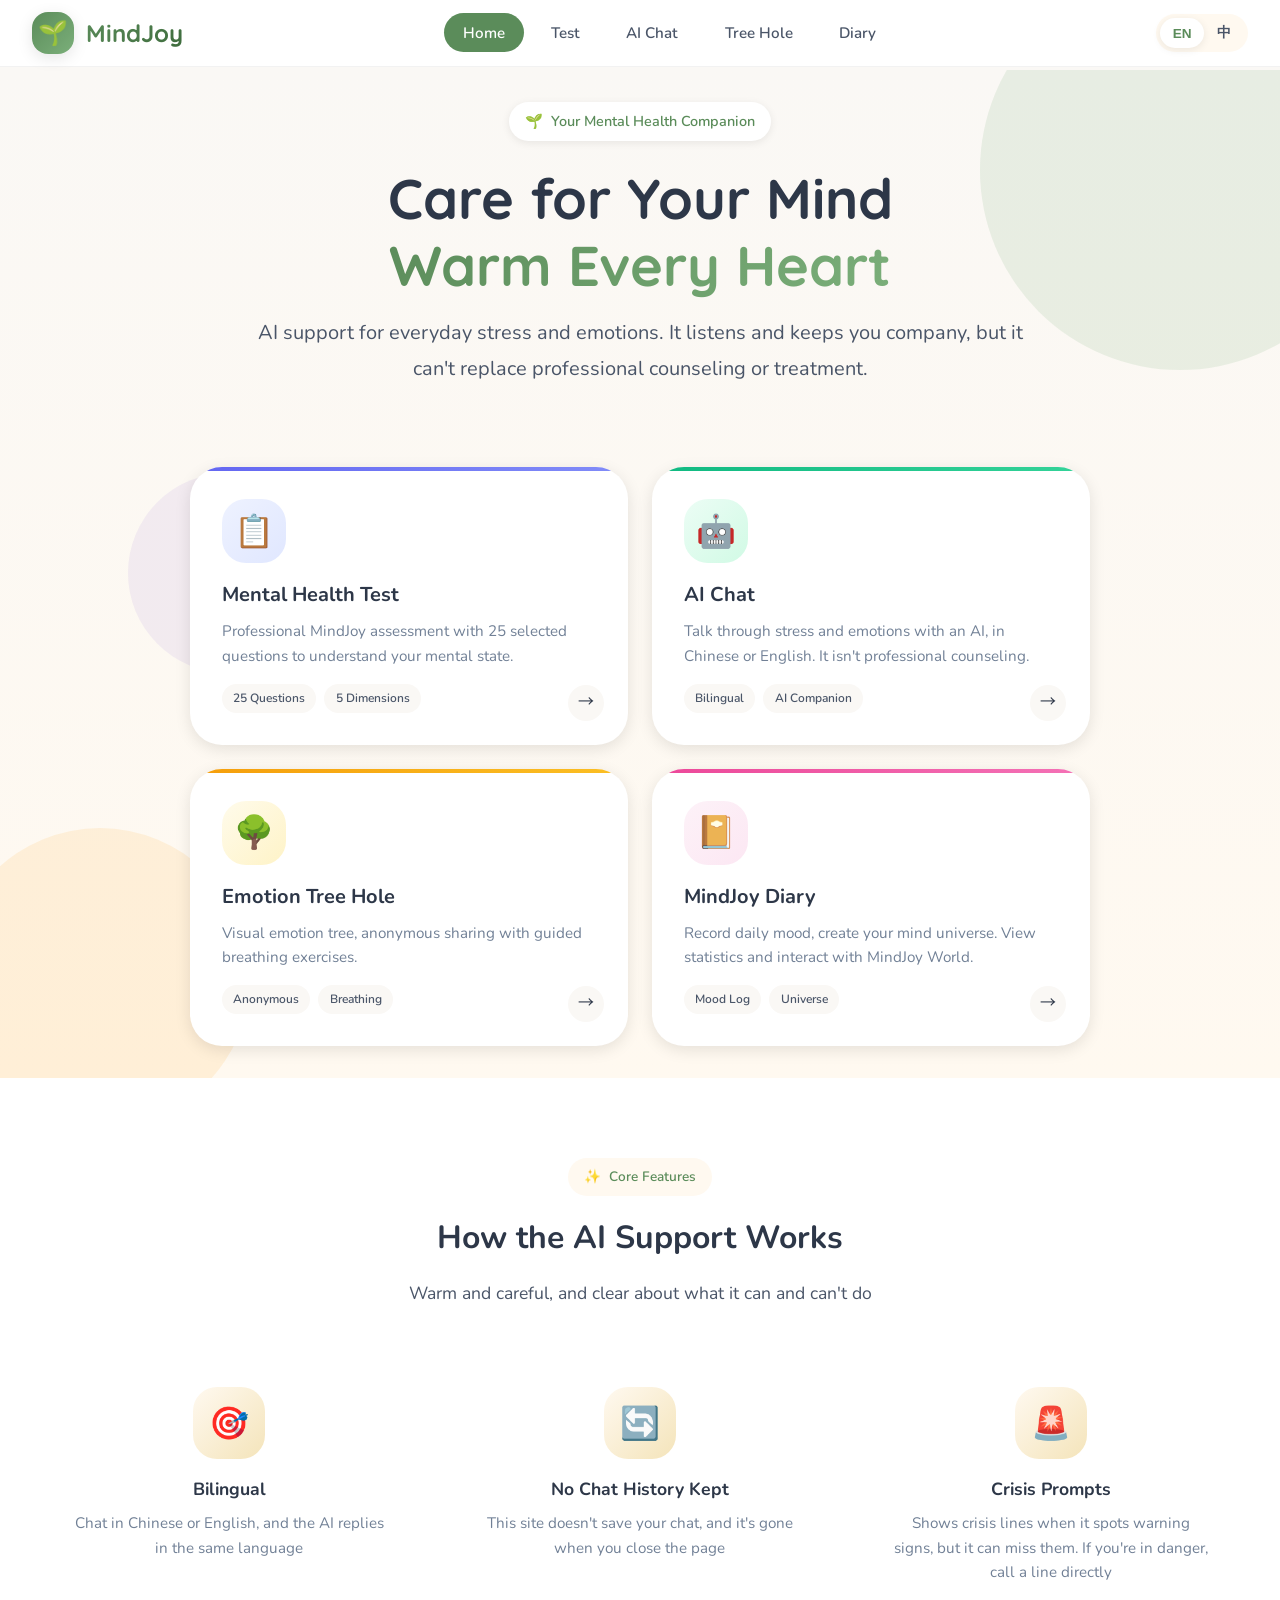
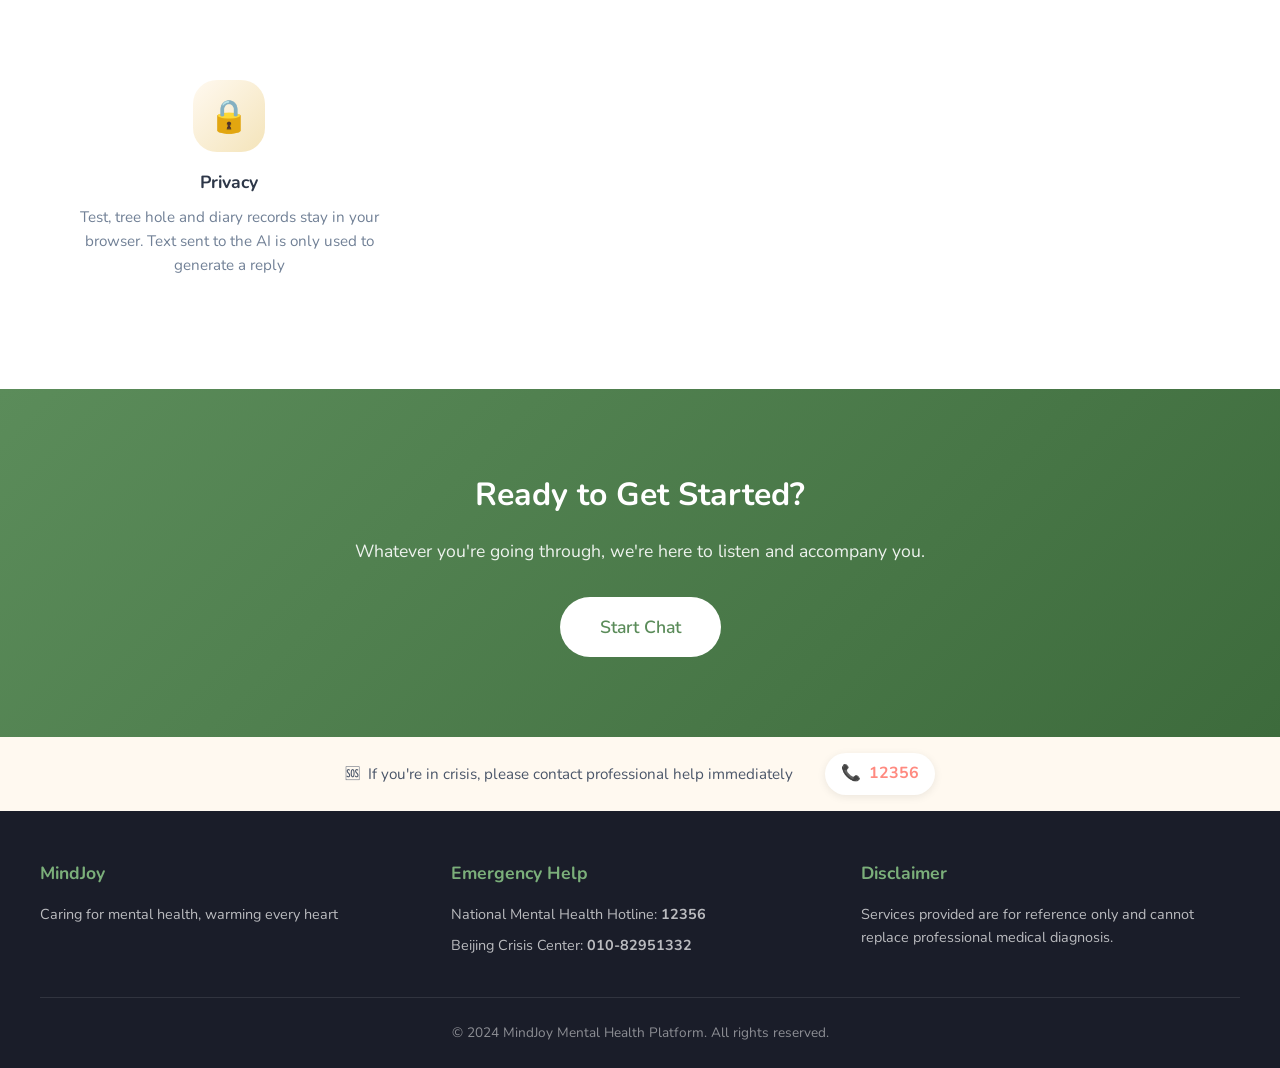
<file: index.html>
<!DOCTYPE html>
<html lang="en">
<head>
    <meta charset="UTF-8">
    <script src="static/js/api.js"></script>
    <meta name="viewport" content="width=device-width, initial-scale=1.0">
    <title>Home | 首页 - Mental Health Platform | 心理健康平台</title>
    <link rel="preconnect" href="https://fonts.googleapis.com">
    <link rel="preconnect" href="https://fonts.gstatic.com" crossorigin>
    <link href="https://fonts.googleapis.com/css2?family=Nunito:wght@300;400;500;600;700;800&family=Noto+Sans+SC:wght@300;400;500;700&family=Quicksand:wght@400;500;600;700&display=swap" rel="stylesheet">
    <link rel="stylesheet" href="static/css/style.css">
    
<style>
    .hero-section {
        min-height: calc(100vh - 70px);
        display: flex;
        flex-direction: column;
        justify-content: center;
        align-items: center;
        padding: 2rem;
        background: linear-gradient(180deg, var(--bg-cream) 0%, var(--bg-warm) 100%);
        position: relative;
        overflow: hidden;
    }

    /* 装饰性背景元素 */
    .hero-bg-shapes {
        position: absolute;
        top: 0;
        left: 0;
        right: 0;
        bottom: 0;
        pointer-events: none;
        overflow: hidden;
    }

    .bg-shape {
        position: absolute;
        border-radius: 50%;
        opacity: 0.15;
    }

    .bg-shape-1 {
        width: 400px;
        height: 400px;
        background: var(--primary-light);
        top: -100px;
        right: -100px;
        animation: float 8s ease-in-out infinite;
    }

    .bg-shape-2 {
        width: 300px;
        height: 300px;
        background: var(--accent-warm);
        bottom: -50px;
        left: -50px;
        animation: float 10s ease-in-out infinite reverse;
    }

    .bg-shape-3 {
        width: 200px;
        height: 200px;
        background: var(--accent-lavender);
        top: 40%;
        left: 10%;
        animation: float 6s ease-in-out infinite 2s;
    }

    .hero-content {
        text-align: center;
        max-width: 800px;
        z-index: 1;
        margin-bottom: 3rem;
    }

    .hero-badge {
        display: inline-flex;
        align-items: center;
        gap: 0.5rem;
        background: white;
        padding: 0.5rem 1rem;
        border-radius: var(--radius-full);
        font-size: 0.9rem;
        color: var(--primary);
        font-weight: 600;
        box-shadow: var(--shadow-sm);
        margin-bottom: 1.5rem;
    }

    .hero-title {
        font-family: 'Quicksand', 'Noto Sans SC', sans-serif;
        font-size: 3.5rem;
        font-weight: 700;
        line-height: 1.2;
        margin-bottom: 1rem;
        color: var(--text-dark);
    }

    .hero-title .highlight {
        background: linear-gradient(135deg, var(--primary) 0%, var(--primary-light) 100%);
        -webkit-background-clip: text;
        -webkit-text-fill-color: transparent;
        background-clip: text;
    }

    .hero-subtitle {
        font-size: 1.25rem;
        color: var(--text-medium);
        margin-bottom: 2rem;
        line-height: 1.8;
    }

    /* 知识星球风格的模块卡片 */
    .modules-container {
        display: grid;
        grid-template-columns: repeat(2, 1fr);
        gap: 1.5rem;
        max-width: 900px;
        width: 100%;
        z-index: 1;
    }

    .module-card {
        background: white;
        border-radius: var(--radius-xl);
        padding: 2rem;
        text-decoration: none;
        color: inherit;
        transition: all 0.4s cubic-bezier(0.175, 0.885, 0.32, 1.275);
        box-shadow: var(--shadow-md);
        position: relative;
        overflow: hidden;
        display: flex;
        flex-direction: column;
        min-height: 220px;
    }

    .module-card::before {
        content: '';
        position: absolute;
        top: 0;
        left: 0;
        right: 0;
        height: 4px;
        border-radius: var(--radius-xl) var(--radius-xl) 0 0;
        transition: height 0.3s ease;
    }

    .module-card:hover {
        transform: translateY(-8px);
        box-shadow: var(--shadow-lg);
    }

    .module-card:hover::before {
        height: 6px;
    }

    .module-card.assessment::before { background: linear-gradient(90deg, #6366f1, #818cf8); }
    .module-card.chat::before { background: linear-gradient(90deg, #10b981, #34d399); }
    .module-card.tree-hole::before { background: linear-gradient(90deg, #f59e0b, #fbbf24); }
    .module-card.diary::before { background: linear-gradient(90deg, #ec4899, #f472b6); }

    .module-icon {
        width: 64px;
        height: 64px;
        border-radius: var(--radius-lg);
        display: flex;
        align-items: center;
        justify-content: center;
        font-size: 2rem;
        margin-bottom: 1rem;
    }

    .module-card.assessment .module-icon {
        background: linear-gradient(135deg, #eef2ff 0%, #e0e7ff 100%);
    }

    .module-card.chat .module-icon {
        background: linear-gradient(135deg, #ecfdf5 0%, #d1fae5 100%);
    }

    .module-card.tree-hole .module-icon {
        background: linear-gradient(135deg, #fffbeb 0%, #fef3c7 100%);
    }

    .module-card.diary .module-icon {
        background: linear-gradient(135deg, #fdf2f8 0%, #fce7f3 100%);
    }

    .module-title {
        font-size: 1.25rem;
        font-weight: 700;
        margin-bottom: 0.5rem;
        color: var(--text-dark);
    }

    .module-desc {
        font-size: 0.95rem;
        color: var(--text-light);
        line-height: 1.6;
        flex: 1;
    }

    .module-tags {
        display: flex;
        flex-wrap: wrap;
        gap: 0.5rem;
        margin-top: 1rem;
    }

    .module-tag {
        font-size: 0.75rem;
        padding: 0.3rem 0.7rem;
        border-radius: var(--radius-full);
        background: var(--bg-cream);
        color: var(--text-medium);
        font-weight: 600;
    }

    .module-arrow {
        position: absolute;
        bottom: 1.5rem;
        right: 1.5rem;
        width: 36px;
        height: 36px;
        border-radius: 50%;
        background: var(--bg-cream);
        display: flex;
        align-items: center;
        justify-content: center;
        transition: all 0.3s ease;
    }

    .module-card:hover .module-arrow {
        background: var(--primary);
        color: white;
        transform: translateX(4px);
    }

    /* 特色区域 */
    .features-section {
        padding: 5rem 2rem;
        background: white;
    }

    .section-header {
        text-align: center;
        max-width: 600px;
        margin: 0 auto 3rem;
    }

    .section-badge {
        display: inline-flex;
        align-items: center;
        gap: 0.5rem;
        background: var(--bg-warm);
        padding: 0.5rem 1rem;
        border-radius: var(--radius-full);
        font-size: 0.85rem;
        color: var(--primary);
        font-weight: 600;
        margin-bottom: 1rem;
    }

    .section-title {
        font-size: 2rem;
        font-weight: 700;
        margin-bottom: 1rem;
        color: var(--text-dark);
    }

    .section-desc {
        color: var(--text-medium);
        font-size: 1.1rem;
    }

    .features-grid {
        display: grid;
        grid-template-columns: repeat(auto-fit, minmax(280px, 1fr));
        gap: 2rem;
        max-width: 1200px;
        margin: 0 auto;
    }

    .feature-item {
        text-align: center;
        padding: 2rem;
    }

    .feature-icon {
        width: 72px;
        height: 72px;
        border-radius: var(--radius-lg);
        background: linear-gradient(135deg, var(--bg-warm) 0%, var(--secondary) 100%);
        display: flex;
        align-items: center;
        justify-content: center;
        font-size: 2rem;
        margin: 0 auto 1rem;
    }

    .feature-title {
        font-size: 1.1rem;
        font-weight: 700;
        margin-bottom: 0.5rem;
        color: var(--text-dark);
    }

    .feature-desc {
        font-size: 0.95rem;
        color: var(--text-light);
    }

    /* CTA区域 */
    .cta-section {
        padding: 5rem 2rem;
        background: linear-gradient(135deg, var(--primary) 0%, var(--primary-dark) 100%);
        text-align: center;
        color: white;
    }

    .cta-content {
        max-width: 600px;
        margin: 0 auto;
    }

    .cta-title {
        font-size: 2rem;
        font-weight: 700;
        margin-bottom: 1rem;
    }

    .cta-desc {
        font-size: 1.1rem;
        opacity: 0.9;
        margin-bottom: 2rem;
    }

    .cta-btn {
        background: white;
        color: var(--primary);
        padding: 1rem 2.5rem;
        font-size: 1.1rem;
    }

    .cta-btn:hover {
        transform: translateY(-2px);
        box-shadow: 0 8px 25px rgba(0, 0, 0, 0.2);
    }

    /* 紧急求助 */
    .emergency-bar {
        background: var(--bg-warm);
        padding: 1rem 2rem;
        display: flex;
        align-items: center;
        justify-content: center;
        gap: 2rem;
        flex-wrap: wrap;
    }

    .emergency-text {
        display: flex;
        align-items: center;
        gap: 0.5rem;
        font-size: 0.95rem;
        color: var(--text-medium);
    }

    .emergency-phone {
        display: flex;
        align-items: center;
        gap: 0.5rem;
        text-decoration: none;
        background: white;
        padding: 0.5rem 1rem;
        border-radius: var(--radius-full);
        font-weight: 700;
        color: var(--accent-coral);
        box-shadow: var(--shadow-sm);
        transition: all 0.3s ease;
    }

    .emergency-phone:hover {
        transform: scale(1.05);
        box-shadow: var(--shadow-md);
    }

    /* 响应式 */
    @media (max-width: 768px) {
        .hero-title {
            font-size: 2.25rem;
        }

        .hero-subtitle {
            font-size: 1rem;
        }

        .modules-container {
            grid-template-columns: 1fr;
            padding: 0 1rem;
        }

        .module-card {
            min-height: auto;
        }
    }
</style>

</head>
<body>
    <!-- 导航栏 -->
    <nav class="navbar">
        <div class="nav-container">
            <a href="index.html" class="nav-logo">
                <div class="logo-icon">🌱</div>
                <span class="logo-text">MindJoy</span>
            </a>
            <ul class="nav-menu" id="navMenu">
                <li><a href="index.html" class="nav-link active" data-zh="首页" data-en="Home">Home</a></li>
                <li><a href="assessment.html" class="nav-link " data-zh="心理测试" data-en="Test">Test</a></li>
                <li><a href="chat.html" class="nav-link " data-zh="AI 对话" data-en="AI Chat">AI Chat</a></li>
                <li><a href="tree-hole.html" class="nav-link " data-zh="情绪树洞" data-en="Tree Hole">Tree Hole</a></li>
                <li><a href="diary.html" class="nav-link " data-zh="Mindjoy日记" data-en="Diary">Diary</a></li>
                <!-- 移动端语言切换 -->
                <li class="mobile-lang-switch">
                    <div class="lang-switch-mobile">
                        <button class="lang-btn-mobile" data-lang="en" onclick="switchLang('en')">English</button>
                        <span class="lang-divider">|</span>
                        <button class="lang-btn-mobile" data-lang="zh" onclick="switchLang('zh')">中文</button>
                    </div>
                </li>
            </ul>
            <div class="nav-right">
                <div class="lang-switch">
                    <button class="lang-btn active" data-lang="en" onclick="switchLang('en')">EN</button>
                    <button class="lang-btn" data-lang="zh" onclick="switchLang('zh')">中</button>
                </div>
            </div>
            <button class="nav-toggle" id="navToggle" onclick="toggleNav()">
                <span></span>
                <span></span>
                <span></span>
            </button>
        </div>
    </nav>

    <!-- 主内容 -->
    <main class="main-content">
        
<!-- 英雄区域 -->
<section class="hero-section">
    <div class="hero-bg-shapes">
        <div class="bg-shape bg-shape-1"></div>
        <div class="bg-shape bg-shape-2"></div>
        <div class="bg-shape bg-shape-3"></div>
    </div>
    
    <div class="hero-content">
        <div class="hero-badge">
            <span>🌱</span>
            <span data-zh="你的心灵伙伴" data-en="Your Mental Health Companion">Your Mental Health Companion</span>
        </div>
        <h1 class="hero-title">
            <span data-zh="关爱心理健康" data-en="Care for Your Mind">Care for Your Mind</span><br>
            <span class="highlight" data-zh="温暖每一颗心" data-en="Warm Every Heart">Warm Every Heart</span>
        </h1>
        <p class="hero-subtitle" data-zh="用 AI 陪你梳理情绪和压力，倾听、理解、陪伴。它不能替代专业的心理咨询或治疗。" data-en="AI support for everyday stress and emotions. It listens and keeps you company, but it can't replace professional counseling or treatment.">AI support for everyday stress and emotions. It listens and keeps you company, but it can't replace professional counseling or treatment.</p>
    </div>

    <!-- 四大功能模块 -->
    <div class="modules-container">
        <!-- 心理测试 -->
        <a href="assessment.html" class="module-card assessment">
            <div class="module-icon">📋</div>
            <h3 class="module-title" data-zh="心理测试" data-en="Mental Health Test">Mental Health Test</h3>
            <p class="module-desc" data-zh="专业的MindJoy心理测评，25道精选问题，科学了解你的心理状态。" data-en="Professional MindJoy assessment with 25 selected questions to understand your mental state.">
                Professional MindJoy assessment with 25 selected questions to understand your mental state.
            </p>
            <div class="module-tags">
                <span class="module-tag" data-zh="25题测试" data-en="25 Questions">25 Questions</span>
                <span class="module-tag" data-zh="五维评估" data-en="5 Dimensions">5 Dimensions</span>
            </div>
            <div class="module-arrow">→</div>
        </a>

        <!-- AI心理咨询 -->
        <a href="chat.html" class="module-card chat">
            <div class="module-icon">🤖</div>
            <h3 class="module-title" data-zh="AI 对话" data-en="AI Chat">AI Chat</h3>
            <p class="module-desc" data-zh="和 AI 聊聊压力与情绪，支持中英文。它不是专业心理咨询。" data-en="Talk through stress and emotions with an AI, in Chinese or English. It isn't professional counseling.">Talk through stress and emotions with an AI, in Chinese or English. It isn't professional counseling.</p>
            <div class="module-tags">
                <span class="module-tag" data-zh="双语支持" data-en="Bilingual">Bilingual</span>
                <span class="module-tag" data-zh="AI 陪伴" data-en="AI Companion">AI Companion</span>
            </div>
            <div class="module-arrow">→</div>
        </a>

        <!-- 情绪树洞 -->
        <a href="tree-hole.html" class="module-card tree-hole">
            <div class="module-icon">🌳</div>
            <h3 class="module-title" data-zh="情绪树洞" data-en="Emotion Tree Hole">Emotion Tree Hole</h3>
            <p class="module-desc" data-zh="可视化情绪大树，匿名倾诉心声，配合引导式深呼吸与放松练习。" data-en="Visual emotion tree, anonymous sharing with guided breathing exercises.">
                Visual emotion tree, anonymous sharing with guided breathing exercises.
            </p>
            <div class="module-tags">
                <span class="module-tag" data-zh="匿名倾诉" data-en="Anonymous">Anonymous</span>
                <span class="module-tag" data-zh="呼吸练习" data-en="Breathing">Breathing</span>
            </div>
            <div class="module-arrow">→</div>
        </a>

        <!-- MindJoy日记 -->
        <a href="diary.html" class="module-card diary">
            <div class="module-icon">📔</div>
            <h3 class="module-title" data-zh="MindJoy日记" data-en="MindJoy Diary">MindJoy Diary</h3>
            <p class="module-desc" data-zh="记录每日心情，打造你的心灵宇宙。查看心情统计，与MindJoy世界互动。" data-en="Record daily mood, create your mind universe. View statistics and interact with MindJoy World.">
                Record daily mood, create your mind universe. View statistics and interact with MindJoy World.
            </p>
            <div class="module-tags">
                <span class="module-tag" data-zh="心情记录" data-en="Mood Log">Mood Log</span>
                <span class="module-tag" data-zh="宇宙视图" data-en="Universe">Universe</span>
            </div>
            <div class="module-arrow">→</div>
        </a>
    </div>
</section>

<!-- 特色功能 -->
<section class="features-section">
    <div class="section-header">
        <div class="section-badge">
            <span>✨</span>
            <span data-zh="核心功能" data-en="Core Features">Core Features</span>
        </div>
        <h2 class="section-title" data-zh="AI 陪伴如何工作" data-en="How the AI Support Works">How the AI Support Works</h2>
        <p class="section-desc" data-zh="温暖、谨慎，也清楚自己能做什么、不能做什么" data-en="Warm and careful, and clear about what it can and can't do">Warm and careful, and clear about what it can and can't do</p>
    </div>

    <div class="features-grid">
        <div class="feature-item">
            <div class="feature-icon">🎯</div>
            <h3 class="feature-title" data-zh="中英双语" data-en="Bilingual">Bilingual</h3>
            <p class="feature-desc" data-zh="用中文或英文都可以聊，AI 会用你使用的语言回复" data-en="Chat in Chinese or English, and the AI replies in the same language">Chat in Chinese or English, and the AI replies in the same language</p>
        </div>
        <div class="feature-item">
            <div class="feature-icon">🔄</div>
            <h3 class="feature-title" data-zh="不留存对话" data-en="No Chat History Kept">No Chat History Kept</h3>
            <p class="feature-desc" data-zh="本站不保存你的对话，关闭页面后记录就没有了" data-en="This site doesn't save your chat, and it's gone when you close the page">This site doesn't save your chat, and it's gone when you close the page</p>
        </div>
        <div class="feature-item">
            <div class="feature-icon">🚨</div>
            <h3 class="feature-title" data-zh="危机提示" data-en="Crisis Prompts">Crisis Prompts</h3>
            <p class="feature-desc" data-zh="发现危险信号时会显示心理援助热线，但可能有遗漏。有危险时请直接拨打热线" data-en="Shows crisis lines when it spots warning signs, but it can miss them. If you're in danger, call a line directly">Shows crisis lines when it spots warning signs, but it can miss them. If you're in danger, call a line directly</p>
        </div>
        <div class="feature-item">
            <div class="feature-icon">🔒</div>
            <h3 class="feature-title" data-zh="隐私说明" data-en="Privacy">Privacy</h3>
            <p class="feature-desc" data-zh="测试、树洞和日记的记录存在你的浏览器里。发给 AI 的文字只用来生成回复" data-en="Test, tree hole and diary records stay in your browser. Text sent to the AI is only used to generate a reply">Test, tree hole and diary records stay in your browser. Text sent to the AI is only used to generate a reply</p>
        </div>
    </div>
</section>

<!-- CTA区域 -->
<section class="cta-section">
    <div class="cta-content">
        <h2 class="cta-title" data-zh="准备好开始了吗？" data-en="Ready to Get Started?">Ready to Get Started?</h2>
        <p class="cta-desc" data-zh="无论你正在经历什么，我们都在这里倾听和陪伴。" data-en="Whatever you're going through, we're here to listen and accompany you.">
            Whatever you're going through, we're here to listen and accompany you.
        </p>
        <a href="chat.html" class="btn cta-btn" data-zh="开始对话" data-en="Start Chat">Start Chat</a>
    </div>
</section>

<!-- 紧急求助栏 -->
<div class="emergency-bar">
    <div class="emergency-text">
        <span>🆘</span>
        <span data-zh="如果你正处于危机中，请立即联系专业帮助" data-en="If you're in crisis, please contact professional help immediately">
            If you're in crisis, please contact professional help immediately
        </span>
    </div>
    <a href="tel:12356" class="emergency-phone">
        <span>📞</span>
        <span>12356</span>
    </a>
</div>

    </main>

    <!-- 页脚 -->
    <footer class="footer">
        <div class="footer-container">
            <div class="footer-section">
                <h4 data-zh="MindJoy 心灵乐园" data-en="MindJoy">MindJoy</h4>
                <p data-zh="关爱心理健康，温暖每一颗心" data-en="Caring for mental health, warming every heart">Caring for mental health, warming every heart</p>
            </div>
            <div class="footer-section">
                <h4 data-zh="紧急求助" data-en="Emergency Help">Emergency Help</h4>
                <p><span data-zh="全国心理援助热线" data-en="National Mental Health Hotline">National Mental Health Hotline</span>: <strong>12356</strong></p>
                <p><span data-zh="北京心理危机中心" data-en="Beijing Crisis Center">Beijing Crisis Center</span>: <strong>010-82951332</strong></p>
            </div>
            <div class="footer-section">
                <h4 data-zh="声明" data-en="Disclaimer">Disclaimer</h4>
                <p data-zh="本平台提供的服务仅供参考，不能替代专业医疗诊断和治疗。" data-en="Services provided are for reference only and cannot replace professional medical diagnosis.">Services provided are for reference only and cannot replace professional medical diagnosis.</p>
            </div>
        </div>
        <div class="footer-bottom">
            <p>&copy; 2024 MindJoy Mental Health Platform. All rights reserved.</p>
        </div>
    </footer>

    <!-- 危机提示模态框 -->
    <div class="modal" id="crisisModal">
        <div class="modal-content crisis-modal">
            <div class="modal-header">
                <h3 data-zh="💚 我们很担心你" data-en="💚 We're Here For You">💚 We're Here For You</h3>
            </div>
            <div class="modal-body">
                <p data-zh="我们注意到你可能正在经历困难时刻。请记住，你不是一个人。" data-en="We noticed you might be going through a difficult time. Remember, you're not alone.">We noticed you might be going through a difficult time. Remember, you're not alone.</p>
                <div class="crisis-contacts">
                    <h4 data-zh="如果你需要帮助，请联系：" data-en="If you need help, please contact:">If you need help, please contact:</h4>
                    <ul>
                        <li>📞 <span data-zh="全国心理援助热线" data-en="National Mental Health Hotline">National Mental Health Hotline</span>: <a href="tel:12356">12356</a></li>
                        <li>📞 <span data-zh="北京心理危机中心" data-en="Beijing Crisis Center">Beijing Crisis Center</span>: <a href="tel:010-82951332">010-82951332</a></li>
                        <li>📞 <span data-zh="生命热线" data-en="Lifeline">Lifeline</span>: <a href="tel:400-821-1215">400-821-1215</a></li>
                    </ul>
                </div>
            </div>
            <div class="modal-footer">
                <button class="btn btn-primary" onclick="closeCrisisModal()" data-zh="我知道了" data-en="I Understand">I Understand</button>
            </div>
        </div>
    </div>

    <script>
        let currentLang = localStorage.getItem('mindjoy_lang') || 'en';
        
        function switchLang(lang) {
            currentLang = lang;
            localStorage.setItem('mindjoy_lang', lang);
            document.documentElement.lang = lang === 'zh' ? 'zh-CN' : 'en';
            // 更新桌面端语言按钮
            document.querySelectorAll('.lang-btn').forEach(btn => {
                btn.classList.toggle('active', btn.dataset.lang === lang);
            });
            // 更新移动端语言按钮
            document.querySelectorAll('.lang-btn-mobile').forEach(btn => {
                btn.classList.toggle('active', btn.dataset.lang === lang);
            });
            // 更新所有带有 data-zh/data-en 属性的元素
            document.querySelectorAll('[data-zh][data-en]').forEach(el => {
                el.textContent = el.dataset[lang];
            });
            window.dispatchEvent(new CustomEvent('langchange', { detail: { lang } }));
        }
        
        document.addEventListener('DOMContentLoaded', () => switchLang(currentLang));
        
        function toggleNav() {
            document.getElementById('navMenu').classList.toggle('active');
        }
        
        function showCrisisModal() {
            document.getElementById('crisisModal').classList.add('active');
        }
        
        function closeCrisisModal() {
            document.getElementById('crisisModal').classList.remove('active');
        }
    </script>
    <script src="static/js/main.js"></script>
    
</body>
</html>
</file>
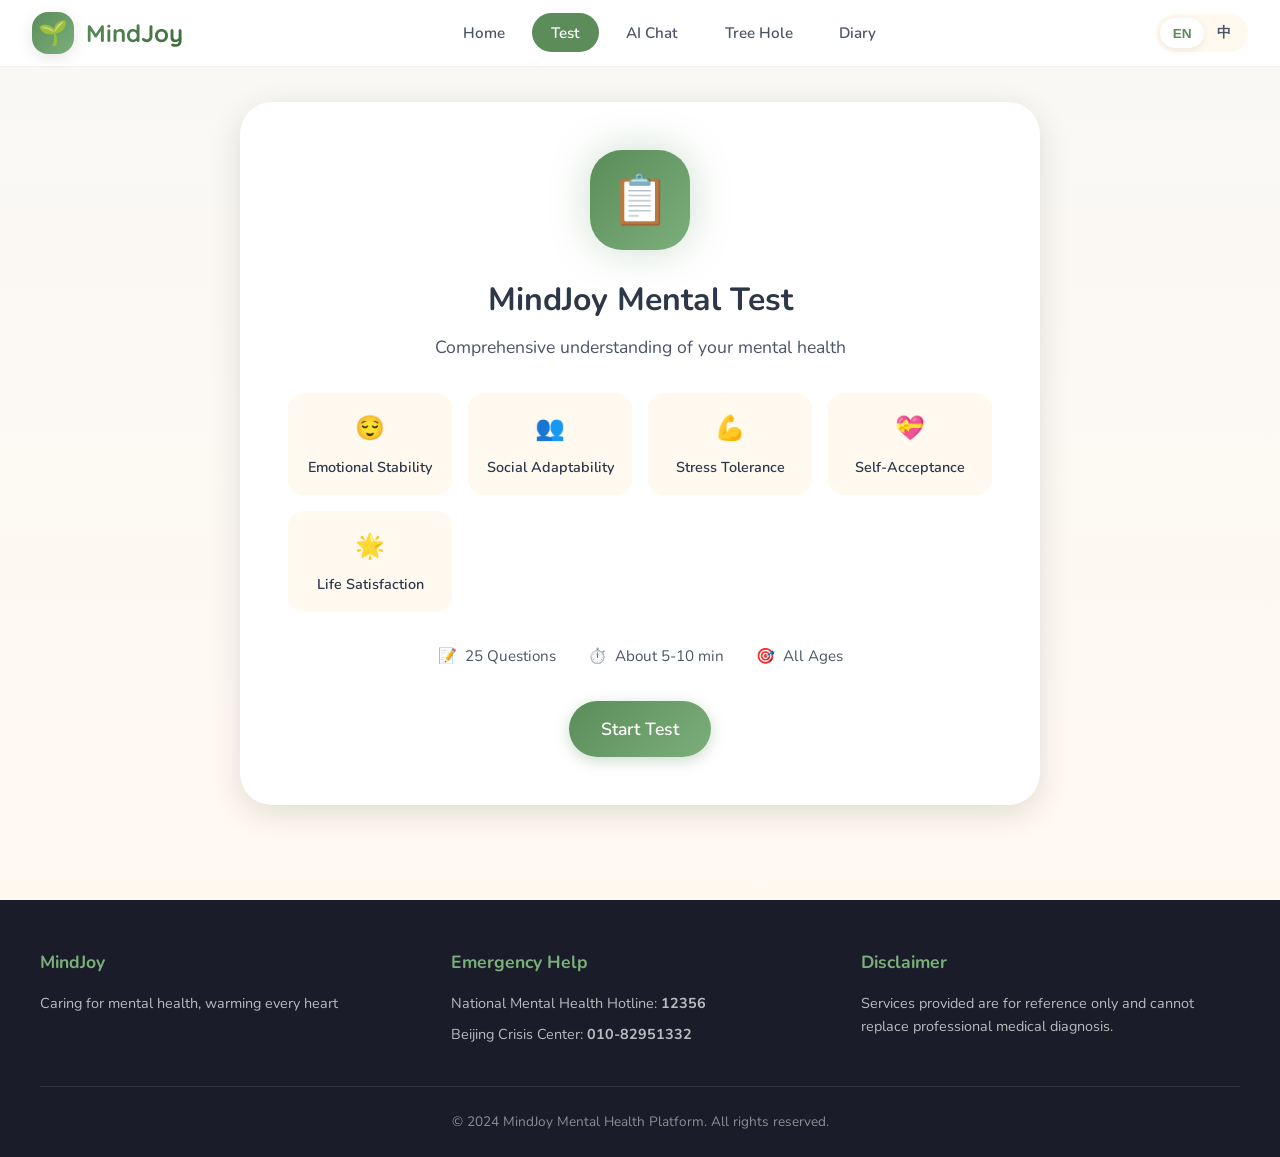
<file: assessment.html>
<!DOCTYPE html>
<html lang="en">
<head>
    <meta charset="UTF-8">
    <script src="static/js/api.js"></script>
    <meta name="viewport" content="width=device-width, initial-scale=1.0">
    <title>Mental Test | 心理测试 - Mental Health Platform | 心理健康平台</title>
    <link rel="preconnect" href="https://fonts.googleapis.com">
    <link rel="preconnect" href="https://fonts.gstatic.com" crossorigin>
    <link href="https://fonts.googleapis.com/css2?family=Nunito:wght@300;400;500;600;700;800&family=Noto+Sans+SC:wght@300;400;500;700&family=Quicksand:wght@400;500;600;700&display=swap" rel="stylesheet">
    <link rel="stylesheet" href="static/css/style.css">
    
<style>
    .assessment-page {
        min-height: calc(100vh - 70px);
        background: linear-gradient(180deg, var(--bg-cream) 0%, var(--bg-warm) 100%);
        padding: 2rem;
    }

    .assessment-container {
        max-width: 800px;
        margin: 0 auto;
    }

    /* 开始页面 */
    .start-screen {
        background: white;
        border-radius: var(--radius-xl);
        padding: 3rem;
        text-align: center;
        box-shadow: var(--shadow-lg);
    }

    .start-icon {
        width: 100px;
        height: 100px;
        background: linear-gradient(135deg, var(--primary) 0%, var(--primary-light) 100%);
        border-radius: var(--radius-xl);
        display: flex;
        align-items: center;
        justify-content: center;
        font-size: 3rem;
        margin: 0 auto 1.5rem;
        box-shadow: var(--shadow-glow);
    }

    .start-title {
        font-size: 2rem;
        font-weight: 700;
        margin-bottom: 0.5rem;
        color: var(--text-dark);
    }

    .start-subtitle {
        font-size: 1.1rem;
        color: var(--text-medium);
        margin-bottom: 2rem;
    }

    .dimensions-grid {
        display: grid;
        grid-template-columns: repeat(auto-fit, minmax(140px, 1fr));
        gap: 1rem;
        margin-bottom: 2rem;
    }

    .dimension-item {
        background: var(--bg-warm);
        padding: 1rem;
        border-radius: var(--radius-md);
        text-align: center;
    }

    .dimension-icon {
        font-size: 1.5rem;
        margin-bottom: 0.5rem;
    }

    .dimension-name {
        font-size: 0.9rem;
        font-weight: 600;
        color: var(--text-dark);
    }

    .start-info {
        display: flex;
        justify-content: center;
        gap: 2rem;
        margin-bottom: 2rem;
        flex-wrap: wrap;
    }

    .info-item {
        display: flex;
        align-items: center;
        gap: 0.5rem;
        font-size: 0.95rem;
        color: var(--text-medium);
    }

    /* 问题页面 */
    .question-screen {
        display: none;
    }

    .question-screen.active {
        display: block;
    }

    .progress-section {
        background: white;
        border-radius: var(--radius-lg);
        padding: 1.5rem;
        margin-bottom: 1.5rem;
        box-shadow: var(--shadow-sm);
    }

    .progress-header {
        display: flex;
        justify-content: space-between;
        align-items: center;
        margin-bottom: 0.75rem;
    }

    .progress-text {
        font-size: 0.95rem;
        color: var(--text-medium);
    }

    .progress-text span {
        color: var(--primary);
        font-weight: 700;
    }

    .progress-bar {
        height: 10px;
        background: var(--bg-cream);
        border-radius: var(--radius-full);
        overflow: hidden;
    }

    .progress-fill {
        height: 100%;
        background: linear-gradient(90deg, var(--primary) 0%, var(--primary-light) 100%);
        border-radius: var(--radius-full);
        transition: width 0.5s ease;
    }

    .question-card {
        background: white;
        border-radius: var(--radius-xl);
        padding: 2rem;
        box-shadow: var(--shadow-md);
        animation: fadeIn 0.5s ease;
    }

    .question-number {
        display: inline-flex;
        align-items: center;
        justify-content: center;
        width: 40px;
        height: 40px;
        background: linear-gradient(135deg, var(--primary) 0%, var(--primary-light) 100%);
        color: white;
        border-radius: 50%;
        font-weight: 700;
        font-size: 1rem;
        margin-bottom: 1rem;
    }

    .question-text {
        font-size: 1.25rem;
        font-weight: 600;
        color: var(--text-dark);
        margin-bottom: 1.5rem;
        line-height: 1.6;
    }

    .options-list {
        display: flex;
        flex-direction: column;
        gap: 0.75rem;
    }

    .option-item {
        position: relative;
    }

    .option-input {
        position: absolute;
        opacity: 0;
        cursor: pointer;
    }

    .option-label {
        display: flex;
        align-items: center;
        gap: 1rem;
        padding: 1rem 1.25rem;
        background: var(--bg-cream);
        border-radius: var(--radius-md);
        cursor: pointer;
        transition: all 0.3s ease;
        border: 2px solid transparent;
    }

    .option-label:hover {
        background: var(--bg-warm);
        border-color: var(--primary-light);
    }

    .option-input:checked + .option-label {
        background: linear-gradient(135deg, rgba(91, 140, 90, 0.1) 0%, rgba(123, 175, 122, 0.1) 100%);
        border-color: var(--primary);
    }

    .option-letter {
        width: 32px;
        height: 32px;
        border-radius: 50%;
        background: white;
        display: flex;
        align-items: center;
        justify-content: center;
        font-weight: 700;
        font-size: 0.9rem;
        color: var(--text-medium);
        flex-shrink: 0;
        transition: all 0.3s ease;
    }

    .option-input:checked + .option-label .option-letter {
        background: var(--primary);
        color: white;
    }

    .option-text {
        flex: 1;
        font-size: 1rem;
        color: var(--text-dark);
    }

    .question-nav {
        display: flex;
        justify-content: space-between;
        margin-top: 2rem;
        gap: 1rem;
    }

    .nav-btn {
        padding: 0.75rem 1.5rem;
        border-radius: var(--radius-full);
        font-size: 1rem;
        font-weight: 600;
        cursor: pointer;
        transition: all 0.3s ease;
        border: none;
        font-family: inherit;
    }

    .nav-btn.prev {
        background: var(--bg-cream);
        color: var(--text-medium);
    }

    .nav-btn.prev:hover:not(:disabled) {
        background: var(--bg-warm);
    }

    .nav-btn.prev:disabled {
        opacity: 0.5;
        cursor: not-allowed;
    }

    .nav-btn.next {
        background: linear-gradient(135deg, var(--primary) 0%, var(--primary-light) 100%);
        color: white;
        box-shadow: 0 4px 15px rgba(91, 140, 90, 0.3);
    }

    .nav-btn.next:hover {
        transform: translateY(-2px);
        box-shadow: 0 6px 20px rgba(91, 140, 90, 0.4);
    }

    /* 结果页面 */
    .result-screen {
        display: none;
    }

    .result-screen.active {
        display: block;
    }

    .result-card {
        background: white;
        border-radius: var(--radius-xl);
        overflow: hidden;
        box-shadow: var(--shadow-lg);
    }

    .result-header {
        padding: 2.5rem;
        text-align: center;
        color: white;
    }

    .result-header.excellent {
        background: linear-gradient(135deg, #10b981 0%, #34d399 100%);
    }

    .result-header.good {
        background: linear-gradient(135deg, #3b82f6 0%, #60a5fa 100%);
    }

    .result-header.balanced {
        background: linear-gradient(135deg, #f59e0b 0%, #fbbf24 100%);
    }

    .result-header.warning {
        background: linear-gradient(135deg, #f97316 0%, #fb923c 100%);
    }

    .result-header.critical {
        background: linear-gradient(135deg, #ef4444 0%, #f87171 100%);
    }

    .result-icon {
        font-size: 4rem;
        margin-bottom: 1rem;
    }

    .result-title {
        font-size: 1.75rem;
        font-weight: 700;
        margin-bottom: 0.5rem;
    }

    .result-score {
        font-size: 3rem;
        font-weight: 800;
    }

    .result-score span {
        font-size: 1.25rem;
        opacity: 0.8;
    }

    .result-body {
        padding: 2rem;
    }

    .result-section {
        margin-bottom: 1.5rem;
    }

    .result-section-title {
        font-size: 1.1rem;
        font-weight: 700;
        color: var(--text-dark);
        margin-bottom: 0.75rem;
        display: flex;
        align-items: center;
        gap: 0.5rem;
    }

    .result-section-content {
        font-size: 1rem;
        color: var(--text-medium);
        line-height: 1.8;
        background: var(--bg-cream);
        padding: 1.25rem;
        border-radius: var(--radius-md);
    }

    .suggestion-list {
        list-style: none;
        padding: 0;
    }

    .suggestion-list li {
        display: flex;
        align-items: flex-start;
        gap: 0.75rem;
        padding: 0.75rem 0;
        border-bottom: 1px solid var(--bg-cream);
    }

    .suggestion-list li:last-child {
        border-bottom: none;
    }

    .suggestion-icon {
        color: var(--primary);
        font-weight: bold;
    }

    .disclaimer {
        background: var(--bg-warm);
        padding: 1.25rem;
        border-radius: var(--radius-md);
        border-left: 4px solid var(--accent-warm);
    }

    .disclaimer-title {
        font-weight: 700;
        color: var(--text-dark);
        margin-bottom: 0.5rem;
    }

    .disclaimer-text {
        font-size: 0.9rem;
        color: var(--text-medium);
    }

    .result-actions {
        display: flex;
        gap: 1rem;
        margin-top: 2rem;
    }

    .result-btn {
        flex: 1;
        padding: 1rem;
        border-radius: var(--radius-full);
        font-size: 1rem;
        font-weight: 600;
        cursor: pointer;
        transition: all 0.3s ease;
        border: none;
        text-align: center;
        text-decoration: none;
    }

    .result-btn.secondary {
        background: var(--bg-cream);
        color: var(--text-dark);
    }

    .result-btn.primary {
        background: linear-gradient(135deg, var(--primary) 0%, var(--primary-light) 100%);
        color: white;
    }

    @media (max-width: 768px) {
        .assessment-page {
            padding: 1rem;
        }

        .start-screen, .question-card, .result-card {
            padding: 1.5rem;
        }

        .question-text {
            font-size: 1.1rem;
        }

        .result-actions {
            flex-direction: column;
        }
    }
</style>

</head>
<body>
    <!-- 导航栏 -->
    <nav class="navbar">
        <div class="nav-container">
            <a href="index.html" class="nav-logo">
                <div class="logo-icon">🌱</div>
                <span class="logo-text">MindJoy</span>
            </a>
            <ul class="nav-menu" id="navMenu">
                <li><a href="index.html" class="nav-link " data-zh="首页" data-en="Home">Home</a></li>
                <li><a href="assessment.html" class="nav-link active" data-zh="心理测试" data-en="Test">Test</a></li>
                <li><a href="chat.html" class="nav-link " data-zh="AI 对话" data-en="AI Chat">AI Chat</a></li>
                <li><a href="tree-hole.html" class="nav-link " data-zh="情绪树洞" data-en="Tree Hole">Tree Hole</a></li>
                <li><a href="diary.html" class="nav-link " data-zh="Mindjoy日记" data-en="Diary">Diary</a></li>
                <!-- 移动端语言切换 -->
                <li class="mobile-lang-switch">
                    <div class="lang-switch-mobile">
                        <button class="lang-btn-mobile" data-lang="en" onclick="switchLang('en')">English</button>
                        <span class="lang-divider">|</span>
                        <button class="lang-btn-mobile" data-lang="zh" onclick="switchLang('zh')">中文</button>
                    </div>
                </li>
            </ul>
            <div class="nav-right">
                <div class="lang-switch">
                    <button class="lang-btn active" data-lang="en" onclick="switchLang('en')">EN</button>
                    <button class="lang-btn" data-lang="zh" onclick="switchLang('zh')">中</button>
                </div>
            </div>
            <button class="nav-toggle" id="navToggle" onclick="toggleNav()">
                <span></span>
                <span></span>
                <span></span>
            </button>
        </div>
    </nav>

    <!-- 主内容 -->
    <main class="main-content">
        
<div class="assessment-page">
    <div class="assessment-container">
        <!-- 开始页面 -->
        <div class="start-screen" id="startScreen">
            <div class="start-icon">📋</div>
            <h1 class="start-title" data-zh="MindJoy 心理测试" data-en="MindJoy Mental Test">MindJoy Mental Test</h1>
            <p class="start-subtitle" data-zh="全面了解你的心理健康状态" data-en="Comprehensive understanding of your mental health">Comprehensive understanding of your mental health</p>
            
            <div class="dimensions-grid">
                <div class="dimension-item">
                    <div class="dimension-icon">😌</div>
                    <div class="dimension-name" data-zh="情绪稳定度" data-en="Emotional Stability">Emotional Stability</div>
                </div>
                <div class="dimension-item">
                    <div class="dimension-icon">👥</div>
                    <div class="dimension-name" data-zh="人际适应力" data-en="Social Adaptability">Social Adaptability</div>
                </div>
                <div class="dimension-item">
                    <div class="dimension-icon">💪</div>
                    <div class="dimension-name" data-zh="压力耐受度" data-en="Stress Tolerance">Stress Tolerance</div>
                </div>
                <div class="dimension-item">
                    <div class="dimension-icon">💝</div>
                    <div class="dimension-name" data-zh="自我接纳度" data-en="Self-Acceptance">Self-Acceptance</div>
                </div>
                <div class="dimension-item">
                    <div class="dimension-icon">🌟</div>
                    <div class="dimension-name" data-zh="生活愉悦感" data-en="Life Satisfaction">Life Satisfaction</div>
                </div>
            </div>

            <div class="start-info">
                <div class="info-item">
                    <span>📝</span>
                    <span data-zh="25道问题" data-en="25 Questions">25 Questions</span>
                </div>
                <div class="info-item">
                    <span>⏱️</span>
                    <span data-zh="约5-10分钟" data-en="About 5-10 min">About 5-10 min</span>
                </div>
                <div class="info-item">
                    <span>🎯</span>
                    <span data-zh="适用全年龄段" data-en="All Ages">All Ages</span>
                </div>
            </div>

            <button class="btn btn-primary btn-lg" onclick="startTest()" data-zh="开始测试" data-en="Start Test">Start Test</button>
        </div>

        <!-- 问题页面 -->
        <div class="question-screen" id="questionScreen">
            <div class="progress-section">
                <div class="progress-header">
                    <div class="progress-text">
                        <span data-zh="第" data-en="Question">Question</span> <span id="currentNum">1</span> <span data-zh="题 / 共 25 题" data-en="of 25">of 25</span>
                    </div>
                    <div class="progress-text">
                        <span id="progressPercent">4</span>%
                    </div>
                </div>
                <div class="progress-bar">
                    <div class="progress-fill" id="progressFill" style="width: 4%"></div>
                </div>
            </div>

            <div class="question-card" id="questionCard">
                <div class="question-number" id="questionNumber">1</div>
                <div class="question-text" id="questionText"></div>
                <div class="options-list" id="optionsList"></div>
                <div class="question-nav">
                    <button class="nav-btn prev" id="prevBtn" onclick="prevQuestion()" disabled data-zh="← 上一题" data-en="← Previous">← Previous</button>
                    <button class="nav-btn next" id="nextBtn" onclick="nextQuestion()" data-zh="下一题 →" data-en="Next →">Next →</button>
                </div>
            </div>
        </div>

        <!-- 结果页面 -->
        <div class="result-screen" id="resultScreen">
            <div class="result-card">
                <div class="result-header" id="resultHeader">
                    <div class="result-icon" id="resultIcon">🌟</div>
                    <div class="result-title" id="resultTitle"></div>
                    <div class="result-score"><span id="resultScore">0</span><span> / 100</span></div>
                </div>
                <div class="result-body">
                    <div class="result-section">
                        <h3 class="result-section-title">
                            <span>📖</span>
                            <span data-zh="结果解读" data-en="Result Interpretation">Result Interpretation</span>
                        </h3>
                        <div class="result-section-content" id="resultInterpretation"></div>
                    </div>

                    <!-- AI个性化分析 -->
                    <div class="result-section" id="aiAnalysisSection">
                        <h3 class="result-section-title">
                            <span>🌱</span>
                            <span data-zh="MindJoy AI 个性化分析" data-en="MindJoy AI Personal Analysis">MindJoy AI Personal Analysis</span>
                        </h3>
                        <div id="aiAnalysisLoading" style="text-align: center; padding: 1.5rem;">
                            <div style="width: 30px; height: 30px; border: 3px solid #E8F5E9; border-top-color: var(--primary); border-radius: 50%; animation: spin 1s linear infinite; margin: 0 auto 0.75rem;"></div>
                            <p style="color: var(--text-medium); font-size: 0.9rem;" data-zh="AI正在分析你的答题情况..." data-en="AI is analyzing your responses...">AI is analyzing your responses...</p>
                        </div>
                        <div id="aiAnalysisContent" class="result-section-content" style="display: none; background: linear-gradient(135deg, #E8F5E9 0%, #C8E6C9 100%); padding: 1.25rem; border-radius: var(--radius-md); line-height: 1.8;"></div>
                    </div>

                    <div class="result-section">
                        <h3 class="result-section-title">
                            <span>💡</span>
                            <span data-zh="建议" data-en="Suggestions">Suggestions</span>
                        </h3>
                        <ul class="suggestion-list" id="suggestionList"></ul>
                    </div>

                    <div class="disclaimer">
                        <div class="disclaimer-title" data-zh="⚠️ 重要提示" data-en="⚠️ Important Notice">⚠️ Important Notice</div>
                        <div class="disclaimer-text" data-zh="此测试仅供参考，不能作为医学诊断依据。如果您有心理健康方面的担忧，请咨询专业人员。紧急求助热线：12356" data-en="This test is for reference only and cannot replace professional diagnosis. Emergency hotline: 12356">
                            此测试仅供参考，不能作为医学诊断依据。如果您有心理健康方面的担忧，请咨询专业人员。紧急求助热线：<strong>12356</strong>
                        </div>
                    </div>

                    <div class="result-actions">
                        <button class="result-btn secondary" onclick="restartTest()" data-zh="🔄 重新测试" data-en="🔄 Retake Test">🔄 Retake Test</button>
                        <a href="chat.html" class="result-btn primary" data-zh="💬 和 AI 聊聊" data-en="💬 Talk with the AI">💬 Talk with the AI</a>
                    </div>
                </div>
            </div>
        </div>
    </div>
</div>

    </main>

    <!-- 页脚 -->
    <footer class="footer">
        <div class="footer-container">
            <div class="footer-section">
                <h4 data-zh="MindJoy 心灵乐园" data-en="MindJoy">MindJoy</h4>
                <p data-zh="关爱心理健康，温暖每一颗心" data-en="Caring for mental health, warming every heart">Caring for mental health, warming every heart</p>
            </div>
            <div class="footer-section">
                <h4 data-zh="紧急求助" data-en="Emergency Help">Emergency Help</h4>
                <p><span data-zh="全国心理援助热线" data-en="National Mental Health Hotline">National Mental Health Hotline</span>: <strong>12356</strong></p>
                <p><span data-zh="北京心理危机中心" data-en="Beijing Crisis Center">Beijing Crisis Center</span>: <strong>010-82951332</strong></p>
            </div>
            <div class="footer-section">
                <h4 data-zh="声明" data-en="Disclaimer">Disclaimer</h4>
                <p data-zh="本平台提供的服务仅供参考，不能替代专业医疗诊断和治疗。" data-en="Services provided are for reference only and cannot replace professional medical diagnosis.">Services provided are for reference only and cannot replace professional medical diagnosis.</p>
            </div>
        </div>
        <div class="footer-bottom">
            <p>&copy; 2024 MindJoy Mental Health Platform. All rights reserved.</p>
        </div>
    </footer>

    <!-- 危机提示模态框 -->
    <div class="modal" id="crisisModal">
        <div class="modal-content crisis-modal">
            <div class="modal-header">
                <h3 data-zh="💚 我们很担心你" data-en="💚 We're Here For You">💚 We're Here For You</h3>
            </div>
            <div class="modal-body">
                <p data-zh="我们注意到你可能正在经历困难时刻。请记住，你不是一个人。" data-en="We noticed you might be going through a difficult time. Remember, you're not alone.">We noticed you might be going through a difficult time. Remember, you're not alone.</p>
                <div class="crisis-contacts">
                    <h4 data-zh="如果你需要帮助，请联系：" data-en="If you need help, please contact:">If you need help, please contact:</h4>
                    <ul>
                        <li>📞 <span data-zh="全国心理援助热线" data-en="National Mental Health Hotline">National Mental Health Hotline</span>: <a href="tel:12356">12356</a></li>
                        <li>📞 <span data-zh="北京心理危机中心" data-en="Beijing Crisis Center">Beijing Crisis Center</span>: <a href="tel:010-82951332">010-82951332</a></li>
                        <li>📞 <span data-zh="生命热线" data-en="Lifeline">Lifeline</span>: <a href="tel:400-821-1215">400-821-1215</a></li>
                    </ul>
                </div>
            </div>
            <div class="modal-footer">
                <button class="btn btn-primary" onclick="closeCrisisModal()" data-zh="我知道了" data-en="I Understand">I Understand</button>
            </div>
        </div>
    </div>

    <script>
        let currentLang = localStorage.getItem('mindjoy_lang') || 'en';
        
        function switchLang(lang) {
            currentLang = lang;
            localStorage.setItem('mindjoy_lang', lang);
            document.documentElement.lang = lang === 'zh' ? 'zh-CN' : 'en';
            // 更新桌面端语言按钮
            document.querySelectorAll('.lang-btn').forEach(btn => {
                btn.classList.toggle('active', btn.dataset.lang === lang);
            });
            // 更新移动端语言按钮
            document.querySelectorAll('.lang-btn-mobile').forEach(btn => {
                btn.classList.toggle('active', btn.dataset.lang === lang);
            });
            // 更新所有带有 data-zh/data-en 属性的元素
            document.querySelectorAll('[data-zh][data-en]').forEach(el => {
                el.textContent = el.dataset[lang];
            });
            window.dispatchEvent(new CustomEvent('langchange', { detail: { lang } }));
        }
        
        document.addEventListener('DOMContentLoaded', () => switchLang(currentLang));
        
        function toggleNav() {
            document.getElementById('navMenu').classList.toggle('active');
        }
        
        function showCrisisModal() {
            document.getElementById('crisisModal').classList.add('active');
        }
        
        function closeCrisisModal() {
            document.getElementById('crisisModal').classList.remove('active');
        }
    </script>
    <script src="static/js/main.js"></script>
    
<script>
// 完整题库 - 70道题
const questionBank = [
    { id: 1, text: { zh: "最近一周，你每天能拥有一段让自己觉得放松的时间吗？", en: "In the past week, did you have time to relax each day?" }, options: { zh: ["每天都有，能好好享受这份轻松", "大概3-4天有，偶尔会被琐事打断", "只有1-2天有，大部分时间都很紧绷", "几乎没有，每天都忙得喘不过气"], en: ["Every day, I can enjoy the relaxation", "About 3-4 days, occasionally interrupted", "Only 1-2 days, mostly tense", "Almost never, too busy to breathe"] }},
    { id: 2, text: { zh: "当你和家人/朋友产生小矛盾时，你的感受更接近下面哪种？", en: "When you have a small conflict with family/friends, how do you feel?" }, options: { zh: ["能坦然沟通，很快就能和好", "有点不舒服，但过一阵就忘了", "心里会别扭很久，不想主动说话", "觉得很委屈，甚至会影响好几天的心情"], en: ["Can communicate openly, make up quickly", "A bit uncomfortable, but forget soon", "Feel awkward for a long time, don't want to talk", "Feel very wronged, affects mood for days"] }},
    { id: 3, text: { zh: "面对一件有点难度的事（比如学新技能、处理复杂工作），你会？", en: "When facing something challenging (like learning new skills), you would?" }, options: { zh: ["主动尝试，就算失败也觉得是经验", "犹豫一下，但还是会开始做", "很担心做不好，迟迟不敢动手", "直接觉得自己不行，放弃尝试"], en: ["Try actively, even failure is experience", "Hesitate a bit, but still start", "Worry about failing, hesitate to start", "Think I can't do it, give up"] }},
    { id: 4, text: { zh: "你对自己目前的样子满意吗？", en: "Are you satisfied with yourself currently?" }, options: { zh: ["挺满意的，接纳自己的所有优缺点", "基本满意，只有小部分地方想改进", "不太满意，总觉得自己不够好", "很不满意，经常嫌弃自己"], en: ["Quite satisfied, accept all my strengths and weaknesses", "Basically satisfied, only want to improve small parts", "Not very satisfied, always feel not good enough", "Very dissatisfied, often dislike myself"] }},
    { id: 5, text: { zh: "晚上躺在床上，你能顺利入睡吗？", en: "Can you fall asleep smoothly at night?" }, options: { zh: ["沾床就睡，一觉到天亮", "偶尔会翻几分钟，但很快能睡着", "经常要躺半小时以上才能入睡", "很难睡着，还会反复醒过来"], en: ["Fall asleep immediately, sleep until morning", "Sometimes toss for a few minutes, but fall asleep quickly", "Often takes more than 30 minutes to fall asleep", "Hard to fall asleep, wake up repeatedly"] }},
    { id: 6, text: { zh: "当别人夸奖你时，你的第一反应是？", en: "When others praise you, your first reaction is?" }, options: { zh: ["开心接受，觉得自己值得这份夸奖", "有点不好意思，但心里还是高兴的", "觉得对方只是客气，不是真心的", "很别扭，甚至会反驳'没有啦'"], en: ["Happy to accept, feel worthy of the praise", "A bit embarrassed, but still happy inside", "Think they're just being polite, not sincere", "Feel awkward, even refute 'No, I'm not'"] }},
    { id: 7, text: { zh: "最近一个月，你有没有发自内心地笑过？", en: "In the past month, have you laughed genuinely?" }, options: { zh: ["经常，很多小事都能让我开心", "偶尔，遇到开心的事才会笑", "很少，没什么能让我觉得高兴的", "几乎没有，连笑都觉得累"], en: ["Often, many small things make me happy", "Occasionally, only laugh when something happy happens", "Rarely, nothing makes me feel happy", "Almost never, even laughing feels tiring"] }},
    { id: 8, text: { zh: "遇到压力大的事时，你会怎么调节？", en: "How do you cope when facing high pressure?" }, options: { zh: ["找办法释放（比如运动、聊天），很快就能缓过来", "自己闷一会儿，慢慢就好了", "不知道怎么调节，只能硬扛着", "越想越烦，压力一直堆积在心里"], en: ["Find ways to release (like exercise, chat), recover quickly", "Keep it to myself for a while, gradually feel better", "Don't know how to cope, just endure", "The more I think, the more upset, pressure accumulates"] }},
    { id: 9, text: { zh: "你和身边人的关系怎么样？", en: "How are your relationships with people around you?" }, options: { zh: ["很融洽，有很多能说心里话的人", "还不错，和大部分人都能和睦相处", "一般般，没什么特别亲近的人", "不太好，总觉得和别人合不来"], en: ["Very harmonious, have many people to share with", "Pretty good, get along with most people", "Average, no particularly close people", "Not so good, always feel incompatible with others"] }},
    { id: 10, text: { zh: "做完一件事之后，你更倾向于？", en: "After completing something, you tend to?" }, options: { zh: ["肯定自己的努力，哪怕有小瑕疵", "觉得还行，但还能做得更好", "只盯着没做好的地方，很懊恼", "觉得自己做得一塌糊涂，很挫败"], en: ["Affirm my effort, even with small flaws", "Think it's okay, but could be better", "Only focus on what wasn't done well, feel annoyed", "Think I did terribly, feel defeated"] }},
    { id: 11, text: { zh: "你会主动给自己安排一些喜欢的活动吗？", en: "Do you proactively arrange activities you enjoy?" }, options: { zh: ["会，经常主动找乐子", "偶尔会，有空的时候才安排", "很少，没心思做这些事", "不会，觉得做什么都没意思"], en: ["Yes, often actively seek fun", "Occasionally, only when I have time", "Rarely, no mood for these things", "No, everything feels meaningless"] }},
    { id: 12, text: { zh: "当你觉得委屈时，你会？", en: "When you feel wronged, you would?" }, options: { zh: ["找信任的人倾诉，释放情绪", "自己消化，写写日记之类的", "憋在心里，不想让别人知道", "越想越难过，甚至会偷偷哭"], en: ["Talk to someone trusted, release emotions", "Process it myself, like writing a diary", "Keep it inside, don't want others to know", "Feel sadder the more I think, even cry secretly"] }},
    { id: 13, text: { zh: "你对未来的日子有期待吗？", en: "Do you look forward to the future?" }, options: { zh: ["很期待，觉得有很多美好的事等着自己", "有点期待，希望能顺利一点", "没什么期待，觉得和现在差不多", "很迷茫，不知道未来会怎么样"], en: ["Very much, many good things await me", "A bit, hope things go smoothly", "Not really, think it'll be similar to now", "Very confused, don't know what the future holds"] }},
    { id: 14, text: { zh: "平时和人交流时，你会觉得紧张吗？", en: "Do you feel nervous when communicating with others?" }, options: { zh: ["完全不会，交流起来很轻松", "偶尔和陌生人说话会有点紧张", "经常紧张，怕自己说错话", "很害怕交流，能躲就躲"], en: ["Not at all, communication is easy", "Occasionally nervous with strangers", "Often nervous, afraid of saying wrong things", "Very afraid of communication, avoid when possible"] }},
    { id: 15, text: { zh: "最近一周，你有没有觉得莫名的烦躁？", en: "In the past week, have you felt inexplicably irritated?" }, options: { zh: ["没有，心情一直很平和", "偶尔有一次，很快就平复了", "经常有，一点小事就想发火", "一直很烦躁，看什么都不顺眼"], en: ["No, mood has been peaceful", "Occasionally once, calmed down quickly", "Often, get angry over small things", "Always irritated, nothing looks right"] }},
    { id: 16, text: { zh: "你会允许自己偶尔偷懒休息吗？", en: "Do you allow yourself to rest occasionally?" }, options: { zh: ["会，休息是为了更好地做事", "偶尔会，累的时候就歇会儿", "不太敢，总觉得偷懒是不对的", "不会，一休息就觉得有负罪感"], en: ["Yes, rest is for better performance", "Occasionally, rest when tired", "Not really, feel laziness is wrong", "No, feel guilty when resting"] }},
    { id: 17, text: { zh: "当你看到别人过得好时，你的感受是？", en: "When you see others doing well, how do you feel?" }, options: { zh: ["替对方开心，也会激励自己", "有点羡慕，但不会放在心上", "很羡慕，甚至会有点嫉妒", "觉得不公平，心里不舒服"], en: ["Happy for them, also motivates me", "A bit envious, but don't dwell on it", "Very envious, even a bit jealous", "Feel it's unfair, uncomfortable inside"] }},
    { id: 18, text: { zh: "你能清楚地知道自己当下的情绪吗？", en: "Can you clearly identify your current emotions?" }, options: { zh: ["能，很清楚自己为什么开心/难过", "大部分时候能，偶尔会有点模糊", "不太能，经常不知道自己在烦什么", "完全不能，总觉得情绪乱糟糟的"], en: ["Yes, clearly know why I'm happy/sad", "Most of the time, occasionally vague", "Not really, often don't know what's bothering me", "Not at all, emotions always feel chaotic"] }},
    { id: 19, text: { zh: "最近一个月，你有没有做过一件让自己有成就感的事？", en: "In the past month, have you done something that gave you a sense of achievement?" }, options: { zh: ["有好几件，每一件都很有成就感", "有一件，做完觉得很满足", "好像没有，没什么值得骄傲的", "完全没有，做什么都没成就感"], en: ["Several things, each gave me achievement", "One thing, felt satisfied after", "Seems not, nothing to be proud of", "Not at all, nothing gives achievement"] }},
    { id: 20, text: { zh: "当你犯错时，你会怎么对待自己？", en: "When you make mistakes, how do you treat yourself?" }, options: { zh: ["承认错误，总结经验，下次改进", "有点自责，但很快就翻篇了", "一直责怪自己，很难原谅自己", "觉得自己一无是处，特别没用"], en: ["Admit mistake, learn from it, improve next time", "Feel a bit guilty, but move on quickly", "Keep blaming myself, hard to forgive myself", "Feel I'm worthless, especially useless"] }},
    { id: 21, text: { zh: "你喜欢现在的生活节奏吗？", en: "Do you like your current pace of life?" }, options: { zh: ["很喜欢，充实又不拥挤", "还可以，偶尔忙一点但能接受", "不太喜欢，总觉得太匆忙/太无聊", "很讨厌，每天都过得很煎熬"], en: ["Very much, fulfilling but not overwhelming", "Okay, occasionally busy but acceptable", "Not really, always too rushed/too boring", "Hate it, every day feels like a struggle"] }},
    { id: 22, text: { zh: "你会主动关心身边的人吗？", en: "Do you proactively care for people around you?" }, options: { zh: ["会，经常主动关心别人", "偶尔会，看到别人需要就帮忙", "很少，自己的事都顾不过来", "不会，没精力去关心别人"], en: ["Yes, often proactively care for others", "Occasionally, help when I see others need", "Rarely, can barely manage my own things", "No, no energy to care for others"] }},
    { id: 23, text: { zh: "当你感到焦虑时，你会做什么？", en: "What do you do when you feel anxious?" }, options: { zh: ["找具体的事做（比如打扫、运动），转移注意力", "听听歌、看看风景，让自己静下来", "坐着发呆，任由焦虑蔓延", "越想越焦虑，甚至会影响吃饭睡觉"], en: ["Do specific tasks (clean, exercise), divert attention", "Listen to music, look at scenery, calm down", "Sit and zone out, let anxiety spread", "Get more anxious thinking, affects eating and sleeping"] }},
    { id: 24, text: { zh: "你觉得自己的存在有意义吗？", en: "Do you feel your existence is meaningful?" }, options: { zh: ["很有意义，能感受到自己的价值", "有点意义，至少能照顾好自己", "没什么意义，每天都在混日子", "完全没意义，觉得很空虚"], en: ["Very meaningful, can feel my value", "Somewhat meaningful, at least can take care of myself", "Not meaningful, just getting through each day", "Not meaningful at all, feel very empty"] }},
    { id: 25, text: { zh: "你最想对现在的自己说什么？", en: "What would you most like to say to yourself now?" }, options: { zh: ["你很棒，继续保持，未来可期", "辛苦了，再加油一点就更好了", "别再这么没用了，要争气一点", "不知道说什么，有点失望"], en: ["You're great, keep it up, the future is bright", "You've worked hard, just a bit more effort", "Stop being useless, be more ambitious", "Don't know what to say, a bit disappointed"] }},
    { id: 26, text: { zh: "当朋友向你求助时，你的第一反应是？", en: "When friends ask for help, your first reaction is?" }, options: { zh: ["很乐意帮忙，觉得能帮上忙很开心", "愿意帮忙，但会先看自己有没有时间", "有点犹豫，怕自己帮不好添麻烦", "不太想帮，觉得多一事不如少一事"], en: ["Happy to help, glad to be of assistance", "Willing to help, but check if I have time first", "A bit hesitant, afraid I might make things worse", "Don't really want to help, prefer less trouble"] }},
    { id: 27, text: { zh: "最近一周，你有没有因为一件小事而感到温暖？", en: "In the past week, have you felt warmed by a small thing?" }, options: { zh: ["经常有，比如陌生人的一句提醒", "有过一次，印象还挺深的", "好像没有，没注意过这类小事", "完全没有，觉得生活冷冰冰的"], en: ["Often, like a reminder from a stranger", "Once, left a deep impression", "Seems not, didn't notice such small things", "Not at all, life feels cold"] }},
    { id: 28, text: { zh: "面对别人的不同意见，你会怎么处理？", en: "How do you handle different opinions from others?" }, options: { zh: ["认真倾听，觉得不同观点很有意思", "可以接受，但不会轻易改变自己的想法", "有点不舒服，会下意识反驳", "很反感，觉得对方是在针对自己"], en: ["Listen carefully, find different views interesting", "Can accept, but won't easily change my mind", "A bit uncomfortable, instinctively refute", "Very annoyed, feel they're targeting me"] }},
    { id: 29, text: { zh: "你会定期整理自己的房间或物品吗？", en: "Do you regularly organize your room or belongings?" }, options: { zh: ["会，整理完会觉得心情很舒畅", "偶尔会，乱到看不下去的时候才整理", "很少整理，觉得没必要花这个时间", "懒得整理，看着乱也无所谓"], en: ["Yes, feel refreshed after organizing", "Occasionally, only when it's too messy to bear", "Rarely, don't think it's worth the time", "Too lazy to organize, don't mind the mess"] }},
    { id: 30, text: { zh: "听到一首熟悉的老歌时，你会想起美好的回忆吗？", en: "When hearing a familiar old song, do you recall good memories?" }, options: { zh: ["会，心里会涌起温暖的感觉", "会，但回忆很快就过去了", "不太会，只是觉得歌好听而已", "不会，甚至会觉得有点伤感"], en: ["Yes, warm feelings well up inside", "Yes, but the memories pass quickly", "Not really, just think the song sounds nice", "No, might even feel a bit sad"] }},
    { id: 31, text: { zh: "当你完成一项任务后，你会给自己奖励吗？", en: "Do you reward yourself after completing a task?" }, options: { zh: ["会，比如吃顿好的或看场电影", "偶尔会，心情好的时候才奖励", "很少会，觉得完成任务是应该的", "不会，觉得没必要奖励自己"], en: ["Yes, like having a good meal or watching a movie", "Occasionally, only when in a good mood", "Rarely, think completing tasks is expected", "No, don't think rewarding myself is necessary"] }},
    { id: 32, text: { zh: "你和家人每天会有轻松的聊天时间吗？", en: "Do you have relaxed chat time with family every day?" }, options: { zh: ["会，每天都会聊一会儿家常", "会，但只有周末才有时间聊", "很少，大家都忙着自己的事", "不会，和家人没什么话好说"], en: ["Yes, chat about daily life every day", "Yes, but only have time on weekends", "Rarely, everyone is busy with their own things", "No, don't have much to say to family"] }},
    { id: 33, text: { zh: "遇到下雨天，你会觉得心情压抑吗？", en: "Do you feel depressed on rainy days?" }, options: { zh: ["不会，反而觉得雨天很惬意", "偶尔会，看当天的心情而定", "经常会，下雨天总觉得提不起劲", "一定会，雨天会让我特别烦躁"], en: ["No, actually find rainy days pleasant", "Occasionally, depends on my mood that day", "Often, rainy days make me feel low", "Definitely, rainy days make me especially irritated"] }},
    { id: 34, text: { zh: "你会主动学习一个新的小技巧吗？", en: "Do you proactively learn new small skills?" }, options: { zh: ["会，很喜欢学新东西的感觉", "会，但只学自己感兴趣的", "不太会，觉得学新东西很麻烦", "不会，觉得现在的状态就够了"], en: ["Yes, love the feeling of learning new things", "Yes, but only learn what interests me", "Not really, find learning new things troublesome", "No, think my current state is enough"] }},
    { id: 35, text: { zh: "当你被别人误解时，你会怎么做？", en: "What do you do when misunderstood by others?" }, options: { zh: ["主动解释清楚，不让误会发酵", "等对方冷静下来，再慢慢解释", "懒得解释，觉得懂你的人自然懂", "很委屈，不想和任何人说话"], en: ["Proactively explain, don't let misunderstanding grow", "Wait for them to calm down, then explain slowly", "Too lazy to explain, those who understand will understand", "Feel wronged, don't want to talk to anyone"] }},
    { id: 36, text: { zh: "最近一周，你有没有好好欣赏过窗外的风景？", en: "In the past week, have you appreciated the scenery outside?" }, options: { zh: ["经常，看着风景会觉得很放松", "偶尔，发呆的时候会看一会儿", "很少，根本没心思看这些", "没有，觉得窗外没什么好看的"], en: ["Often, looking at scenery feels relaxing", "Occasionally, look when zoning out", "Rarely, no mood to look at these things", "No, don't think there's anything worth seeing outside"] }},
    { id: 37, text: { zh: "你对自己的身体健康状况关心吗？", en: "Do you care about your physical health?" }, options: { zh: ["很关心，会主动运动、早睡早起", "比较关心，不舒服了会及时调理", "不太关心，没生病就不管", "完全不关心，觉得无所谓"], en: ["Very much, proactively exercise, sleep early", "Quite a bit, take care when feeling unwell", "Not really, don't care unless sick", "Not at all, don't think it matters"] }},
    { id: 38, text: { zh: "当你看到可爱的小动物时，会觉得心情变好吗？", en: "Does seeing cute animals make you feel better?" }, options: { zh: ["会，忍不住想靠近、摸摸它们", "会，觉得很可爱，但不会主动接触", "没什么感觉，不喜欢也不讨厌", "不会，甚至有点害怕小动物"], en: ["Yes, can't help wanting to approach and pet them", "Yes, think they're cute, but won't actively approach", "No particular feeling, neither like nor dislike", "No, even a bit afraid of small animals"] }},
    { id: 39, text: { zh: "你会把自己的开心事分享给别人吗？", en: "Do you share your happy moments with others?" }, options: { zh: ["会，分享快乐会让快乐加倍", "会，但只分享给最亲近的人", "很少分享，觉得没必要说", "不会分享，觉得没人会感兴趣"], en: ["Yes, sharing happiness doubles the joy", "Yes, but only with closest people", "Rarely share, don't think it's necessary", "Won't share, don't think anyone would be interested"] }},
    { id: 40, text: { zh: "面对一项新的任务，你会感到兴奋吗？", en: "Do you feel excited facing a new task?" }, options: { zh: ["会，觉得是挑战也是机会", "有点兴奋，但也会有点紧张", "没什么感觉，只想着赶紧做完", "会感到焦虑，怕自己做不好"], en: ["Yes, see it as both challenge and opportunity", "A bit excited, but also a bit nervous", "No particular feeling, just want to finish quickly", "Feel anxious, afraid I can't do it well"] }},
    { id: 41, text: { zh: "你会偶尔给自己写几句鼓励的话吗？", en: "Do you occasionally write encouraging words to yourself?" }, options: { zh: ["会，遇到困难时写来给自己打气", "偶尔会，心情低落的时候才写", "很少写，觉得没什么用", "不会写，觉得鼓励自己很矫情"], en: ["Yes, write to encourage myself when facing difficulties", "Occasionally, only when feeling down", "Rarely write, don't think it's useful", "Won't write, think encouraging myself is pretentious"] }},
    { id: 42, text: { zh: "最近一周，你有没有和别人一起大笑过？", en: "In the past week, have you laughed heartily with others?" }, options: { zh: ["经常，和朋友、家人一起很开心", "有过一次，和熟人一起的时候", "很少，很久没和人一起大笑了", "没有，自己一个人笑都很少"], en: ["Often, very happy with friends and family", "Once, when with acquaintances", "Rarely, haven't laughed with others for a long time", "No, rarely even laugh alone"] }},
    { id: 43, text: { zh: "当你需要拒绝别人时，你会觉得为难吗？", en: "Do you find it difficult to refuse others?" }, options: { zh: ["不会，会坦诚又礼貌地拒绝", "有点为难，但还是会说明原因", "很为难，怕得罪人不敢拒绝", "特别为难，宁愿委屈自己也会答应"], en: ["No, can refuse honestly and politely", "A bit difficult, but will explain the reason", "Very difficult, afraid to offend, dare not refuse", "Extremely difficult, would rather wrong myself than refuse"] }},
    { id: 44, text: { zh: "你会关注身边的小美好吗（比如花开、晚霞）？", en: "Do you notice small beautiful things around you (like flowers, sunset)?" }, options: { zh: ["会，经常拍照记录这些瞬间", "会，看到的时候会停下来欣赏", "很少关注，脚步太匆忙没注意", "不会关注，觉得这些都不重要"], en: ["Yes, often take photos to record these moments", "Yes, stop to appreciate when I see them", "Rarely notice, too busy rushing around", "Don't notice, don't think these are important"] }},
    { id: 45, text: { zh: "当你和别人发生争执后，你会主动和解吗？", en: "After an argument with someone, do you proactively reconcile?" }, options: { zh: ["会，觉得没必要为小事僵持", "会，但要看是谁的错", "不会，等对方先主动找自己", "不会，觉得主动和解很没面子"], en: ["Yes, don't think it's worth holding grudges over small things", "Yes, but depends on who was wrong", "No, wait for the other person to reach out first", "No, think initiating reconciliation is losing face"] }},
    { id: 46, text: { zh: "你会给自己设定一些小目标吗？", en: "Do you set small goals for yourself?" }, options: { zh: ["会，完成小目标会很有成就感", "会，但偶尔会忘记执行", "很少设定，觉得目标太麻烦", "不会设定，觉得定了也完不成"], en: ["Yes, completing small goals gives achievement", "Yes, but occasionally forget to follow through", "Rarely set, think goals are too troublesome", "Won't set, think I can't complete them anyway"] }},
    { id: 47, text: { zh: "当你独处时，你会感到孤独吗？", en: "Do you feel lonely when alone?" }, options: { zh: ["不会，很享受独处的时光", "偶尔会，但大部分时候很自在", "经常会，一个人待着就会胡思乱想", "一直都会，特别害怕独处"], en: ["No, really enjoy time alone", "Occasionally, but mostly feel comfortable", "Often, start overthinking when alone", "Always, especially afraid of being alone"] }},
    { id: 48, text: { zh: "你会在意别人对你的评价吗？", en: "Do you care about others' opinions of you?" }, options: { zh: ["不太在意，做好自己最重要", "有点在意，但不会因此改变自己", "比较在意，会努力迎合别人期望", "非常在意，别人的评价会影响我很久"], en: ["Not really, being myself is most important", "A bit, but won't change myself because of it", "Quite a bit, try hard to meet others' expectations", "Very much, others' opinions affect me for a long time"] }},
    { id: 49, text: { zh: "你会主动表达感谢吗？", en: "Do you proactively express gratitude?" }, options: { zh: ["会，觉得表达感谢很自然", "会，但有时候会不好意思说出口", "很少，觉得心里感激就行了", "不会，觉得没必要特意表达"], en: ["Yes, expressing thanks feels natural", "Yes, but sometimes feel embarrassed to say it", "Rarely, think feeling grateful in heart is enough", "No, don't think it's necessary to express specifically"] }},
    { id: 50, text: { zh: "当遇到困难时，你会向别人求助吗？", en: "Do you ask for help when facing difficulties?" }, options: { zh: ["会，觉得寻求帮助是明智的", "会，但只找最信任的人", "不太会，觉得应该自己解决", "不会，怕给别人添麻烦"], en: ["Yes, think seeking help is wise", "Yes, but only ask most trusted people", "Not really, think I should solve it myself", "No, afraid of troubling others"] }},
    { id: 51, text: { zh: "你能接受生活中的不确定性吗？", en: "Can you accept uncertainty in life?" }, options: { zh: ["能，觉得不确定性也是一种可能", "基本能，虽然有时候会担心", "不太能，不确定的事会让我焦虑", "完全不能，必须要有确定的答案"], en: ["Yes, think uncertainty is also possibility", "Mostly, though sometimes worry", "Not really, uncertain things make me anxious", "Not at all, must have definite answers"] }},
    { id: 52, text: { zh: "你会为过去的事情后悔吗？", en: "Do you regret things from the past?" }, options: { zh: ["很少，过去的事就让它过去", "偶尔会，但很快就能释怀", "经常会，总是想着如果当初...", "一直会，很难放下过去的遗憾"], en: ["Rarely, let the past be the past", "Occasionally, but can let go quickly", "Often, always thinking 'what if I had...'", "Always, hard to let go of past regrets"] }},
    { id: 53, text: { zh: "你觉得自己是一个乐观的人吗？", en: "Do you think you're an optimistic person?" }, options: { zh: ["是的，总能看到事情好的一面", "大部分时候是，偶尔会悲观", "不太是，看事情总是比较消极", "不是，觉得乐观是一种奢侈"], en: ["Yes, can always see the good side of things", "Mostly yes, occasionally pessimistic", "Not really, tend to see things negatively", "No, think optimism is a luxury"] }},
    { id: 54, text: { zh: "当别人批评你时，你会怎么反应？", en: "How do you react when others criticize you?" }, options: { zh: ["认真听取，有则改之无则加勉", "先冷静，再判断批评是否有道理", "会难过，觉得自己被否定了", "很受伤，会生气或想反驳"], en: ["Listen carefully, improve if valid", "Stay calm first, then judge if criticism is valid", "Feel sad, feel I'm being denied", "Feel hurt, want to be angry or refute"] }},
    { id: 55, text: { zh: "你会花时间陪伴重要的人吗？", en: "Do you spend time with important people?" }, options: { zh: ["会，经常主动安排相聚", "会，但工作忙时会有所疏忽", "不太会，总觉得以后还有机会", "不会，已经很久没有联系了"], en: ["Yes, often proactively arrange gatherings", "Yes, but sometimes neglect when busy with work", "Not really, always think there's time later", "No, haven't been in touch for a long time"] }},
    { id: 56, text: { zh: "你能控制自己的脾气吗？", en: "Can you control your temper?" }, options: { zh: ["能，很少会发脾气", "大部分时候能，但偶尔会失控", "不太能，容易被激怒", "不能，经常控制不住自己"], en: ["Yes, rarely lose my temper", "Most of the time, but occasionally lose control", "Not really, easily provoked", "No, often can't control myself"] }},
    { id: 57, text: { zh: "你觉得自己的生活有规律吗？", en: "Do you think your life is regular?" }, options: { zh: ["很有规律，作息饮食都很健康", "基本有规律，偶尔会打乱", "不太有规律，想起什么做什么", "完全没规律，生活很混乱"], en: ["Very regular, healthy routine and diet", "Basically regular, occasionally disrupted", "Not very regular, do whatever comes to mind", "No regularity at all, life is very chaotic"] }},
    { id: 58, text: { zh: "你会主动维护友谊吗？", en: "Do you proactively maintain friendships?" }, options: { zh: ["会，经常主动联系朋友", "会，但主要是对方主动时才回应", "不太会，觉得真正的友情不需要刻意维护", "不会，朋友联系越来越少了"], en: ["Yes, often proactively contact friends", "Yes, but mainly respond when they reach out", "Not really, think true friendship doesn't need effort", "No, contact with friends is getting less"] }},
    { id: 59, text: { zh: "当你成功完成某件事时，你会怎么想？", en: "What do you think when you successfully complete something?" }, options: { zh: ["为自己骄傲，值得庆祝", "开心，但觉得还可以做得更好", "还好吧，没什么特别的感觉", "可能只是运气好，下次不一定行"], en: ["Proud of myself, worth celebrating", "Happy, but think could have done better", "It's okay, no special feeling", "Probably just luck, might not succeed next time"] }},
    { id: 60, text: { zh: "你会担心未来可能发生的坏事吗？", en: "Do you worry about bad things that might happen?" }, options: { zh: ["不会，船到桥头自然直", "偶尔会，但不会想太多", "经常会，很多事情都让我担心", "一直在担心，总觉得会有不好的事发生"], en: ["No, will cross that bridge when I come to it", "Occasionally, but don't think too much", "Often, many things worry me", "Always worrying, always feel bad things will happen"] }},
    { id: 61, text: { zh: "你能接受自己的不完美吗？", en: "Can you accept your imperfections?" }, options: { zh: ["能，不完美是人之常情", "大部分能，有些缺点还在努力改", "不太能，总觉得自己应该更好", "不能，很讨厌自己的缺点"], en: ["Yes, imperfection is human nature", "Mostly, still working on some flaws", "Not really, always think I should be better", "No, really dislike my flaws"] }},
    { id: 62, text: { zh: "你会主动尝试新鲜事物吗？", en: "Do you proactively try new things?" }, options: { zh: ["会，很喜欢探索未知", "会，但要在舒适区边缘", "不太会，更喜欢熟悉的东西", "不会，新事物让我感到不安"], en: ["Yes, love exploring the unknown", "Yes, but within the edge of comfort zone", "Not really, prefer familiar things", "No, new things make me feel uneasy"] }},
    { id: 63, text: { zh: "你会把工作和生活分开吗？", en: "Do you separate work and life?" }, options: { zh: ["会，下班后不想工作的事", "尽量会，但有时候会带回家", "不太会，工作经常占用生活时间", "完全分不开，随时都在想工作"], en: ["Yes, don't think about work after hours", "Try to, but sometimes bring it home", "Not really, work often takes up personal time", "Can't separate at all, always thinking about work"] }},
    { id: 64, text: { zh: "当你情绪低落时，会持续多久？", en: "When you feel down, how long does it last?" }, options: { zh: ["很短，很快就能调整好", "一两天，然后慢慢恢复", "几天到一周，比较难走出来", "很长时间，甚至不知道什么时候会好"], en: ["Very short, can adjust quickly", "A day or two, then gradually recover", "Several days to a week, hard to get out", "A long time, don't even know when it will get better"] }},
    { id: 65, text: { zh: "你觉得自己被人需要吗？", en: "Do you feel needed by others?" }, options: { zh: ["是的，很多人都会想到我", "有时候，在某些人眼里还是重要的", "不太觉得，好像有没有我都一样", "完全不觉得，感觉可有可无"], en: ["Yes, many people think of me", "Sometimes, still important in some people's eyes", "Not really, seems the same with or without me", "Not at all, feel dispensable"] }},
    { id: 66, text: { zh: "你能从失败中学到东西吗？", en: "Can you learn from failures?" }, options: { zh: ["能，失败是成功之母", "大部分能，虽然会难过一阵", "不太能，失败会让我很受挫", "不能，失败只会让我更否定自己"], en: ["Yes, failure is the mother of success", "Mostly, though feel sad for a while", "Not really, failure frustrates me a lot", "No, failure only makes me more self-critical"] }},
    { id: 67, text: { zh: "你会珍惜现在拥有的吗？", en: "Do you cherish what you have now?" }, options: { zh: ["会，很感恩现在的一切", "会，虽然有时也会想要更多", "不太会，总觉得还不够好", "不会，对现状很不满意"], en: ["Yes, very grateful for everything now", "Yes, though sometimes want more", "Not really, always feel it's not enough", "No, very dissatisfied with current situation"] }},
    { id: 68, text: { zh: "你觉得说出自己的感受困难吗？", en: "Do you find it difficult to express your feelings?" }, options: { zh: ["不困难，很愿意分享内心想法", "有点困难，但遇到合适的人会说", "比较困难，不知道怎么表达", "非常困难，从来不说自己的感受"], en: ["Not difficult, willing to share inner thoughts", "A bit difficult, but will speak to the right person", "Quite difficult, don't know how to express", "Very difficult, never talk about my feelings"] }},
    { id: 69, text: { zh: "你有让自己放松的方式吗？", en: "Do you have ways to relax yourself?" }, options: { zh: ["有很多，随时可以让自己放松", "有几种，但不是每次都有效", "不太有，很难让自己真正放松", "没有，不知道怎么放松"], en: ["Many ways, can relax anytime", "A few, but not always effective", "Not really, hard to truly relax", "No, don't know how to relax"] }},
    { id: 70, text: { zh: "总的来说，你对自己的生活满意吗？", en: "Overall, are you satisfied with your life?" }, options: { zh: ["很满意，觉得生活很美好", "基本满意，有些地方可以更好", "不太满意，很多事情不如意", "很不满意，觉得生活没有希望"], en: ["Very satisfied, life is wonderful", "Basically satisfied, some things could be better", "Not very satisfied, many things are unsatisfactory", "Very dissatisfied, feel life is hopeless"] }}
];

// 结果解读数据
const resultData = {
    excellent: {
        range: [25, 35],
        title: { zh: "心理状态极佳", en: "Excellent Mental State" },
        icon: "🌟",
        class: "excellent",
        interpretation: {
            zh: "你最近的心理状态非常好，情绪稳定、心态积极，能很好地应对生活中的小插曲。继续保持现在的生活节奏，多去做让自己开心的事，也可以把这份正能量传递给身边的人。",
            en: "Your mental state has been excellent recently. Your emotions are stable, mindset positive, and you handle life's ups and downs well. Keep up your current pace, do more things that make you happy, and spread this positive energy to those around you."
        },
        suggestions: {
            zh: ["继续保持规律的作息和运动习惯", "多与朋友家人分享快乐", "尝试帮助他人，传递正能量", "记录美好时刻，保持感恩的心"],
            en: ["Keep regular sleep and exercise habits", "Share joy with friends and family", "Try helping others, spread positivity", "Record good moments, stay grateful"]
        }
    },
    good: {
        range: [36, 50],
        title: { zh: "心理状态良好", en: "Good Mental State" },
        icon: "😊",
        class: "good",
        interpretation: {
            zh: "你的心理状态整体不错，偶尔会有小波动，但都能自己调节。可以多给自己留一点放松时间，比如每天花10分钟做喜欢的小事，让心情一直保持在愉悦状态。",
            en: "Your overall mental state is good, with occasional small fluctuations that you can regulate yourself. Try to leave more relaxation time for yourself, like spending 10 minutes daily on small things you enjoy, to maintain a pleasant mood."
        },
        suggestions: {
            zh: ["每天预留10-15分钟放松时间", "培养一个能让你开心的小爱好", "当压力来临时，试试深呼吸", "保持和朋友的联系和沟通"],
            en: ["Reserve 10-15 minutes daily for relaxation", "Develop a hobby that makes you happy", "Try deep breathing when stress comes", "Maintain contact and communication with friends"]
        }
    },
    balanced: {
        range: [51, 70],
        title: { zh: "心理状态均衡", en: "Balanced Mental State" },
        icon: "🤔",
        class: "balanced",
        interpretation: {
            zh: "你最近的心理状态有点起伏，压力和小烦恼会偶尔找上门。可以试试情绪树洞匿名倾诉，或者跟着减压工具做深呼吸练习；如果遇到解不开的结，也可以尝试找心理咨询师聊一聊。",
            en: "Your mental state has been fluctuating lately, with occasional stress and minor worries. Try the Emotion Tree Hole for anonymous venting, or follow breathing exercises for stress relief. If you encounter unresolved issues, consider talking to a counselor."
        },
        suggestions: {
            zh: ["使用情绪树洞释放压力", "学习并练习深呼吸放松技巧", "每天记录三件让你感恩的小事", "适当减少手机和社交媒体使用", "有需要时寻求专业咨询帮助"],
            en: ["Use Emotion Tree Hole to release stress", "Learn and practice deep breathing techniques", "Record three grateful things daily", "Reduce phone and social media use appropriately", "Seek professional help when needed"]
        }
    },
    warning: {
        range: [71, 90],
        title: { zh: "心理状态预警", en: "Mental State Warning" },
        icon: "😔",
        class: "warning",
        interpretation: {
            zh: "你现在的心理压力比较大，情绪容易低落或烦躁，别硬扛着。建议每天抽时间做30分钟运动（散步、瑜伽都可以），多和家人朋友聊聊天；也可以通过心理日记记录心情，梳理情绪；必要时可以找心理咨询师深度沟通。",
            en: "Your current psychological pressure is quite high, with emotions prone to being low or irritable. Don't force yourself to bear it alone. Try 30 minutes of exercise daily (walking, yoga), talk more with family and friends, record moods in a diary to process emotions, and consider deep communication with a counselor if necessary."
        },
        suggestions: {
            zh: ["每天进行30分钟适度运动", "主动与信任的人倾诉感受", "使用MindJoy日记记录心情变化", "减少独处时间，多参与社交活动", "建议寻求专业心理咨询支持", "保证充足的睡眠时间"],
            en: ["Exercise moderately for 30 minutes daily", "Proactively share feelings with trusted people", "Use MindJoy Diary to track mood changes", "Reduce alone time, participate in social activities", "Recommend seeking professional counseling", "Ensure adequate sleep"]
        }
    },
    critical: {
        range: [91, 100],
        title: { zh: "心理状态高危", en: "Critical Mental State" },
        icon: "🆘",
        class: "critical",
        interpretation: {
            zh: "你目前的心理状态很疲惫，负面情绪堆积较多。请务必重视自己的感受，先放下手头的琐事，给自己放个小假；可以尝试做些能帮助你缓解压力的事情，如出门散步、走进大自然，同时建议寻找心理咨询师对话，慢慢调整状态；相信你经过一段时间的休息，状态会回升的！",
            en: "Your current mental state is very exhausted, with accumulated negative emotions. Please take your feelings seriously, put aside trivial matters, give yourself a small break. Try stress-relieving activities like walking outdoors, connecting with nature, and consider talking to a counselor to gradually adjust. With rest, your condition will improve!"
        },
        suggestions: {
            zh: ["立即给自己一个休息的机会", "出门散步，接触大自然", "强烈建议寻求专业心理帮助", "拨打心理援助热线：12356", "避免独自承受，让信任的人陪伴你", "关注基本需求：吃饭、睡觉、休息"],
            en: ["Give yourself a chance to rest immediately", "Go for walks, connect with nature", "Strongly recommend seeking professional help", "Call mental health hotline: 12356", "Avoid bearing alone, let trusted people accompany you", "Focus on basic needs: eating, sleeping, resting"]
        }
    }
};

// 测试状态
let currentQuestions = [];
let currentIndex = 0;
let answers = {};
// currentLang 已在 base.html 中定义，这里直接使用

// 监听语言变化
window.addEventListener('langchange', (e) => {
    currentLang = e.detail.lang;
    if (currentQuestions.length > 0 && document.getElementById('questionScreen').classList.contains('active')) {
        renderQuestion();
    }
});

// 随机选择25道题并打乱选项顺序
function selectRandomQuestions() {
    const shuffled = [...questionBank].sort(() => Math.random() - 0.5);
    const selected = shuffled.slice(0, 25);

    // 为每道题的选项生成随机顺序
    return selected.map(q => {
        const optionIndices = [0, 1, 2, 3].sort(() => Math.random() - 0.5);
        return {
            ...q,
            shuffledOptions: optionIndices.map(i => ({
                originalIndex: i,
                text: { zh: q.options.zh[i], en: q.options.en[i] },
                score: i + 1 // A=1, B=2, C=3, D=4
            }))
        };
    });
}

// 开始测试
function startTest() {
    currentQuestions = selectRandomQuestions();
    currentIndex = 0;
    answers = {};

    document.getElementById('startScreen').style.display = 'none';
    document.getElementById('questionScreen').classList.add('active');
    document.getElementById('resultScreen').classList.remove('active');

    renderQuestion();
}

// 渲染当前问题
function renderQuestion() {
    const q = currentQuestions[currentIndex];
    const letters = ['A', 'B', 'C', 'D'];

    document.getElementById('questionNumber').textContent = currentIndex + 1;
    document.getElementById('currentNum').textContent = currentIndex + 1;
    document.getElementById('questionText').textContent = q.text[currentLang];

    const optionsHtml = q.shuffledOptions.map((opt, i) => `
        <div class="option-item">
            <input type="radio" class="option-input"
                   name="question${currentIndex}"
                   id="opt${i}"
                   value="${opt.score}"
                   ${answers[currentIndex] === opt.score ? 'checked' : ''}
                   onchange="selectAnswer(${opt.score})">
            <label class="option-label" for="opt${i}">
                <span class="option-letter">${letters[i]}</span>
                <span class="option-text">${opt.text[currentLang]}</span>
            </label>
        </div>
    `).join('');

    document.getElementById('optionsList').innerHTML = optionsHtml;

    // 更新进度
    const progress = ((currentIndex + 1) / 25) * 100;
    document.getElementById('progressPercent').textContent = Math.round(progress);
    document.getElementById('progressFill').style.width = progress + '%';

    // 更新导航按钮
    document.getElementById('prevBtn').disabled = currentIndex === 0;
    const nextBtn = document.getElementById('nextBtn');
    if (currentIndex === 24) {
        nextBtn.textContent = currentLang === 'zh' ? '完成测试 ✓' : 'Finish Test ✓';
    } else {
        nextBtn.textContent = currentLang === 'zh' ? '下一题 →' : 'Next →';
    }
}

// 选择答案
function selectAnswer(score) {
    answers[currentIndex] = score;
}

// 下一题
function nextQuestion() {
    if (answers[currentIndex] === undefined) {
        alert(currentLang === 'zh' ? '请先选择一个选项' : 'Please select an option first');
        return;
    }

    if (currentIndex < 24) {
        currentIndex++;
        renderQuestion();
    } else {
        showResult();
    }
}

// 上一题
function prevQuestion() {
    if (currentIndex > 0) {
        currentIndex--;
        renderQuestion();
    }
}

// 计算分数并显示结果
async function showResult() {
    const totalScore = Object.values(answers).reduce((sum, score) => sum + score, 0);

    let result;
    for (const [key, data] of Object.entries(resultData)) {
        if (totalScore >= data.range[0] && totalScore <= data.range[1]) {
            result = { key, ...data };
            break;
        }
    }

    // 如果分数超出范围，默认显示最高危
    if (!result) {
        result = { key: 'critical', ...resultData.critical };
    }

    document.getElementById('questionScreen').classList.remove('active');
    document.getElementById('resultScreen').classList.add('active');

    document.getElementById('resultHeader').className = `result-header ${result.class}`;
    document.getElementById('resultIcon').textContent = result.icon;
    document.getElementById('resultTitle').textContent = result.title[currentLang];
    document.getElementById('resultScore').textContent = totalScore;
    document.getElementById('resultInterpretation').textContent = result.interpretation[currentLang];

    const suggestionsHtml = result.suggestions[currentLang].map(s => `
        <li>
            <span class="suggestion-icon">✓</span>
            <span>${s}</span>
        </li>
    `).join('');
    document.getElementById('suggestionList').innerHTML = suggestionsHtml;

    // 获取AI个性化分析
    await getAiAnalysis(totalScore, result.key);
}

// 获取AI个性化分析
async function getAiAnalysis(score, resultKey) {
    const loading = document.getElementById('aiAnalysisLoading');
    const content = document.getElementById('aiAnalysisContent');

    loading.style.display = 'block';
    content.style.display = 'none';

    // 构建答题摘要
    const answerSummary = currentQuestions.map((q, idx) => {
        const answerScore = answers[idx] || 0;
        const questionText = q.text[currentLang];
        return `Q${idx + 1}: ${questionText.substring(0, 30)}... (得分: ${answerScore}/3)`;
    }).join('\n');

    // 识别低分题目（潜在问题领域）
    const lowScoreQuestions = currentQuestions.filter((q, idx) => (answers[idx] || 0) >= 2)
        .map(q => q.text[currentLang]);

    const prompt = currentLang === 'zh'
        ? `用户完成了心理健康自测，总分${score}/100分（分数越低越好），结果为"${resultData[resultKey].title.zh}"级别。
以下是用户得分较高（表示有困扰）的问题领域：
${lowScoreQuestions.slice(0, 5).join('\n')}

请根据这些信息，给出个性化的分析和建议（150-200字）：
1. 肯定用户愿意做测试的勇气
2. 针对具体问题领域给出温暖的理解
3. 提供1-2条实用的小建议
不要重复测试结果，不要太笼统。语气要温暖、鼓励。`
        : `User completed a mental health self-assessment with a total score of ${score}/100 (lower is better), rated as "${resultData[resultKey].title.en}" level.
Here are the areas where the user scored higher (indicating concerns):
${lowScoreQuestions.slice(0, 5).join('\n')}

Based on this information, please provide personalized analysis and suggestions (100-150 words):
1. Acknowledge user's courage in taking the test
2. Show warm understanding of specific problem areas
3. Provide 1-2 practical tips
Don't repeat test results, be specific. Tone should be warm and encouraging.`;

    try {
        const response = await fetch('/api/assessment/analysis', {
            method: 'POST',
            headers: { 'Content-Type': 'application/json' },
            body: JSON.stringify({
                message: prompt,
                score: score,
                resultKey: resultKey,
                lang: currentLang
            })
        });

        const data = await response.json();

        if (data.success && data.response) {
            content.textContent = data.response;
        } else {
            // 备用分析
            content.textContent = currentLang === 'zh'
                ? `感谢你完成这次自我探索 💚 愿意正视自己的内心状态，本身就是很有勇气的一步。从你的答题情况来看，生活中可能有一些让你感到困扰的地方，这是完全正常的。每个人都会有这样的时刻。建议你可以尝试和信任的人聊聊，或者通过运动、写日记等方式释放情绪。记住，寻求帮助是强者的表现。`
                : `Thank you for completing this self-exploration 💚 Being willing to face your inner state is a courageous step. Based on your responses, there might be some areas in life causing concern, which is completely normal. Everyone has moments like this. Consider talking to someone you trust, or try releasing emotions through exercise or journaling. Remember, seeking help is a sign of strength.`;
        }
    } catch (error) {
        console.error('AI analysis error:', error);
        content.textContent = currentLang === 'zh'
            ? `感谢你完成测试 💚 愿意了解自己是成长的第一步。如果你感到需要支持，可以和我们的 AI 助手聊聊，或拨打心理援助热线 12356。`
            : `Thank you for completing the test 💚 Wanting to understand yourself is the first step to growth. If you need support, you can chat with our AI assistant or call a crisis line.`;
    }

    loading.style.display = 'none';
    content.style.display = 'block';
}

// 重新测试
function restartTest() {
    document.getElementById('resultScreen').classList.remove('active');
    document.getElementById('startScreen').style.display = 'block';
}

// 初始化语言监听
document.addEventListener('DOMContentLoaded', () => {
    currentLang = localStorage.getItem('mindjoy_lang') || 'en';
});
</script>

</body>
</html>
</file>
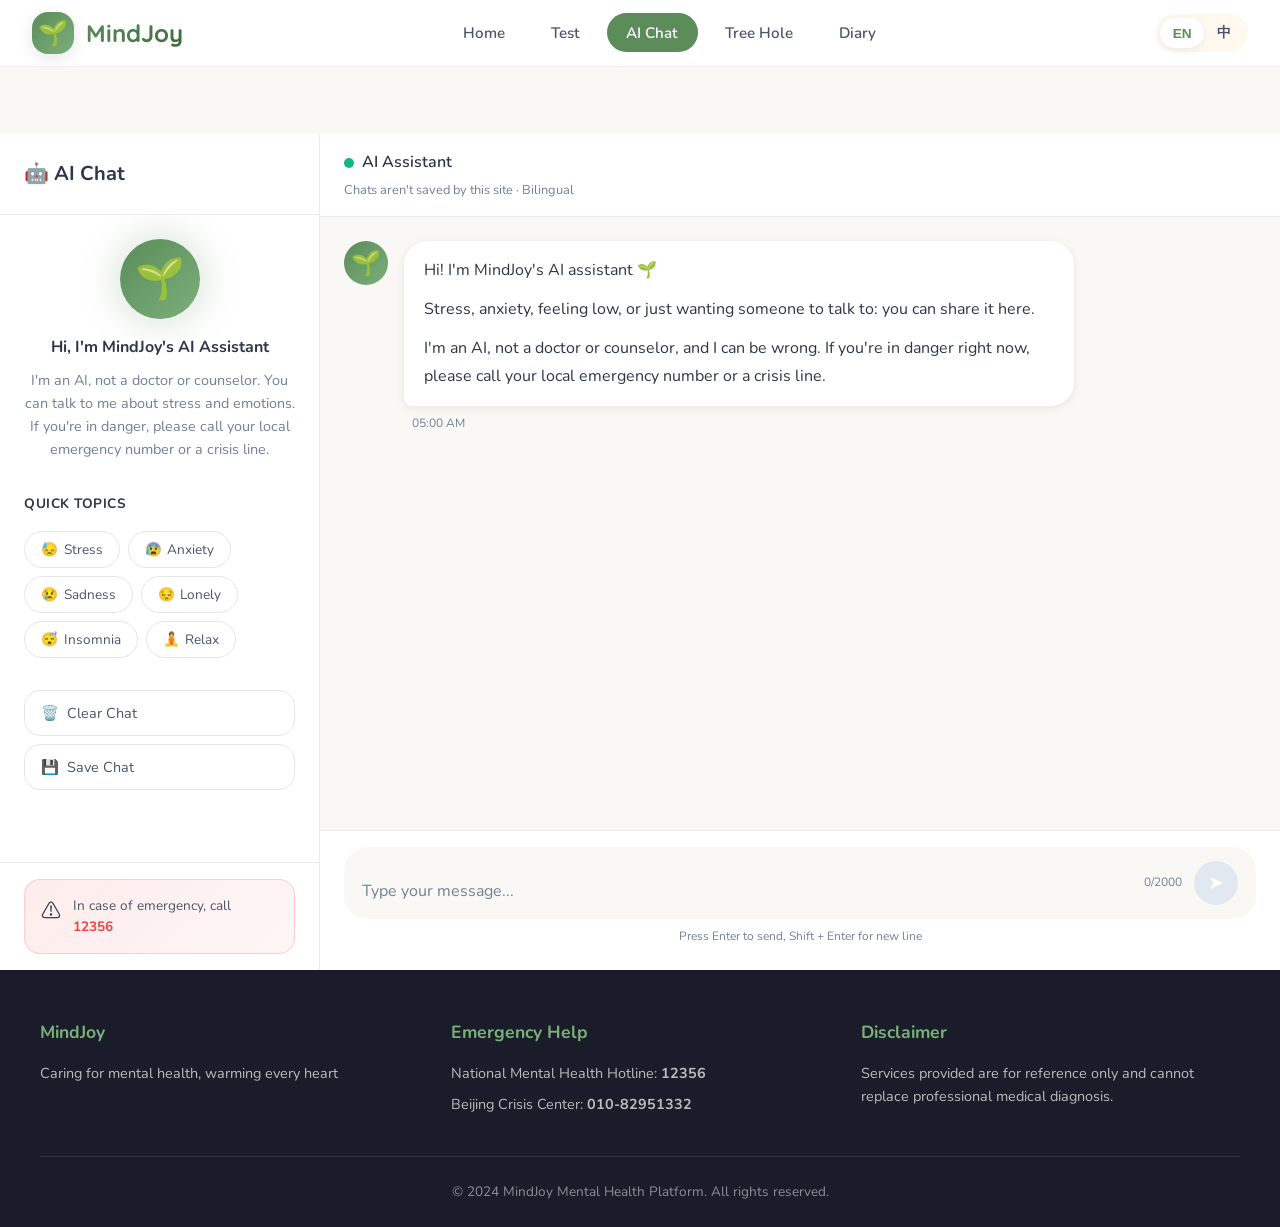
<file: chat.html>
<!DOCTYPE html>
<html lang="en">
<head>
    <meta charset="UTF-8">
    <script src="static/js/api.js"></script>
    <meta name="viewport" content="width=device-width, initial-scale=1.0">
    <title>AI Chat | AI 对话 - Mental Health Platform | 心理健康平台</title>
    <link rel="preconnect" href="https://fonts.googleapis.com">
    <link rel="preconnect" href="https://fonts.gstatic.com" crossorigin>
    <link href="https://fonts.googleapis.com/css2?family=Nunito:wght@300;400;500;600;700;800&family=Noto+Sans+SC:wght@300;400;500;700&family=Quicksand:wght@400;500;600;700&display=swap" rel="stylesheet">
    <link rel="stylesheet" href="static/css/style.css">
    
<style>
/* 聊天页面特定样式 */
.chat-page {
    height: calc(100vh - 64px);
    margin-top: 64px;
    display: flex;
    background: var(--bg-cream);
}

.chat-container {
    display: flex;
    width: 100%;
    max-width: 1400px;
    margin: 0 auto;
    height: 100%;
}

/* 侧边栏 */
.chat-sidebar {
    width: 320px;
    background: white;
    border-right: 1px solid rgba(0, 0, 0, 0.08);
    display: flex;
    flex-direction: column;
    transition: transform 0.3s ease;
}

.sidebar-header {
    padding: 1.5rem;
    border-bottom: 1px solid rgba(0, 0, 0, 0.08);
}

.sidebar-header h3 {
    margin: 0;
    font-size: 1.25rem;
    color: var(--text-dark);
    font-weight: 700;
}

.sidebar-content {
    flex: 1;
    overflow-y: auto;
    padding: 1.5rem;
}

.chat-intro {
    text-align: center;
    margin-bottom: 2rem;
}

.intro-avatar {
    margin-bottom: 1rem;
}

.avatar-circle {
    width: 80px;
    height: 80px;
    border-radius: 50%;
    background: linear-gradient(135deg, var(--primary), var(--primary-light));
    display: flex;
    align-items: center;
    justify-content: center;
    margin: 0 auto;
    font-size: 2.5rem;
    box-shadow: var(--shadow-glow);
}

.chat-intro h4 {
    margin: 0 0 0.5rem;
    color: var(--text-dark);
    font-weight: 700;
}

.chat-intro p {
    margin: 0;
    color: var(--text-light);
    font-size: 0.9rem;
    line-height: 1.6;
}

.quick-topics h5 {
    margin: 0 0 1rem;
    color: var(--text-dark);
    font-size: 0.85rem;
    text-transform: uppercase;
    letter-spacing: 0.5px;
    font-weight: 700;
}

.topic-buttons {
    display: flex;
    flex-wrap: wrap;
    gap: 0.5rem;
}

.topic-btn {
    display: flex;
    align-items: center;
    gap: 0.35rem;
    padding: 0.5rem 1rem;
    border: 1px solid rgba(0, 0, 0, 0.1);
    border-radius: var(--radius-full);
    background: transparent;
    color: var(--text-medium);
    font-size: 0.85rem;
    cursor: pointer;
    transition: all 0.2s ease;
    font-family: inherit;
}

.topic-btn:hover {
    background: var(--primary);
    color: white;
    border-color: var(--primary);
    transform: translateY(-2px);
}

.sidebar-actions {
    margin-top: 2rem;
    display: flex;
    flex-direction: column;
    gap: 0.5rem;
}

.action-btn {
    display: flex;
    align-items: center;
    gap: 0.5rem;
    padding: 0.75rem 1rem;
    border: 1px solid rgba(0, 0, 0, 0.1);
    border-radius: var(--radius-md);
    background: transparent;
    color: var(--text-medium);
    cursor: pointer;
    transition: all 0.2s ease;
    font-family: inherit;
    font-size: 0.9rem;
}

.action-btn:hover {
    background: var(--bg-cream);
    color: var(--text-dark);
}

.sidebar-footer {
    padding: 1rem 1.5rem;
    border-top: 1px solid rgba(0, 0, 0, 0.08);
}

.crisis-notice {
    display: flex;
    align-items: flex-start;
    gap: 0.75rem;
    padding: 1rem;
    background: linear-gradient(135deg, rgba(239, 68, 68, 0.1), rgba(239, 68, 68, 0.05));
    border-radius: var(--radius-md);
    border: 1px solid rgba(239, 68, 68, 0.2);
}

.notice-icon {
    font-size: 1.25rem;
}

.crisis-notice p {
    margin: 0;
    font-size: 0.85rem;
    color: var(--text-medium);
    line-height: 1.5;
}

.crisis-notice strong {
    color: #ef4444;
}

/* 主聊天区域 */
.chat-main {
    flex: 1;
    display: flex;
    flex-direction: column;
    min-width: 0;
}

.chat-header {
    display: flex;
    justify-content: space-between;
    align-items: center;
    padding: 1rem 1.5rem;
    background: white;
    border-bottom: 1px solid rgba(0, 0, 0, 0.08);
}

.header-info {
    display: flex;
    flex-direction: column;
    gap: 0.25rem;
}

.bot-status {
    display: flex;
    align-items: center;
    gap: 0.5rem;
    font-weight: 600;
    color: var(--text-dark);
}

.status-dot {
    width: 10px;
    height: 10px;
    border-radius: 50%;
    background: #10B981;
    animation: pulse 2s infinite;
}

.header-subtitle {
    font-size: 0.8rem;
    color: var(--text-light);
}

.mobile-sidebar-toggle {
    display: none;
    padding: 0.5rem;
    border: none;
    background: transparent;
    font-size: 1.5rem;
    cursor: pointer;
    color: var(--text-dark);
}

/* 消息区域 */
.chat-messages {
    flex: 1;
    overflow-y: auto;
    padding: 1.5rem;
    display: flex;
    flex-direction: column;
    gap: 1.5rem;
}

.message {
    display: flex;
    gap: 1rem;
    max-width: 80%;
    animation: fadeInUp 0.3s ease;
}

@keyframes fadeInUp {
    from {
        opacity: 0;
        transform: translateY(10px);
    }
    to {
        opacity: 1;
        transform: translateY(0);
    }
}

.bot-message {
    align-self: flex-start;
}

.user-message {
    align-self: flex-end;
    flex-direction: row-reverse;
}

.message-avatar {
    width: 44px;
    height: 44px;
    border-radius: 50%;
    display: flex;
    align-items: center;
    justify-content: center;
    font-size: 1.5rem;
    flex-shrink: 0;
}

.bot-message .message-avatar {
    background: linear-gradient(135deg, var(--primary), var(--primary-light));
}

.user-message .message-avatar {
    background: linear-gradient(135deg, var(--accent-lavender), #9575CD);
}

.message-content {
    display: flex;
    flex-direction: column;
    gap: 0.5rem;
}

.message-bubble {
    padding: 1rem 1.25rem;
    border-radius: var(--radius-lg);
    line-height: 1.7;
}

.bot-message .message-bubble {
    background: white;
    box-shadow: var(--shadow-sm);
    border-bottom-left-radius: var(--radius-sm);
}

.user-message .message-bubble {
    background: var(--primary);
    color: white;
    border-bottom-right-radius: var(--radius-sm);
}

.message-bubble p {
    margin: 0;
}

.message-bubble p + p {
    margin-top: 0.75rem;
}

.message-time {
    font-size: 0.75rem;
    color: var(--text-light);
    padding: 0 0.5rem;
}

.user-message .message-time {
    text-align: right;
}

.message-feedback {
    display: flex;
    gap: 0.5rem;
    padding: 0 0.5rem;
}

.feedback-btn {
    padding: 0.35rem 0.75rem;
    border: 1px solid rgba(0, 0, 0, 0.1);
    border-radius: var(--radius-full);
    background: transparent;
    font-size: 0.8rem;
    color: var(--text-light);
    cursor: pointer;
    transition: all 0.2s ease;
    font-family: inherit;
}

.feedback-btn:hover {
    background: var(--bg-cream);
    color: var(--text-dark);
}

/* 打字指示器 */
.typing-indicator {
    display: flex;
    gap: 4px;
    padding: 0.5rem 0;
}

.typing-indicator span {
    width: 8px;
    height: 8px;
    background: var(--primary);
    border-radius: 50%;
    animation: bounce 1.4s infinite ease-in-out;
}

.typing-indicator span:nth-child(1) { animation-delay: -0.32s; }
.typing-indicator span:nth-child(2) { animation-delay: -0.16s; }

@keyframes bounce {
    0%, 80%, 100% { transform: scale(0.8); opacity: 0.5; }
    40% { transform: scale(1); opacity: 1; }
}

/* 输入区域 */
.chat-input-container {
    padding: 1rem 1.5rem 1.5rem;
    background: white;
    border-top: 1px solid rgba(0, 0, 0, 0.08);
}

.input-wrapper {
    display: flex;
    align-items: flex-end;
    gap: 0.75rem;
    padding: 0.75rem 1rem;
    background: var(--bg-cream);
    border-radius: var(--radius-lg);
    border: 2px solid transparent;
    transition: all 0.2s ease;
}

.input-wrapper:focus-within {
    background: white;
    border-color: var(--primary);
    box-shadow: 0 0 0 3px rgba(91, 140, 90, 0.1);
}

#messageInput {
    flex: 1;
    border: none;
    background: transparent;
    font-size: 1rem;
    font-family: inherit;
    line-height: 1.6;
    resize: none;
    max-height: 150px;
    color: var(--text-dark);
}

#messageInput:focus {
    outline: none;
}

#messageInput::placeholder {
    color: var(--text-light);
}

.input-actions {
    display: flex;
    align-items: center;
    gap: 0.75rem;
}

.char-count {
    font-size: 0.75rem;
    color: var(--text-light);
}

.send-btn {
    width: 44px;
    height: 44px;
    border: none;
    border-radius: 50%;
    background: var(--primary);
    color: white;
    cursor: pointer;
    display: flex;
    align-items: center;
    justify-content: center;
    transition: all 0.2s ease;
}

.send-btn:disabled {
    background: #E2E8F0;
    cursor: not-allowed;
}

.send-btn:not(:disabled):hover {
    background: var(--primary-dark);
    transform: scale(1.05);
}

.send-icon {
    font-size: 1.2rem;
}

.input-hint {
    text-align: center;
    font-size: 0.75rem;
    color: var(--text-light);
    margin-top: 0.5rem;
}

/* 反馈弹窗 */
.modal {
    position: fixed;
    inset: 0;
    background: rgba(0, 0, 0, 0.5);
    display: flex;
    align-items: center;
    justify-content: center;
    z-index: 2000;
    opacity: 0;
    visibility: hidden;
    transition: all 0.3s ease;
}

.modal.active {
    opacity: 1;
    visibility: visible;
}

.feedback-modal .modal-content {
    background: white;
    border-radius: var(--radius-xl);
    padding: 2rem;
    max-width: 400px;
    width: 90%;
    text-align: center;
}

.feedback-modal .modal-header {
    display: flex;
    justify-content: space-between;
    align-items: flex-start;
    margin-bottom: 1rem;
}

.feedback-modal .modal-header h3 {
    margin: 0;
    font-size: 1.25rem;
    color: var(--text-dark);
}

.feedback-modal .modal-close {
    width: 32px;
    height: 32px;
    border: none;
    background: transparent;
    font-size: 1.5rem;
    color: var(--text-light);
    cursor: pointer;
}

.feedback-modal .modal-body p {
    color: var(--text-light);
    margin-bottom: 1.5rem;
}

.rating-stars {
    display: flex;
    justify-content: center;
    gap: 0.5rem;
    margin-bottom: 1rem;
}

.star-btn {
    font-size: 2rem;
    background: none;
    border: none;
    cursor: pointer;
    transition: transform 0.2s ease;
    filter: grayscale(1);
}

.star-btn:hover, .star-btn.active {
    transform: scale(1.2);
    filter: grayscale(0);
}

.rating-labels {
    display: flex;
    justify-content: space-between;
    font-size: 0.85rem;
    color: var(--text-light);
}

/* 响应式 */
@media (max-width: 768px) {
    .chat-sidebar {
        position: fixed;
        left: 0;
        top: 64px;
        bottom: 0;
        z-index: 100;
        transform: translateX(-100%);
    }
    
    .chat-sidebar.active {
        transform: translateX(0);
        box-shadow: var(--shadow-lg);
    }
    
    .mobile-sidebar-toggle {
        display: block;
    }
    
    .message {
        max-width: 90%;
    }
}
</style>

</head>
<body>
    <!-- 导航栏 -->
    <nav class="navbar">
        <div class="nav-container">
            <a href="index.html" class="nav-logo">
                <div class="logo-icon">🌱</div>
                <span class="logo-text">MindJoy</span>
            </a>
            <ul class="nav-menu" id="navMenu">
                <li><a href="index.html" class="nav-link " data-zh="首页" data-en="Home">Home</a></li>
                <li><a href="assessment.html" class="nav-link " data-zh="心理测试" data-en="Test">Test</a></li>
                <li><a href="chat.html" class="nav-link active" data-zh="AI 对话" data-en="AI Chat">AI Chat</a></li>
                <li><a href="tree-hole.html" class="nav-link " data-zh="情绪树洞" data-en="Tree Hole">Tree Hole</a></li>
                <li><a href="diary.html" class="nav-link " data-zh="Mindjoy日记" data-en="Diary">Diary</a></li>
                <!-- 移动端语言切换 -->
                <li class="mobile-lang-switch">
                    <div class="lang-switch-mobile">
                        <button class="lang-btn-mobile" data-lang="en" onclick="switchLang('en')">English</button>
                        <span class="lang-divider">|</span>
                        <button class="lang-btn-mobile" data-lang="zh" onclick="switchLang('zh')">中文</button>
                    </div>
                </li>
            </ul>
            <div class="nav-right">
                <div class="lang-switch">
                    <button class="lang-btn active" data-lang="en" onclick="switchLang('en')">EN</button>
                    <button class="lang-btn" data-lang="zh" onclick="switchLang('zh')">中</button>
                </div>
            </div>
            <button class="nav-toggle" id="navToggle" onclick="toggleNav()">
                <span></span>
                <span></span>
                <span></span>
            </button>
        </div>
    </nav>

    <!-- 主内容 -->
    <main class="main-content">
        
<div class="chat-page">
    <div class="chat-container">
        <!-- 聊天侧边栏 -->
        <aside class="chat-sidebar">
            <div class="sidebar-header">
                <h3>🤖 <span data-zh="AI 对话" data-en="AI Chat">AI Chat</span></h3>
            </div>
            <div class="sidebar-content">
                <div class="chat-intro">
                    <div class="intro-avatar">
                        <div class="avatar-circle">
                            <span>🌱</span>
                        </div>
                    </div>
                    <h4 data-zh="你好，我是 MindJoy 的 AI 助手" data-en="Hi, I'm MindJoy's AI Assistant">Hi, I'm MindJoy's AI Assistant</h4>
                    <p data-zh="我是 AI，不是医生或心理咨询师。可以和我聊聊压力和情绪；如有危险，请拨打 12356 或当地急救电话。" data-en="I'm an AI, not a doctor or counselor. You can talk to me about stress and emotions. If you're in danger, please call your local emergency number or a crisis line.">I'm an AI, not a doctor or counselor. You can talk to me about stress and emotions. If you're in danger, please call your local emergency number or a crisis line.</p>
                </div>
                
                <div class="quick-topics">
                    <h5 data-zh="快速话题" data-en="Quick Topics">Quick Topics</h5>
                    <div class="topic-buttons">
                        <button class="topic-btn" data-message-zh="我最近感觉压力很大" data-message-en="I've been feeling very stressed lately">
                            <span>😓</span> <span data-zh="压力" data-en="Stress">Stress</span>
                        </button>
                        <button class="topic-btn" data-message-zh="我感到很焦虑，不知道怎么办" data-message-en="I feel anxious and don't know what to do">
                            <span>😰</span> <span data-zh="焦虑" data-en="Anxiety">Anxiety</span>
                        </button>
                        <button class="topic-btn" data-message-zh="我心情很低落" data-message-en="I'm feeling down">
                            <span>😢</span> <span data-zh="低落" data-en="Sadness">Sadness</span>
                        </button>
                        <button class="topic-btn" data-message-zh="我感觉很孤独" data-message-en="I feel very lonely">
                            <span>😔</span> <span data-zh="孤独" data-en="Lonely">Lonely</span>
                        </button>
                        <button class="topic-btn" data-message-zh="我晚上总是睡不好觉" data-message-en="I can't sleep well at night">
                            <span>😴</span> <span data-zh="失眠" data-en="Insomnia">Insomnia</span>
                        </button>
                        <button class="topic-btn" data-message-zh="我想学习一些放松技巧" data-message-en="I want to learn some relaxation techniques">
                            <span>🧘</span> <span data-zh="放松" data-en="Relax">Relax</span>
                        </button>
                    </div>
                </div>
                
                <div class="sidebar-actions">
                    <button class="action-btn" id="clearChat">
                        <span>🗑️</span> <span data-zh="清空对话" data-en="Clear Chat">Clear Chat</span>
                    </button>
                    <button class="action-btn" id="downloadChat">
                        <span>💾</span> <span data-zh="保存对话" data-en="Save Chat">Save Chat</span>
                    </button>
                </div>
            </div>
            
            <div class="sidebar-footer">
                <div class="crisis-notice">
                    <span class="notice-icon">⚠️</span>
                    <div>
                        <p data-zh="如遇紧急情况，请拨打" data-en="In case of emergency, call">In case of emergency, call</p>
                        <p><strong>12356</strong></p>
                    </div>
                </div>
            </div>
        </aside>
        
        <!-- 主聊天区域 -->
        <main class="chat-main">
            <div class="chat-header">
                <div class="header-info">
                    <div class="bot-status">
                        <span class="status-dot online"></span>
                        <span data-zh="AI 助手" data-en="AI Assistant">AI Assistant</span>
                    </div>
                    <span class="header-subtitle" data-zh="本站不保存对话 · 支持中英双语" data-en="Chats aren't saved by this site · Bilingual">Chats aren't saved by this site · Bilingual</span>
                </div>
                <button class="mobile-sidebar-toggle" id="mobileSidebarToggle">
                    <span>☰</span>
                </button>
            </div>
            
            <div class="chat-messages" id="chatMessages">
                <!-- 欢迎消息将通过JS添加 -->
            </div>
            
            <!-- 输入区域 -->
            <div class="chat-input-container">
                <div class="input-wrapper">
                    <textarea 
                        id="messageInput" 
                        placeholder="输入你想说的话... / Type your message..."
                        data-placeholder-zh="输入你想说的话..."
                        data-placeholder-en="Type your message..."
                        rows="1"
                        maxlength="2000"
                    ></textarea>
                    <div class="input-actions">
                        <span class="char-count"><span id="charCount">0</span>/2000</span>
                        <button class="send-btn" id="sendBtn" disabled>
                            <span class="send-icon">➤</span>
                        </button>
                    </div>
                </div>
                <div class="input-hint" data-zh="按 Enter 发送，Shift + Enter 换行" data-en="Press Enter to send, Shift + Enter for new line">
                    Press Enter to send, Shift + Enter for new line
                </div>
            </div>
        </main>
    </div>
</div>

<!-- 反馈弹窗 -->
<div class="modal feedback-modal" id="feedbackModal">
    <div class="modal-content">
        <div class="modal-header">
            <h3 data-zh="这个回答对你有帮助吗？" data-en="Was this response helpful?">Was this response helpful?</h3>
            <button class="modal-close" onclick="closeFeedbackModal()">&times;</button>
        </div>
        <div class="modal-body">
            <p data-zh="你的反馈将帮助我变得更好" data-en="Your feedback helps me improve">Your feedback helps me improve</p>
            <div class="rating-stars" id="ratingStars">
                <button class="star-btn" data-rating="1">⭐</button>
                <button class="star-btn" data-rating="2">⭐</button>
                <button class="star-btn" data-rating="3">⭐</button>
                <button class="star-btn" data-rating="4">⭐</button>
                <button class="star-btn" data-rating="5">⭐</button>
            </div>
            <div class="rating-labels">
                <span data-zh="没有帮助" data-en="Not helpful">Not helpful</span>
                <span data-zh="非常有帮助" data-en="Very helpful">Very helpful</span>
            </div>
        </div>
    </div>
</div>

    </main>

    <!-- 页脚 -->
    <footer class="footer">
        <div class="footer-container">
            <div class="footer-section">
                <h4 data-zh="MindJoy 心灵乐园" data-en="MindJoy">MindJoy</h4>
                <p data-zh="关爱心理健康，温暖每一颗心" data-en="Caring for mental health, warming every heart">Caring for mental health, warming every heart</p>
            </div>
            <div class="footer-section">
                <h4 data-zh="紧急求助" data-en="Emergency Help">Emergency Help</h4>
                <p><span data-zh="全国心理援助热线" data-en="National Mental Health Hotline">National Mental Health Hotline</span>: <strong>12356</strong></p>
                <p><span data-zh="北京心理危机中心" data-en="Beijing Crisis Center">Beijing Crisis Center</span>: <strong>010-82951332</strong></p>
            </div>
            <div class="footer-section">
                <h4 data-zh="声明" data-en="Disclaimer">Disclaimer</h4>
                <p data-zh="本平台提供的服务仅供参考，不能替代专业医疗诊断和治疗。" data-en="Services provided are for reference only and cannot replace professional medical diagnosis.">Services provided are for reference only and cannot replace professional medical diagnosis.</p>
            </div>
        </div>
        <div class="footer-bottom">
            <p>&copy; 2024 MindJoy Mental Health Platform. All rights reserved.</p>
        </div>
    </footer>

    <!-- 危机提示模态框 -->
    <div class="modal" id="crisisModal">
        <div class="modal-content crisis-modal">
            <div class="modal-header">
                <h3 data-zh="💚 我们很担心你" data-en="💚 We're Here For You">💚 We're Here For You</h3>
            </div>
            <div class="modal-body">
                <p data-zh="我们注意到你可能正在经历困难时刻。请记住，你不是一个人。" data-en="We noticed you might be going through a difficult time. Remember, you're not alone.">We noticed you might be going through a difficult time. Remember, you're not alone.</p>
                <div class="crisis-contacts">
                    <h4 data-zh="如果你需要帮助，请联系：" data-en="If you need help, please contact:">If you need help, please contact:</h4>
                    <ul>
                        <li>📞 <span data-zh="全国心理援助热线" data-en="National Mental Health Hotline">National Mental Health Hotline</span>: <a href="tel:12356">12356</a></li>
                        <li>📞 <span data-zh="北京心理危机中心" data-en="Beijing Crisis Center">Beijing Crisis Center</span>: <a href="tel:010-82951332">010-82951332</a></li>
                        <li>📞 <span data-zh="生命热线" data-en="Lifeline">Lifeline</span>: <a href="tel:400-821-1215">400-821-1215</a></li>
                    </ul>
                </div>
            </div>
            <div class="modal-footer">
                <button class="btn btn-primary" onclick="closeCrisisModal()" data-zh="我知道了" data-en="I Understand">I Understand</button>
            </div>
        </div>
    </div>

    <script>
        let currentLang = localStorage.getItem('mindjoy_lang') || 'en';
        
        function switchLang(lang) {
            currentLang = lang;
            localStorage.setItem('mindjoy_lang', lang);
            document.documentElement.lang = lang === 'zh' ? 'zh-CN' : 'en';
            // 更新桌面端语言按钮
            document.querySelectorAll('.lang-btn').forEach(btn => {
                btn.classList.toggle('active', btn.dataset.lang === lang);
            });
            // 更新移动端语言按钮
            document.querySelectorAll('.lang-btn-mobile').forEach(btn => {
                btn.classList.toggle('active', btn.dataset.lang === lang);
            });
            // 更新所有带有 data-zh/data-en 属性的元素
            document.querySelectorAll('[data-zh][data-en]').forEach(el => {
                el.textContent = el.dataset[lang];
            });
            window.dispatchEvent(new CustomEvent('langchange', { detail: { lang } }));
        }
        
        document.addEventListener('DOMContentLoaded', () => switchLang(currentLang));
        
        function toggleNav() {
            document.getElementById('navMenu').classList.toggle('active');
        }
        
        function showCrisisModal() {
            document.getElementById('crisisModal').classList.add('active');
        }
        
        function closeCrisisModal() {
            document.getElementById('crisisModal').classList.remove('active');
        }
    </script>
    <script src="static/js/main.js"></script>
    
<script>
// 获取当前语言
function getCurrentLang() {
    return localStorage.getItem('mindjoy_lang') || 'en';
}

// 双语消息内容
const messages = {
    welcome: {
        zh: '你好！我是 MindJoy 的 AI 助手 🌱\n\n压力、焦虑、情绪低落，或者只是想找人说说话，都可以和我聊。\n\n我是 AI，不是医生或心理咨询师，说的话可能有错。如果你现在有危险，请立刻拨打全国统一心理援助热线 12356，或 110、120。',
        en: "Hi! I'm MindJoy's AI assistant 🌱\n\nStress, anxiety, feeling low, or just wanting someone to talk to: you can share it here.\n\nI'm an AI, not a doctor or counselor, and I can be wrong. If you're in danger right now, please call your local emergency number or a crisis line.",
    },
    helpful: {
        zh: '👍 有帮助',
        en: '👍 Helpful'
    },
    needsImprovement: {
        zh: '👎 需改进',
        en: '👎 Needs work'
    },
    connectionError: {
        zh: '抱歉，连接出现问题。请稍后再试。',
        en: 'Sorry, there was a connection issue. Please try again later.'
    },
    genericError: {
        zh: '抱歉，我遇到了一些问题。',
        en: 'Sorry, I encountered an issue.'
    },
    clearConfirm: {
        zh: '确定要清空所有对话记录吗？',
        en: 'Are you sure you want to clear all chat history?'
    },
    justNow: {
        zh: '刚刚',
        en: 'Just now'
    }
};

// 元素引用
const chatMessages = document.getElementById('chatMessages');
const messageInput = document.getElementById('messageInput');
const sendBtn = document.getElementById('sendBtn');
const charCount = document.getElementById('charCount');

// 反馈相关变量
let currentResponseIdx = null;
let currentContext = '';
let currentResponse = '';

// 初始化
document.addEventListener('DOMContentLoaded', function() {
    // 添加欢迎消息
    const lang = getCurrentLang();
    addMessage(messages.welcome[lang], 'bot');
    
    // 更新输入框placeholder
    updatePlaceholder();
});

// 更新输入框placeholder
function updatePlaceholder() {
    const lang = getCurrentLang();
    const input = document.getElementById('messageInput');
    input.placeholder = lang === 'zh' ? input.dataset.placeholderZh : input.dataset.placeholderEn;
}

// 语言切换监听
window.addEventListener('langchange', function(e) {
    updatePlaceholder();
});

// 自动调整文本框高度
messageInput.addEventListener('input', function() {
    this.style.height = 'auto';
    this.style.height = Math.min(this.scrollHeight, 150) + 'px';
    
    const length = this.value.length;
    charCount.textContent = length;
    sendBtn.disabled = length === 0;
});

// 检测输入语言
function detectLanguage(text) {
    // 简单检测：如果包含中文字符，认为是中文
    const chineseRegex = /[\u4e00-\u9fa5]/;
    return chineseRegex.test(text) ? 'zh' : 'en';
}

// 发送消息
async function sendMessage() {
    const message = messageInput.value.trim();
    if (!message) return;
    
    // 检测消息语言
    const inputLang = detectLanguage(message);
    
    // 清空输入
    messageInput.value = '';
    messageInput.style.height = 'auto';
    charCount.textContent = '0';
    sendBtn.disabled = true;
    
    // 添加用户消息
    addMessage(message, 'user');
    currentContext = message;
    
    // 显示打字指示器
    const typingId = showTypingIndicator();
    
    try {
        const response = await fetch('/api/chat', {
            method: 'POST',
            headers: { 'Content-Type': 'application/json' },
            body: JSON.stringify({ 
                message: message,
                lang: inputLang  // 发送检测到的语言
            })
        });
        
        const data = await response.json();
        removeTypingIndicator(typingId);
        
        if (data.status === 'success') {
            currentResponse = data.response;
            currentResponseIdx = data.metadata?.response_idx;
            
            addMessage(data.response, 'bot', data.metadata);
            
            // 如果是危机情况，显示危机模态框
            if (data.metadata?.is_crisis) {
                showCrisisModal();
            }
        } else {
            const lang = getCurrentLang();
            addMessage(data.response || messages.genericError[lang], 'bot');
        }
    } catch (error) {
        removeTypingIndicator(typingId);
        const lang = getCurrentLang();
        addMessage(messages.connectionError[lang], 'bot');
        console.error('Chat error:', error);
    }
}

// 添加消息到聊天区域
function addMessage(content, type, metadata = {}) {
    const messageDiv = document.createElement('div');
    messageDiv.className = `message ${type}-message`;
    
    const avatar = type === 'bot' ? '🌱' : '😊';
    const lang = getCurrentLang();
    const time = new Date().toLocaleTimeString(lang === 'zh' ? 'zh-CN' : 'en-US', { hour: '2-digit', minute: '2-digit' });
    
    let feedbackHtml = '';
    if (type === 'bot' && !metadata.is_crisis) {
        feedbackHtml = `
            <div class="message-feedback">
                <button class="feedback-btn" onclick="showFeedbackModal()">${messages.helpful[lang]}</button>
                <button class="feedback-btn" onclick="submitQuickFeedback(1)">${messages.needsImprovement[lang]}</button>
            </div>
        `;
    }
    
    messageDiv.innerHTML = `
        <div class="message-avatar">
            <span>${avatar}</span>
        </div>
        <div class="message-content">
            <div class="message-bubble">
                ${content.split('\n').map(p => p.trim() ? `<p>${escapeHtml(p)}</p>` : '').join('')}
            </div>
            <div class="message-time">${time}</div>
            ${feedbackHtml}
        </div>
    `;
    
    chatMessages.appendChild(messageDiv);
    chatMessages.scrollTop = chatMessages.scrollHeight;
}

// 显示打字指示器
function showTypingIndicator() {
    const id = 'typing-' + Date.now();
    const typingDiv = document.createElement('div');
    typingDiv.id = id;
    typingDiv.className = 'message bot-message';
    typingDiv.innerHTML = `
        <div class="message-avatar">
            <span>🌱</span>
        </div>
        <div class="message-content">
            <div class="message-bubble">
                <div class="typing-indicator">
                    <span></span>
                    <span></span>
                    <span></span>
                </div>
            </div>
        </div>
    `;
    chatMessages.appendChild(typingDiv);
    chatMessages.scrollTop = chatMessages.scrollHeight;
    return id;
}

// 移除打字指示器
function removeTypingIndicator(id) {
    const typing = document.getElementById(id);
    if (typing) typing.remove();
}

// HTML转义
function escapeHtml(text) {
    const div = document.createElement('div');
    div.textContent = text;
    return div.innerHTML;
}

// 快速话题
document.querySelectorAll('.topic-btn').forEach(btn => {
    btn.addEventListener('click', function() {
        const lang = getCurrentLang();
        const message = lang === 'zh' ? this.dataset.messageZh : this.dataset.messageEn;
        messageInput.value = message;
        messageInput.dispatchEvent(new Event('input'));
        sendMessage();
    });
});

// 键盘事件
messageInput.addEventListener('keydown', function(e) {
    if (e.key === 'Enter' && !e.shiftKey) {
        e.preventDefault();
        sendMessage();
    }
});

sendBtn.addEventListener('click', sendMessage);

// 清空对话
document.getElementById('clearChat').addEventListener('click', async function() {
    const lang = getCurrentLang();
    if (confirm(messages.clearConfirm[lang])) {
        try {
            await fetch('/api/chat/clear', { method: 'POST' });
            chatMessages.innerHTML = '';
            // 重新添加欢迎消息
            addMessage(messages.welcome[lang], 'bot');
        } catch (error) {
            console.error('Clear chat error:', error);
        }
    }
});

// 保存对话
document.getElementById('downloadChat').addEventListener('click', function() {
    const lang = getCurrentLang();
    const messageElements = document.querySelectorAll('.message');
    let content = 'MindJoy - ' + (lang === 'zh' ? '对话记录' : 'Chat History') + '\n' + '='.repeat(40) + '\n\n';
    
    messageElements.forEach(msg => {
        const isBot = msg.classList.contains('bot-message');
        const bubble = msg.querySelector('.message-bubble');
        const time = msg.querySelector('.message-time')?.textContent || '';
        const text = bubble?.textContent?.trim() || '';
        
        const sender = isBot ? (lang === 'zh' ? 'AI助手' : 'AI Assistant') : (lang === 'zh' ? '我' : 'Me');
        content += `[${time}] ${sender}:\n${text}\n\n`;
    });
    
    const blob = new Blob([content], { type: 'text/plain;charset=utf-8' });
    const url = URL.createObjectURL(blob);
    const a = document.createElement('a');
    a.href = url;
    const dateStr = new Date().toLocaleDateString(lang === 'zh' ? 'zh-CN' : 'en-US');
    a.download = lang === 'zh' ? `对话记录_${dateStr}.txt` : `chat_history_${dateStr}.txt`;
    a.click();
    URL.revokeObjectURL(url);
});

// 反馈功能
function showFeedbackModal() {
    document.getElementById('feedbackModal').classList.add('active');
}

function closeFeedbackModal() {
    document.getElementById('feedbackModal').classList.remove('active');
    document.querySelectorAll('.star-btn').forEach(s => s.classList.remove('active'));
}

// 星级评分
document.querySelectorAll('.star-btn').forEach(star => {
    star.addEventListener('click', async function() {
        const rating = parseInt(this.dataset.rating);
        
        // 更新星星显示
        document.querySelectorAll('.star-btn').forEach((s, i) => {
            s.classList.toggle('active', i < rating);
        });
        
        // 提交反馈
        await submitFeedback(rating);
        
        setTimeout(closeFeedbackModal, 500);
    });
});

async function submitFeedback(rating) {
    try {
        await fetch('/api/chat/feedback', {
            method: 'POST',
            headers: { 'Content-Type': 'application/json' },
            body: JSON.stringify({
                response_idx: currentResponseIdx,
                rating: rating,
                context: currentContext,
                response: currentResponse
            })
        });
    } catch (error) {
        console.error('Feedback error:', error);
    }
}

async function submitQuickFeedback(rating) {
    await submitFeedback(rating);
}

// 移动端侧边栏切换
document.getElementById('mobileSidebarToggle')?.addEventListener('click', function() {
    document.querySelector('.chat-sidebar').classList.toggle('active');
});

// 点击聊天区域关闭侧边栏（移动端）
chatMessages.addEventListener('click', function() {
    document.querySelector('.chat-sidebar').classList.remove('active');
});
</script>

</body>
</html>
</file>
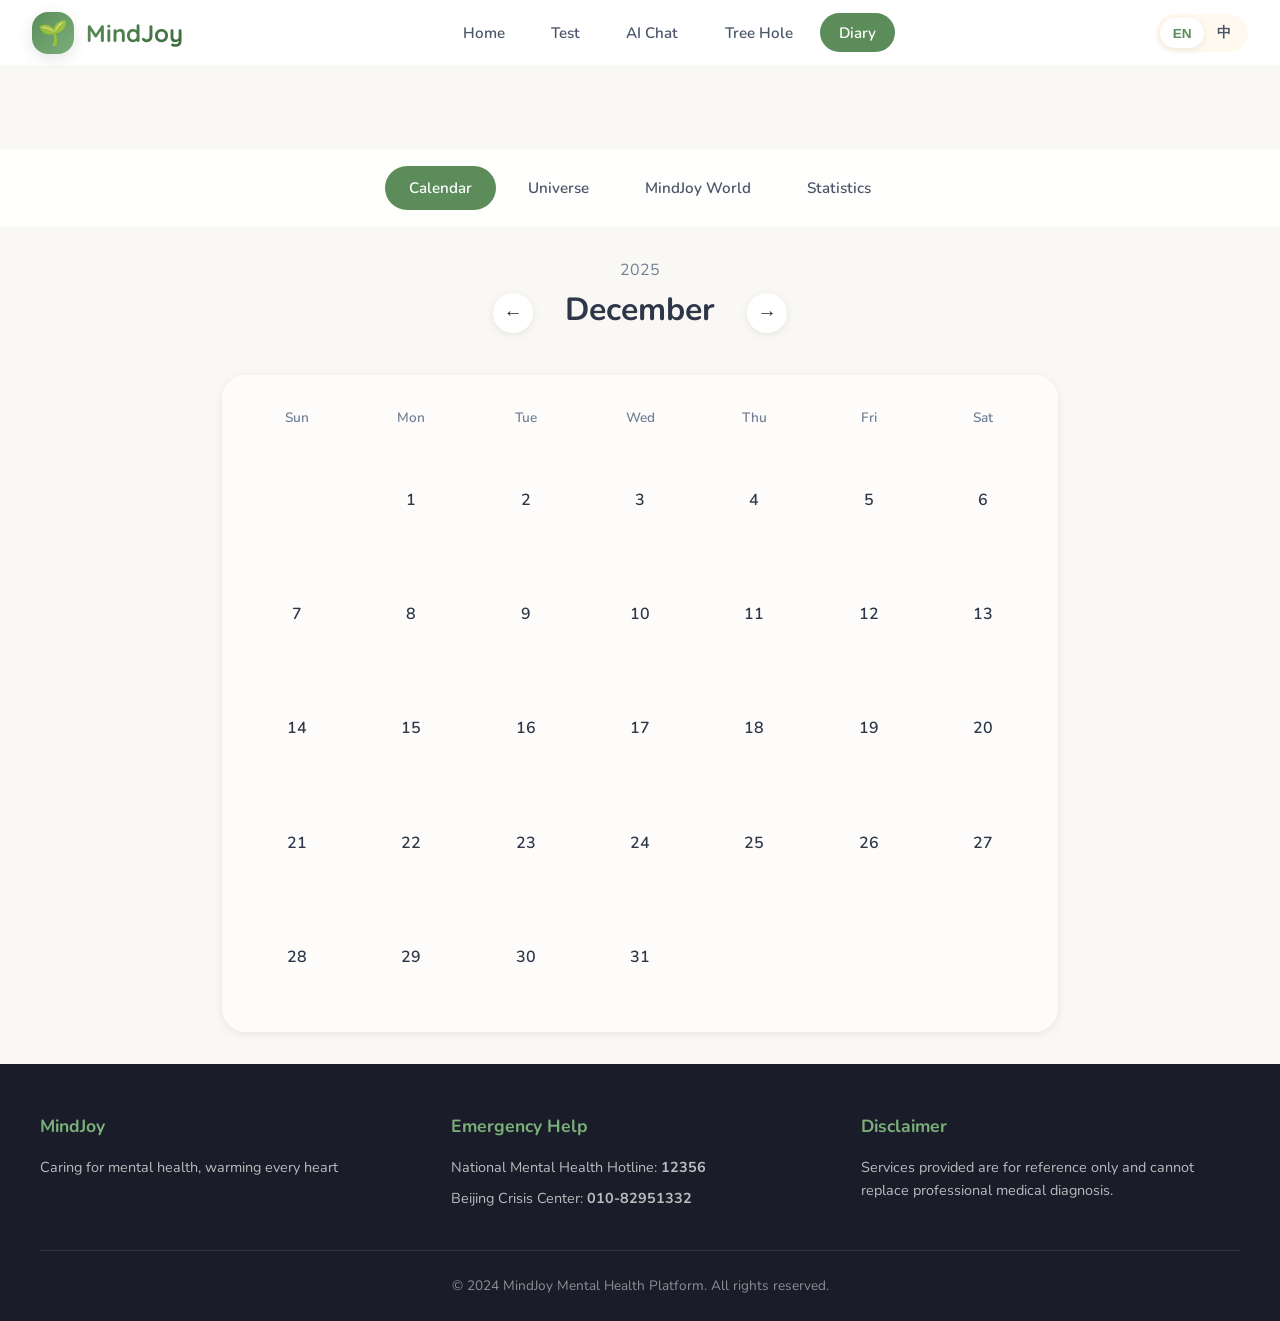
<file: diary.html>
<!DOCTYPE html>
<html lang="en">
<head>
    <meta charset="UTF-8">
    <script src="static/js/api.js"></script>
    <meta name="viewport" content="width=device-width, initial-scale=1.0">
    <title>MindJoy Diary | MindJoy日记 - Mental Health Platform | 心理健康平台</title>
    <link rel="preconnect" href="https://fonts.googleapis.com">
    <link rel="preconnect" href="https://fonts.gstatic.com" crossorigin>
    <link href="https://fonts.googleapis.com/css2?family=Nunito:wght@300;400;500;600;700;800&family=Noto+Sans+SC:wght@300;400;500;700&family=Quicksand:wght@400;500;600;700&display=swap" rel="stylesheet">
    <link rel="stylesheet" href="static/css/style.css">
    
<style>
    /* 日记页面整体样式 */
    .diary-page {
        padding-top: 80px;
        min-height: 100vh;
        background: var(--bg-cream);
    }

    /* 视图切换标签 */
    .view-tabs {
        display: flex;
        justify-content: center;
        gap: 0.5rem;
        padding: 1rem 2rem;
        background: rgba(255, 255, 255, 0.8);
        backdrop-filter: blur(10px);
        position: sticky;
        top: 64px;
        z-index: 100;
    }

    .view-tab {
        padding: 0.75rem 1.5rem;
        border: none;
        background: transparent;
        color: var(--text-medium);
        font-size: 0.95rem;
        font-weight: 600;
        cursor: pointer;
        border-radius: var(--radius-full);
        transition: all 0.3s ease;
        font-family: inherit;
    }

    .view-tab:hover {
        background: rgba(91, 140, 90, 0.1);
        color: var(--primary);
    }

    .view-tab.active {
        background: var(--primary);
        color: white;
    }

    /* ==================== 日历视图 ==================== */
    .calendar-view {
        padding: 2rem;
        max-width: 900px;
        margin: 0 auto;
    }

    .calendar-header {
        text-align: center;
        margin-bottom: 2rem;
    }

    .calendar-header h2 {
        font-size: 2rem;
        font-weight: 700;
        color: var(--text-dark);
        margin-bottom: 0.5rem;
    }

    .calendar-header .year {
        font-size: 1rem;
        color: var(--text-light);
    }

    .calendar-nav {
        display: flex;
        align-items: center;
        justify-content: center;
        gap: 2rem;
        margin-bottom: 1.5rem;
    }

    .calendar-nav-btn {
        width: 40px;
        height: 40px;
        border: none;
        background: white;
        border-radius: 50%;
        cursor: pointer;
        display: flex;
        align-items: center;
        justify-content: center;
        box-shadow: var(--shadow-sm);
        transition: all 0.3s ease;
        color: var(--text-dark);
        font-size: 1.2rem;
    }

    .calendar-nav-btn:hover {
        background: var(--primary);
        color: white;
        transform: scale(1.1);
    }

    .calendar-grid {
        display: grid;
        grid-template-columns: repeat(7, 1fr);
        gap: 0.75rem;
        background: rgba(255, 255, 255, 0.6);
        padding: 1.5rem;
        border-radius: var(--radius-lg);
        box-shadow: var(--shadow-sm);
    }

    .calendar-weekday {
        text-align: center;
        font-size: 0.85rem;
        font-weight: 600;
        color: var(--text-light);
        padding: 0.5rem;
    }

    .calendar-day {
        aspect-ratio: 1;
        display: flex;
        flex-direction: column;
        align-items: center;
        justify-content: center;
        border-radius: 50%;
        cursor: pointer;
        transition: all 0.3s ease;
        position: relative;
        border: 2px solid transparent;
        background: transparent;
        font-family: inherit;
    }

    .calendar-day:hover {
        background: rgba(91, 140, 90, 0.1);
        border-color: var(--primary-light);
    }

    .calendar-day.today {
        border-color: var(--primary);
        background: rgba(91, 140, 90, 0.05);
    }

    .calendar-day.has-entry {
        background: var(--mood-color, var(--primary-light));
    }

    .calendar-day.has-entry .day-number {
        color: white;
        text-shadow: 0 1px 2px rgba(0,0,0,0.2);
    }

    .day-number {
        font-size: 1rem;
        font-weight: 600;
        color: var(--text-dark);
    }

    .day-mood-dot {
        position: absolute;
        bottom: 4px;
        width: 8px;
        height: 8px;
        border-radius: 50%;
        background: var(--mood-color, var(--primary));
    }

    .calendar-day.empty {
        pointer-events: none;
    }

    /* ==================== 心情选择器 ==================== */
    .mood-selector-overlay {
        position: fixed;
        top: 0;
        left: 0;
        right: 0;
        bottom: 0;
        background: rgba(0, 0, 0, 0.5);
        backdrop-filter: blur(8px);
        z-index: 1000;
        display: none;
        align-items: center;
        justify-content: center;
        opacity: 0;
        transition: opacity 0.3s ease;
    }

    .mood-selector-overlay.show {
        display: flex;
        opacity: 1;
    }

    .mood-selector-modal {
        background: var(--bg-cream);
        border-radius: var(--radius-xl);
        padding: 2.5rem;
        max-width: 500px;
        width: 90%;
        text-align: center;
        animation: slideUp 0.4s ease;
    }

    @keyframes slideUp {
        from {
            opacity: 0;
            transform: translateY(30px);
        }
        to {
            opacity: 1;
            transform: translateY(0);
        }
    }

    .mood-question {
        font-size: 1.3rem;
        font-weight: 600;
        color: var(--text-dark);
        margin-bottom: 2rem;
    }

    .mood-grid {
        display: grid;
        grid-template-columns: repeat(5, 1fr);
        gap: 1rem;
        margin-bottom: 1.5rem;
    }

    .mood-item {
        display: flex;
        flex-direction: column;
        align-items: center;
        gap: 0.5rem;
        cursor: pointer;
        transition: all 0.3s ease;
        padding: 0.5rem;
        border-radius: var(--radius-md);
    }

    .mood-item:hover {
        transform: scale(1.1);
    }

    .mood-item.selected {
        background: rgba(91, 140, 90, 0.1);
    }

    .mood-emoji {
        width: 50px;
        height: 50px;
        border-radius: 50%;
        display: flex;
        align-items: center;
        justify-content: center;
        font-size: 1.5rem;
        transition: transform 0.3s ease, box-shadow 0.3s ease;
    }

    .mood-item:hover .mood-emoji {
        transform: scale(1.15);
        box-shadow: 0 4px 15px rgba(0, 0, 0, 0.15);
    }

    .mood-label {
        font-size: 0.8rem;
        color: var(--text-medium);
        font-weight: 500;
    }

    .mood-confirm-btn {
        background: var(--primary);
        color: white;
        border: none;
        padding: 0.875rem 2.5rem;
        border-radius: var(--radius-full);
        font-size: 1rem;
        font-weight: 600;
        cursor: pointer;
        transition: all 0.3s ease;
        font-family: inherit;
    }

    .mood-confirm-btn:hover {
        background: var(--primary-dark);
        transform: translateY(-2px);
    }

    .mood-confirm-btn:disabled {
        background: var(--text-light);
        cursor: not-allowed;
        transform: none;
    }

    /* ==================== 日记编辑视图 ==================== */
    .diary-editor-overlay {
        position: fixed;
        top: 0;
        left: 0;
        right: 0;
        bottom: 0;
        background: var(--bg-cream);
        z-index: 1001;
        display: none;
        flex-direction: column;
    }

    .diary-editor-overlay.show {
        display: flex;
    }

    .editor-header {
        display: flex;
        align-items: center;
        justify-content: space-between;
        padding: 1rem 1.5rem;
        background: white;
        border-bottom: 1px solid rgba(0, 0, 0, 0.05);
    }

    .editor-close-btn {
        width: 40px;
        height: 40px;
        border: none;
        background: transparent;
        cursor: pointer;
        font-size: 1.5rem;
        color: var(--text-medium);
        display: flex;
        align-items: center;
        justify-content: center;
        border-radius: 50%;
        transition: all 0.3s ease;
    }

    .editor-close-btn:hover {
        background: rgba(0, 0, 0, 0.05);
    }

    .editor-save-btn {
        width: 40px;
        height: 40px;
        border: none;
        background: transparent;
        cursor: pointer;
        font-size: 1.5rem;
        color: var(--primary);
        display: flex;
        align-items: center;
        justify-content: center;
        border-radius: 50%;
        transition: all 0.3s ease;
    }

    .editor-save-btn:hover {
        background: rgba(91, 140, 90, 0.1);
    }

    .editor-content {
        flex: 1;
        display: flex;
        flex-direction: column;
        align-items: center;
        padding: 2rem;
        overflow-y: auto;
    }

    .editor-card {
        background: white;
        border-radius: var(--radius-lg);
        padding: 2rem;
        max-width: 600px;
        width: 100%;
        box-shadow: var(--shadow-md);
    }

    .editor-date {
        font-size: 0.9rem;
        color: var(--text-light);
        margin-bottom: 1.5rem;
    }

    .editor-mood-display {
        display: flex;
        flex-direction: column;
        align-items: center;
        margin-bottom: 2rem;
    }

    .editor-mood-emoji {
        width: 80px;
        height: 80px;
        border-radius: 50%;
        display: flex;
        align-items: center;
        justify-content: center;
        font-size: 2.5rem;
        margin-bottom: 0.5rem;
        animation: float 3s ease-in-out infinite;
    }

    .editor-mood-label {
        font-size: 1rem;
        font-weight: 600;
        color: var(--text-dark);
    }

    .editor-textarea {
        width: 100%;
        min-height: 200px;
        border: none;
        outline: none;
        font-size: 1rem;
        line-height: 1.8;
        resize: none;
        font-family: inherit;
        color: var(--text-dark);
    }

    .editor-textarea::placeholder {
        color: var(--text-light);
    }

    .editor-toolbar {
        display: flex;
        align-items: center;
        gap: 1rem;
        padding-top: 1.5rem;
        border-top: 1px solid rgba(0, 0, 0, 0.05);
        margin-top: 1rem;
    }

    .toolbar-btn {
        width: 36px;
        height: 36px;
        border: none;
        background: transparent;
        cursor: pointer;
        font-size: 1.2rem;
        color: var(--text-light);
        display: flex;
        align-items: center;
        justify-content: center;
        border-radius: 50%;
        transition: all 0.3s ease;
    }

    .toolbar-btn:hover {
        background: rgba(0, 0, 0, 0.05);
        color: var(--text-dark);
    }

    .toolbar-colors {
        display: flex;
        gap: 0.5rem;
        margin-left: auto;
    }

    .color-btn {
        width: 24px;
        height: 24px;
        border-radius: 50%;
        border: 2px solid white;
        cursor: pointer;
        transition: transform 0.2s ease;
        box-shadow: 0 2px 4px rgba(0, 0, 0, 0.1);
    }

    .color-btn:hover {
        transform: scale(1.2);
    }

    .public-toggle {
        display: flex;
        align-items: center;
        gap: 0.75rem;
        margin-top: 1.5rem;
        padding: 1rem;
        background: rgba(91, 140, 90, 0.05);
        border-radius: var(--radius-md);
    }

    .toggle-switch {
        position: relative;
        width: 48px;
        height: 24px;
        background: var(--text-light);
        border-radius: 12px;
        cursor: pointer;
        transition: background 0.3s ease;
    }

    .toggle-switch.active {
        background: var(--primary);
    }

    .toggle-switch::after {
        content: '';
        position: absolute;
        width: 20px;
        height: 20px;
        background: white;
        border-radius: 50%;
        top: 2px;
        left: 2px;
        transition: transform 0.3s ease;
    }

    .toggle-switch.active::after {
        transform: translateX(24px);
    }

    .toggle-label {
        font-size: 0.9rem;
        color: var(--text-medium);
    }

    /* ==================== 宇宙视图 ==================== */
    .universe-view {
        min-height: calc(100vh - 150px);
        background: linear-gradient(180deg, #0D1117 0%, #1A1D29 50%, #2D3748 100%);
        position: relative;
        overflow: hidden;
        padding: 2rem;
    }

    .universe-header {
        text-align: center;
        padding: 2rem 0;
        color: white;
    }

    .universe-header h2 {
        font-size: 1.8rem;
        font-weight: 700;
        margin-bottom: 0.5rem;
    }

    .universe-header p {
        color: rgba(255, 255, 255, 0.6);
        font-size: 0.95rem;
    }

    .universe-container {
        position: relative;
        min-height: 500px;
        max-width: 1200px;
        margin: 0 auto;
    }

    /* 星星背景 */
    .stars {
        position: absolute;
        top: 0;
        left: 0;
        right: 0;
        bottom: 0;
        pointer-events: none;
    }

    .star {
        position: absolute;
        background: white;
        border-radius: 50%;
        animation: twinkle 2s ease-in-out infinite;
    }

    .mood-planet {
        position: absolute;
        display: flex;
        flex-direction: column;
        align-items: center;
        gap: 0.5rem;
        cursor: pointer;
        transition: all 0.3s ease;
        animation: float 4s ease-in-out infinite;
    }

    .mood-planet:hover {
        transform: scale(1.15);
        z-index: 10;
    }

    .planet-date {
        font-size: 0.75rem;
        color: rgba(255, 255, 255, 0.7);
        white-space: nowrap;
    }

    .planet-circle {
        width: 50px;
        height: 50px;
        border-radius: 50%;
        display: flex;
        align-items: center;
        justify-content: center;
        font-size: 1.3rem;
        box-shadow: 0 0 20px rgba(255, 255, 255, 0.2);
    }

    .planet-mood {
        font-size: 0.8rem;
        color: rgba(255, 255, 255, 0.8);
        font-weight: 500;
    }

    /* 宇航员图像 */
    .astronaut {
        position: absolute;
        bottom: 0;
        left: 50%;
        transform: translateX(-50%);
        text-align: center;
    }

    .astronaut-img {
        width: 150px;
        height: auto;
        filter: drop-shadow(0 0 20px rgba(255, 255, 255, 0.3));
    }

    .moon-surface {
        position: absolute;
        bottom: 0;
        left: 0;
        right: 0;
        height: 100px;
        background: linear-gradient(180deg, transparent 0%, rgba(200, 200, 200, 0.1) 50%, rgba(200, 200, 200, 0.2) 100%);
        border-radius: 50% 50% 0 0;
    }

    /* ==================== MindJoy世界 (公共互动) ==================== */
    .mindjoy-world {
        padding: 2rem;
        max-width: 800px;
        margin: 0 auto;
    }

    .world-header {
        text-align: center;
        margin-bottom: 2rem;
    }

    .world-header h2 {
        font-size: 1.8rem;
        font-weight: 700;
        color: var(--text-dark);
        margin-bottom: 0.5rem;
    }

    .world-header p {
        color: var(--text-light);
    }

    .post-composer {
        background: white;
        border-radius: var(--radius-lg);
        padding: 1.5rem;
        margin-bottom: 2rem;
        box-shadow: var(--shadow-sm);
    }

    .composer-textarea {
        width: 100%;
        min-height: 100px;
        border: none;
        outline: none;
        font-size: 1rem;
        resize: none;
        font-family: inherit;
        margin-bottom: 1rem;
    }

    .composer-actions {
        display: flex;
        justify-content: space-between;
        align-items: center;
    }

    .composer-mood-btn {
        display: flex;
        align-items: center;
        gap: 0.5rem;
        padding: 0.5rem 1rem;
        border: 1px solid rgba(0, 0, 0, 0.1);
        border-radius: var(--radius-full);
        background: transparent;
        cursor: pointer;
        font-size: 0.9rem;
        color: var(--text-medium);
        transition: all 0.3s ease;
        font-family: inherit;
    }

    .composer-mood-btn:hover {
        border-color: var(--primary);
        color: var(--primary);
    }

    .composer-submit {
        background: var(--primary);
        color: white;
        border: none;
        padding: 0.75rem 1.5rem;
        border-radius: var(--radius-full);
        font-size: 0.95rem;
        font-weight: 600;
        cursor: pointer;
        transition: all 0.3s ease;
        font-family: inherit;
    }

    .composer-submit:hover {
        background: var(--primary-dark);
    }

    .posts-feed {
        display: flex;
        flex-direction: column;
        gap: 1rem;
    }

    .post-card {
        background: white;
        border-radius: var(--radius-lg);
        padding: 1.5rem;
        box-shadow: var(--shadow-sm);
    }

    .post-header {
        display: flex;
        align-items: center;
        gap: 1rem;
        margin-bottom: 1rem;
    }

    .post-avatar {
        width: 44px;
        height: 44px;
        border-radius: 50%;
        display: flex;
        align-items: center;
        justify-content: center;
        font-size: 1.3rem;
    }

    .post-info {
        flex: 1;
    }

    .post-username {
        font-weight: 600;
        color: var(--text-dark);
        font-size: 0.95rem;
    }

    .post-time {
        font-size: 0.8rem;
        color: var(--text-light);
    }

    .post-content {
        color: var(--text-dark);
        line-height: 1.6;
        margin-bottom: 1rem;
    }

    .post-actions {
        display: flex;
        gap: 1.5rem;
        padding-top: 1rem;
        border-top: 1px solid rgba(0, 0, 0, 0.05);
    }

    .post-action-btn {
        display: flex;
        align-items: center;
        gap: 0.5rem;
        background: transparent;
        border: none;
        color: var(--text-light);
        font-size: 0.9rem;
        cursor: pointer;
        transition: color 0.3s ease;
        font-family: inherit;
    }

    .post-action-btn:hover {
        color: var(--primary);
    }

    .post-action-btn.liked {
        color: var(--accent-coral);
    }

    /* ==================== 心情统计视图 ==================== */
    .stats-view {
        padding: 2rem;
        max-width: 900px;
        margin: 0 auto;
    }

    .stats-header {
        text-align: center;
        margin-bottom: 2rem;
    }

    .stats-header h2 {
        font-size: 1.8rem;
        font-weight: 700;
        color: var(--text-dark);
        margin-bottom: 0.5rem;
    }

    .stats-period-tabs {
        display: flex;
        justify-content: center;
        gap: 0.5rem;
        margin-bottom: 2rem;
    }

    .period-tab {
        padding: 0.5rem 1.25rem;
        border: 1px solid rgba(0, 0, 0, 0.1);
        background: white;
        border-radius: var(--radius-full);
        cursor: pointer;
        font-size: 0.9rem;
        transition: all 0.3s ease;
        font-family: inherit;
    }

    .period-tab:hover {
        border-color: var(--primary);
        color: var(--primary);
    }

    .period-tab.active {
        background: var(--primary);
        color: white;
        border-color: var(--primary);
    }

    .stats-summary {
        display: grid;
        grid-template-columns: repeat(3, 1fr);
        gap: 1rem;
        margin-bottom: 2rem;
    }

    .summary-card {
        background: white;
        border-radius: var(--radius-lg);
        padding: 1.5rem;
        text-align: center;
        box-shadow: var(--shadow-sm);
    }

    .summary-value {
        font-size: 2.5rem;
        font-weight: 700;
        color: var(--primary);
        margin-bottom: 0.25rem;
    }

    .summary-label {
        font-size: 0.9rem;
        color: var(--text-light);
    }

    .mood-distribution {
        background: white;
        border-radius: var(--radius-lg);
        padding: 2rem;
        box-shadow: var(--shadow-sm);
        margin-bottom: 2rem;
    }

    .distribution-title {
        font-size: 1.1rem;
        font-weight: 600;
        color: var(--text-dark);
        margin-bottom: 1.5rem;
    }

    .distribution-bars {
        display: flex;
        flex-direction: column;
        gap: 1rem;
    }

    .distribution-item {
        display: flex;
        align-items: center;
        gap: 1rem;
    }

    .distribution-mood {
        width: 80px;
        display: flex;
        align-items: center;
        gap: 0.5rem;
        font-size: 0.9rem;
        color: var(--text-medium);
    }

    .distribution-mood-emoji {
        width: 28px;
        height: 28px;
        border-radius: 50%;
        display: flex;
        align-items: center;
        justify-content: center;
        font-size: 0.9rem;
    }

    .distribution-bar-container {
        flex: 1;
        height: 24px;
        background: rgba(0, 0, 0, 0.05);
        border-radius: 12px;
        overflow: hidden;
    }

    .distribution-bar {
        height: 100%;
        border-radius: 12px;
        transition: width 0.5s ease;
    }

    .distribution-count {
        width: 40px;
        text-align: right;
        font-size: 0.9rem;
        font-weight: 600;
        color: var(--text-dark);
    }

    .mood-calendar-mini {
        background: white;
        border-radius: var(--radius-lg);
        padding: 2rem;
        box-shadow: var(--shadow-sm);
    }

    .mini-calendar-title {
        font-size: 1.1rem;
        font-weight: 600;
        color: var(--text-dark);
        margin-bottom: 1.5rem;
    }

    .mini-calendar-grid {
        display: grid;
        grid-template-columns: repeat(7, 1fr);
        gap: 0.5rem;
    }

    .mini-day {
        aspect-ratio: 1;
        border-radius: 50%;
        display: flex;
        align-items: center;
        justify-content: center;
        font-size: 0.75rem;
        color: var(--text-light);
    }

    .mini-day.has-mood {
        color: white;
        font-weight: 600;
    }

    /* ==================== 响应式设计 ==================== */
    @media (max-width: 768px) {
        .view-tabs {
            padding: 0.75rem 1rem;
            gap: 0.25rem;
        }

        .view-tab {
            padding: 0.5rem 1rem;
            font-size: 0.85rem;
        }

        .calendar-grid {
            gap: 0.5rem;
            padding: 1rem;
        }

        .mood-grid {
            grid-template-columns: repeat(5, 1fr);
            gap: 0.75rem;
        }

        .mood-emoji {
            width: 40px;
            height: 40px;
            font-size: 1.2rem;
        }

        .stats-summary {
            grid-template-columns: 1fr;
        }

        .universe-container {
            min-height: 400px;
        }
    }

    /* 动画 */
    @keyframes float {
        0%, 100% { transform: translateY(0); }
        50% { transform: translateY(-10px); }
    }

    @keyframes twinkle {
        0%, 100% { opacity: 0.3; }
        50% { opacity: 1; }
    }

    /* 隐藏视图 */
    .view-content {
        display: none;
    }

    .view-content.active {
        display: block;
    }
</style>

</head>
<body>
    <!-- 导航栏 -->
    <nav class="navbar">
        <div class="nav-container">
            <a href="index.html" class="nav-logo">
                <div class="logo-icon">🌱</div>
                <span class="logo-text">MindJoy</span>
            </a>
            <ul class="nav-menu" id="navMenu">
                <li><a href="index.html" class="nav-link " data-zh="首页" data-en="Home">Home</a></li>
                <li><a href="assessment.html" class="nav-link " data-zh="心理测试" data-en="Test">Test</a></li>
                <li><a href="chat.html" class="nav-link " data-zh="AI 对话" data-en="AI Chat">AI Chat</a></li>
                <li><a href="tree-hole.html" class="nav-link " data-zh="情绪树洞" data-en="Tree Hole">Tree Hole</a></li>
                <li><a href="diary.html" class="nav-link active" data-zh="Mindjoy日记" data-en="Diary">Diary</a></li>
                <!-- 移动端语言切换 -->
                <li class="mobile-lang-switch">
                    <div class="lang-switch-mobile">
                        <button class="lang-btn-mobile" data-lang="en" onclick="switchLang('en')">English</button>
                        <span class="lang-divider">|</span>
                        <button class="lang-btn-mobile" data-lang="zh" onclick="switchLang('zh')">中文</button>
                    </div>
                </li>
            </ul>
            <div class="nav-right">
                <div class="lang-switch">
                    <button class="lang-btn active" data-lang="en" onclick="switchLang('en')">EN</button>
                    <button class="lang-btn" data-lang="zh" onclick="switchLang('zh')">中</button>
                </div>
            </div>
            <button class="nav-toggle" id="navToggle" onclick="toggleNav()">
                <span></span>
                <span></span>
                <span></span>
            </button>
        </div>
    </nav>

    <!-- 主内容 -->
    <main class="main-content">
        
<div class="diary-page">
    <!-- 视图切换标签 -->
    <div class="view-tabs">
        <button class="view-tab active" data-view="calendar" data-zh="日历" data-en="Calendar">Calendar</button>
        <button class="view-tab" data-view="universe" data-zh="宇宙" data-en="Universe">Universe</button>
        <button class="view-tab" data-view="world" data-zh="MindJoy世界" data-en="MindJoy World">MindJoy World</button>
        <button class="view-tab" data-view="stats" data-zh="统计" data-en="Statistics">Statistics</button>
    </div>

    <!-- 日历视图 -->
    <div class="view-content active" id="calendar-view">
        <div class="calendar-view">
            <div class="calendar-header">
                <div class="year" id="calendar-year">2025</div>
                <div class="calendar-nav">
                    <button class="calendar-nav-btn" id="prev-month">←</button>
                    <h2 id="calendar-month" data-zh="十二月" data-en="December">December</h2>
                    <button class="calendar-nav-btn" id="next-month">→</button>
                </div>
            </div>
            <div class="calendar-grid" id="calendar-grid">
                <!-- 星期标题 -->
                <div class="calendar-weekday" data-zh="日" data-en="Sun">Sun</div>
                <div class="calendar-weekday" data-zh="一" data-en="Mon">Mon</div>
                <div class="calendar-weekday" data-zh="二" data-en="Tue">Tue</div>
                <div class="calendar-weekday" data-zh="三" data-en="Wed">Wed</div>
                <div class="calendar-weekday" data-zh="四" data-en="Thu">Thu</div>
                <div class="calendar-weekday" data-zh="五" data-en="Fri">Fri</div>
                <div class="calendar-weekday" data-zh="六" data-en="Sat">Sat</div>
                <!-- 日期将通过 JavaScript 动态生成 -->
            </div>
        </div>
    </div>

    <!-- 宇宙视图 -->
    <div class="view-content" id="universe-view">
        <div class="universe-view">
            <div class="universe-header">
                <h2 data-zh="MindJoy宇宙" data-en="MindJoy Universe">MindJoy Universe</h2>
                <p data-zh="你的每一天，都是宇宙中独一无二的星球" data-en="Every day of yours is a unique planet in the universe">Every day of yours is a unique planet in the universe</p>
            </div>
            <div class="stars" id="stars-container"></div>
            <div class="universe-container" id="universe-container">
                <!-- 心情星球将通过 JavaScript 动态生成 -->
            </div>
            <div class="moon-surface"></div>
            <div class="astronaut">
                <div style="font-size: 4rem;">🧑‍🚀</div>
                <div style="color: rgba(255,255,255,0.6); font-size: 0.9rem; margin-top: 0.5rem;" data-zh="在宇宙中探索你的心情旅程" data-en="Explore your mood journey in the universe">Explore your mood journey in the universe</div>
            </div>
        </div>
    </div>

    <!-- MindJoy世界 (公共互动) -->
    <div class="view-content" id="world-view">
        <div class="mindjoy-world">
            <div class="world-header">
                <h2 data-zh="MindJoy世界" data-en="MindJoy World">MindJoy World</h2>
                <p data-zh="分享你的心情，与世界温暖相连" data-en="Share your mood, connect warmly with the world">Share your mood, connect warmly with the world</p>
            </div>

            <!-- 发帖组件 -->
            <div class="post-composer">
                <textarea class="composer-textarea" placeholder="Share your current mood..." data-zh-placeholder="分享你此刻的心情..." data-en-placeholder="Share your current mood..." id="post-content"></textarea>
                <div class="composer-actions">
                    <button class="composer-mood-btn" id="select-post-mood">
                        <span id="selected-post-mood-emoji">😊</span>
                        <span data-zh="选择心情" data-en="Select mood">Select mood</span>
                    </button>
                    <button class="composer-submit" data-zh="发布" data-en="Post" id="submit-post">Post</button>
                </div>
            </div>

            <!-- 帖子列表 -->
            <div class="posts-feed" id="posts-feed">
                <!-- 示例帖子 -->
                <div class="post-card">
                    <div class="post-header">
                        <div class="post-avatar" style="background: var(--mood-happy);">😊</div>
                        <div class="post-info">
                            <div class="post-username" data-zh="小明" data-en="Ming">Ming</div>
                            <div class="post-time" data-zh="2小时前" data-en="2 hours ago">2 hours ago</div>
                        </div>
                    </div>
                    <div class="post-content" data-zh="今天阳光很好，出门散步了一圈，感觉心情都变好了！希望大家也能多出去走走 🌞" data-en="The sun is so nice today, went for a walk and my mood got so much better! Hope everyone can also go out and enjoy 🌞">The sun is so nice today, went for a walk and my mood got so much better! Hope everyone can also go out and enjoy 🌞</div>
                    <div class="post-actions">
                        <button class="post-action-btn" onclick="toggleLike(this)">
                            <span>❤️</span>
                            <span>24</span>
                        </button>
                        <button class="post-action-btn">
                            <span>💬</span>
                            <span data-zh="评论" data-en="Comment">Comment</span>
                        </button>
                        <button class="post-action-btn">
                            <span>🔗</span>
                            <span data-zh="分享" data-en="Share">Share</span>
                        </button>
                    </div>
                </div>

                <div class="post-card">
                    <div class="post-header">
                        <div class="post-avatar" style="background: var(--mood-calm);">😌</div>
                        <div class="post-info">
                            <div class="post-username" data-zh="心晴" data-en="Qing">Qing</div>
                            <div class="post-time" data-zh="5小时前" data-en="5 hours ago">5 hours ago</div>
                        </div>
                    </div>
                    <div class="post-content" data-zh="学会了一个新的冥想技巧，深呼吸真的很有用。推荐给需要放松的朋友们~" data-en="Learned a new meditation technique, deep breathing is really helpful. Recommend to friends who need to relax~">Learned a new meditation technique, deep breathing is really helpful. Recommend to friends who need to relax~</div>
                    <div class="post-actions">
                        <button class="post-action-btn liked" onclick="toggleLike(this)">
                            <span>❤️</span>
                            <span>56</span>
                        </button>
                        <button class="post-action-btn">
                            <span>💬</span>
                            <span data-zh="评论" data-en="Comment">Comment</span>
                        </button>
                        <button class="post-action-btn">
                            <span>🔗</span>
                            <span data-zh="分享" data-en="Share">Share</span>
                        </button>
                    </div>
                </div>
            </div>
        </div>
    </div>

    <!-- 统计视图 -->
    <div class="view-content" id="stats-view">
        <div class="stats-view">
            <div class="stats-header">
                <h2 data-zh="心情统计" data-en="Mood Statistics">Mood Statistics</h2>
            </div>

            <div class="stats-period-tabs">
                <button class="period-tab active" data-period="week" data-zh="本周" data-en="This Week">This Week</button>
                <button class="period-tab" data-period="month" data-zh="本月" data-en="This Month">This Month</button>
                <button class="period-tab" data-period="year" data-zh="本年" data-en="This Year">This Year</button>
            </div>

            <div class="stats-summary">
                <div class="summary-card">
                    <div class="summary-value" id="total-entries">12</div>
                    <div class="summary-label" data-zh="日记总数" data-en="Total Entries">Total Entries</div>
                </div>
                <div class="summary-card">
                    <div class="summary-value" id="streak-days">5</div>
                    <div class="summary-label" data-zh="连续打卡" data-en="Day Streak">Day Streak</div>
                </div>
                <div class="summary-card">
                    <div class="summary-value" style="display: flex; align-items: center; justify-content: center; gap: 0.5rem;">
                        <span style="font-size: 2rem;">😊</span>
                    </div>
                    <div class="summary-label" data-zh="最常见心情" data-en="Most Common Mood">Most Common Mood</div>
                </div>
            </div>

            <div class="mood-distribution">
                <div class="distribution-title" data-zh="心情分布" data-en="Mood Distribution">Mood Distribution</div>
                <div class="distribution-bars" id="distribution-bars">
                    <!-- 动态生成 -->
                </div>
            </div>

            <div class="mood-calendar-mini">
                <div class="mini-calendar-title" data-zh="心情日历" data-en="Mood Calendar">Mood Calendar</div>
                <div class="mini-calendar-grid" id="mini-calendar">
                    <!-- 动态生成 -->
                </div>
            </div>
        </div>
    </div>
</div>

<!-- 心情选择弹窗 -->
<div class="mood-selector-overlay" id="mood-selector">
    <div class="mood-selector-modal">
        <div class="mood-question" data-zh="今天过得怎么样？" data-en="How was your day?">How was your day?</div>
        <div class="mood-grid" id="mood-grid">
            <!-- 15种心情 -->
        </div>
        <button class="mood-confirm-btn" id="mood-confirm" disabled data-zh="确定" data-en="Confirm">Confirm</button>
    </div>
</div>

<!-- 日记编辑器 -->
<div class="diary-editor-overlay" id="diary-editor">
    <div class="editor-header">
        <button class="editor-close-btn" id="editor-close">✕</button>
        <button class="editor-save-btn" id="editor-save">✓</button>
    </div>
    <div class="editor-content">
        <div class="editor-card">
            <div class="editor-date" id="editor-date">Sat. 12.25</div>
            <div class="editor-mood-display">
                <div class="editor-mood-emoji" id="editor-mood-emoji" style="background: var(--mood-happy);">😊</div>
                <div class="editor-mood-label" id="editor-mood-label" data-zh="开心" data-en="Happy">Happy</div>
            </div>
            <textarea class="editor-textarea" id="editor-textarea" placeholder="Record today's mood..." data-zh-placeholder="记录今天的心情..." data-en-placeholder="Record today's mood..."></textarea>
            <div class="editor-toolbar">
                <button class="toolbar-btn" title="添加图片">📷</button>
                <button class="toolbar-btn" title="添加标签">🏷️</button>
                <button class="toolbar-btn" title="添加位置">📍</button>
                <div class="toolbar-colors">
                    <div class="color-btn" style="background: #FF6B6B;"></div>
                    <div class="color-btn" style="background: #4ECDC4;"></div>
                    <div class="color-btn" style="background: #45B7D1;"></div>
                    <div class="color-btn" style="background: #96CEB4;"></div>
                    <div class="color-btn" style="background: #FFEAA7;"></div>
                    <div class="color-btn" style="background: #DDA0DD;"></div>
                </div>
            </div>
            <div class="public-toggle">
                <div class="toggle-switch" id="public-toggle"></div>
                <span class="toggle-label" data-zh="公开到 MindJoy世界" data-en="Share to MindJoy World">Share to MindJoy World</span>
            </div>
        </div>
    </div>
</div>

    </main>

    <!-- 页脚 -->
    <footer class="footer">
        <div class="footer-container">
            <div class="footer-section">
                <h4 data-zh="MindJoy 心灵乐园" data-en="MindJoy">MindJoy</h4>
                <p data-zh="关爱心理健康，温暖每一颗心" data-en="Caring for mental health, warming every heart">Caring for mental health, warming every heart</p>
            </div>
            <div class="footer-section">
                <h4 data-zh="紧急求助" data-en="Emergency Help">Emergency Help</h4>
                <p><span data-zh="全国心理援助热线" data-en="National Mental Health Hotline">National Mental Health Hotline</span>: <strong>12356</strong></p>
                <p><span data-zh="北京心理危机中心" data-en="Beijing Crisis Center">Beijing Crisis Center</span>: <strong>010-82951332</strong></p>
            </div>
            <div class="footer-section">
                <h4 data-zh="声明" data-en="Disclaimer">Disclaimer</h4>
                <p data-zh="本平台提供的服务仅供参考，不能替代专业医疗诊断和治疗。" data-en="Services provided are for reference only and cannot replace professional medical diagnosis.">Services provided are for reference only and cannot replace professional medical diagnosis.</p>
            </div>
        </div>
        <div class="footer-bottom">
            <p>&copy; 2024 MindJoy Mental Health Platform. All rights reserved.</p>
        </div>
    </footer>

    <!-- 危机提示模态框 -->
    <div class="modal" id="crisisModal">
        <div class="modal-content crisis-modal">
            <div class="modal-header">
                <h3 data-zh="💚 我们很担心你" data-en="💚 We're Here For You">💚 We're Here For You</h3>
            </div>
            <div class="modal-body">
                <p data-zh="我们注意到你可能正在经历困难时刻。请记住，你不是一个人。" data-en="We noticed you might be going through a difficult time. Remember, you're not alone.">We noticed you might be going through a difficult time. Remember, you're not alone.</p>
                <div class="crisis-contacts">
                    <h4 data-zh="如果你需要帮助，请联系：" data-en="If you need help, please contact:">If you need help, please contact:</h4>
                    <ul>
                        <li>📞 <span data-zh="全国心理援助热线" data-en="National Mental Health Hotline">National Mental Health Hotline</span>: <a href="tel:12356">12356</a></li>
                        <li>📞 <span data-zh="北京心理危机中心" data-en="Beijing Crisis Center">Beijing Crisis Center</span>: <a href="tel:010-82951332">010-82951332</a></li>
                        <li>📞 <span data-zh="生命热线" data-en="Lifeline">Lifeline</span>: <a href="tel:400-821-1215">400-821-1215</a></li>
                    </ul>
                </div>
            </div>
            <div class="modal-footer">
                <button class="btn btn-primary" onclick="closeCrisisModal()" data-zh="我知道了" data-en="I Understand">I Understand</button>
            </div>
        </div>
    </div>

    <script>
        let currentLang = localStorage.getItem('mindjoy_lang') || 'en';
        
        function switchLang(lang) {
            currentLang = lang;
            localStorage.setItem('mindjoy_lang', lang);
            document.documentElement.lang = lang === 'zh' ? 'zh-CN' : 'en';
            // 更新桌面端语言按钮
            document.querySelectorAll('.lang-btn').forEach(btn => {
                btn.classList.toggle('active', btn.dataset.lang === lang);
            });
            // 更新移动端语言按钮
            document.querySelectorAll('.lang-btn-mobile').forEach(btn => {
                btn.classList.toggle('active', btn.dataset.lang === lang);
            });
            // 更新所有带有 data-zh/data-en 属性的元素
            document.querySelectorAll('[data-zh][data-en]').forEach(el => {
                el.textContent = el.dataset[lang];
            });
            window.dispatchEvent(new CustomEvent('langchange', { detail: { lang } }));
        }
        
        document.addEventListener('DOMContentLoaded', () => switchLang(currentLang));
        
        function toggleNav() {
            document.getElementById('navMenu').classList.toggle('active');
        }
        
        function showCrisisModal() {
            document.getElementById('crisisModal').classList.add('active');
        }
        
        function closeCrisisModal() {
            document.getElementById('crisisModal').classList.remove('active');
        }
    </script>
    <script src="static/js/main.js"></script>
    
<script>
    // ==================== 数据定义 ====================
    const moods = [
        { id: 'happy', zh: '开心', en: 'Happy', emoji: '😊', color: 'var(--mood-happy)' },
        { id: 'warm', zh: '暖心', en: 'Warm', emoji: '🥰', color: 'var(--mood-warm)' },
        { id: 'fulfilled', zh: '充实', en: 'Fulfilled', emoji: '😌', color: 'var(--mood-fulfilled)' },
        { id: 'proud', zh: '得意', en: 'Proud', emoji: '😏', color: 'var(--mood-proud)' },
        { id: 'surprised', zh: '惊喜', en: 'Surprised', emoji: '😮', color: 'var(--mood-surprised)' },
        { id: 'calm', zh: '平静', en: 'Calm', emoji: '😐', color: 'var(--mood-calm)' },
        { id: 'confused', zh: '迷茫', en: 'Confused', emoji: '😕', color: 'var(--mood-confused)' },
        { id: 'lonely', zh: '孤独', en: 'Lonely', emoji: '😔', color: 'var(--mood-lonely)' },
        { id: 'excited', zh: '心动', en: 'Excited', emoji: '😍', color: 'var(--mood-excited)' },
        { id: 'sweet', zh: '甜蜜', en: 'Sweet', emoji: '🥳', color: 'var(--mood-sweet)' },
        { id: 'sad', zh: '难过', en: 'Sad', emoji: '😢', color: 'var(--mood-sad)' },
        { id: 'tired', zh: '疲意', en: 'Tired', emoji: '😴', color: 'var(--mood-tired)' },
        { id: 'wronged', zh: '委屈', en: 'Wronged', emoji: '🥺', color: 'var(--mood-wronged)' },
        { id: 'irritated', zh: '烦躁', en: 'Irritated', emoji: '😤', color: 'var(--mood-irritated)' },
        { id: 'angry', zh: '生气', en: 'Angry', emoji: '😡', color: 'var(--mood-angry)' }
    ];

    // 从localStorage读取用户个人日记数据（每个用户独立存储）
    let diaryEntries = JSON.parse(localStorage.getItem('mindjoy_diary_entries') || '[]');

    // 保存数据到localStorage的辅助函数
    function saveDiaryEntries() {
        localStorage.setItem('mindjoy_diary_entries', JSON.stringify(diaryEntries));
    }

    // currentLang 已在 base.html 中定义，这里直接使用
    let currentYear = 2025;
    let currentMonth = 12;
    let selectedMood = null;
    let selectedDate = null;

    // ==================== 初始化 ====================
    document.addEventListener('DOMContentLoaded', function() {
        initMoodGrid();
        renderCalendar();
        generateStars();
        renderUniverse();
        renderStats();
        initEventListeners();
    });

    // ==================== 心情选择器 ====================
    function initMoodGrid() {
        const moodGrid = document.getElementById('mood-grid');
        moodGrid.innerHTML = moods.map(mood => `
            <div class="mood-item" data-mood="${mood.id}">
                <div class="mood-emoji" style="background: ${mood.color};">${mood.emoji}</div>
                <div class="mood-label" data-zh="${mood.zh}" data-en="${mood.en}">${currentLang === 'zh' ? mood.zh : mood.en}</div>
            </div>
        `).join('');

        // 添加点击事件
        moodGrid.querySelectorAll('.mood-item').forEach(item => {
            item.addEventListener('click', function() {
                moodGrid.querySelectorAll('.mood-item').forEach(i => i.classList.remove('selected'));
                this.classList.add('selected');
                selectedMood = moods.find(m => m.id === this.dataset.mood);
                document.getElementById('mood-confirm').disabled = false;
            });
        });
    }

    // ==================== 日历渲染 ====================
    function renderCalendar() {
        const grid = document.getElementById('calendar-grid');
        const monthNames = {
            zh: ['一月', '二月', '三月', '四月', '五月', '六月', '七月', '八月', '九月', '十月', '十一月', '十二月'],
            en: ['January', 'February', 'March', 'April', 'May', 'June', 'July', 'August', 'September', 'October', 'November', 'December']
        };

        document.getElementById('calendar-year').textContent = currentYear;
        const monthEl = document.getElementById('calendar-month');
        monthEl.textContent = monthNames[currentLang][currentMonth - 1];
        monthEl.dataset.zh = monthNames.zh[currentMonth - 1];
        monthEl.dataset.en = monthNames.en[currentMonth - 1];

        // 清除现有日期（保留星期标题）
        const weekdays = grid.querySelectorAll('.calendar-weekday');
        grid.innerHTML = '';
        weekdays.forEach(w => grid.appendChild(w));

        // 计算月份信息
        const firstDay = new Date(currentYear, currentMonth - 1, 1).getDay();
        const daysInMonth = new Date(currentYear, currentMonth, 0).getDate();
        const today = new Date();

        // 填充空白
        for (let i = 0; i < firstDay; i++) {
            const emptyDay = document.createElement('button');
            emptyDay.className = 'calendar-day empty';
            grid.appendChild(emptyDay);
        }

        // 填充日期
        for (let day = 1; day <= daysInMonth; day++) {
            const dateStr = `${currentYear}-${String(currentMonth).padStart(2, '0')}-${String(day).padStart(2, '0')}`;
            const entry = diaryEntries.find(e => e.date === dateStr);
            const mood = entry ? moods.find(m => m.id === entry.mood) : null;

            const dayEl = document.createElement('button');
            dayEl.className = 'calendar-day';

            if (today.getFullYear() === currentYear &&
                today.getMonth() + 1 === currentMonth &&
                today.getDate() === day) {
                dayEl.classList.add('today');
            }

            if (entry) {
                dayEl.classList.add('has-entry');
                dayEl.style.setProperty('--mood-color', mood.color);
                dayEl.style.background = mood.color;
            }

            dayEl.innerHTML = `<span class="day-number">${day}</span>`;
            dayEl.dataset.date = dateStr;
            dayEl.addEventListener('click', () => openMoodSelector(dateStr));
            grid.appendChild(dayEl);
        }
    }

    // ==================== 宇宙视图 ====================
    function generateStars() {
        const container = document.getElementById('stars-container');
        for (let i = 0; i < 100; i++) {
            const star = document.createElement('div');
            star.className = 'star';
            star.style.left = Math.random() * 100 + '%';
            star.style.top = Math.random() * 100 + '%';
            star.style.width = Math.random() * 3 + 1 + 'px';
            star.style.height = star.style.width;
            star.style.animationDelay = Math.random() * 2 + 's';
            container.appendChild(star);
        }
    }

    function renderUniverse() {
        const container = document.getElementById('universe-container');
        container.innerHTML = '';

        diaryEntries.forEach((entry, index) => {
            const mood = moods.find(m => m.id === entry.mood);
            const planet = document.createElement('div');
            planet.className = 'mood-planet';

            // 随机位置（避开底部宇航员区域）
            const left = 10 + Math.random() * 80;
            const top = 10 + Math.random() * 60;
            planet.style.left = left + '%';
            planet.style.top = top + '%';
            planet.style.animationDelay = index * 0.5 + 's';

            const dateParts = entry.date.split('-');
            const dateDisplay = `${dateParts[0]}/${dateParts[1]}/${dateParts[2]}`;

            planet.innerHTML = `
                <div class="planet-date">${dateDisplay}</div>
                <div class="planet-circle" style="background: ${mood.color};">${mood.emoji}</div>
                <div class="planet-mood">${currentLang === 'zh' ? mood.zh : mood.en}</div>
            `;

            planet.addEventListener('click', () => viewDiaryEntry(entry));
            container.appendChild(planet);
        });
    }

    // ==================== 统计视图 ====================
    function renderStats() {
        // 计算心情分布
        const moodCounts = {};
        moods.forEach(m => moodCounts[m.id] = 0);
        diaryEntries.forEach(e => moodCounts[e.mood]++);

        const maxCount = Math.max(...Object.values(moodCounts), 1);
        const distributionBars = document.getElementById('distribution-bars');

        const sortedMoods = moods.filter(m => moodCounts[m.id] > 0)
            .sort((a, b) => moodCounts[b.id] - moodCounts[a.id]);

        distributionBars.innerHTML = sortedMoods.map(mood => `
            <div class="distribution-item">
                <div class="distribution-mood">
                    <div class="distribution-mood-emoji" style="background: ${mood.color};">${mood.emoji}</div>
                    <span>${currentLang === 'zh' ? mood.zh : mood.en}</span>
                </div>
                <div class="distribution-bar-container">
                    <div class="distribution-bar" style="width: ${(moodCounts[mood.id] / maxCount) * 100}%; background: ${mood.color};"></div>
                </div>
                <div class="distribution-count">${moodCounts[mood.id]}</div>
            </div>
        `).join('');

        // 更新日记总数
        document.getElementById('total-entries').textContent = diaryEntries.length;

        // 计算连续打卡天数
        const streakDays = calculateStreak();
        document.getElementById('streak-days').textContent = streakDays;

        // 计算最常见心情
        const mostCommonMood = sortedMoods.length > 0 ? sortedMoods[0] : null;
        const moodEmojiEl = document.querySelector('.summary-card:last-child .summary-value');
        if (moodEmojiEl && mostCommonMood) {
            moodEmojiEl.innerHTML = `<span style="font-size: 2rem;">${mostCommonMood.emoji}</span>`;
        } else if (moodEmojiEl) {
            moodEmojiEl.innerHTML = `<span style="font-size: 2rem;">-</span>`;
        }
    }

    // 计算连续打卡天数
    function calculateStreak() {
        if (diaryEntries.length === 0) return 0;

        // 获取所有日期并排序（从最新到最旧）
        const dates = diaryEntries.map(e => e.date).sort((a, b) => new Date(b) - new Date(a));
        
        const today = new Date();
        today.setHours(0, 0, 0, 0);
        
        let streak = 0;
        let checkDate = new Date(today);

        // 检查今天或昨天是否有记录（允许今天还没记录的情况）
        const todayStr = formatDateStr(today);
        const yesterday = new Date(today);
        yesterday.setDate(yesterday.getDate() - 1);
        const yesterdayStr = formatDateStr(yesterday);

        if (!dates.includes(todayStr) && !dates.includes(yesterdayStr)) {
            return 0; // 今天和昨天都没有记录，连续天数为0
        }

        // 如果今天没有记录，从昨天开始计算
        if (!dates.includes(todayStr)) {
            checkDate = yesterday;
        }

        // 向前计算连续天数
        while (true) {
            const dateStr = formatDateStr(checkDate);
            if (dates.includes(dateStr)) {
                streak++;
                checkDate.setDate(checkDate.getDate() - 1);
            } else {
                break;
            }
        }

        return streak;
    }

    // 格式化日期为 YYYY-MM-DD 字符串
    function formatDateStr(date) {
        const year = date.getFullYear();
        const month = String(date.getMonth() + 1).padStart(2, '0');
        const day = String(date.getDate()).padStart(2, '0');
        return `${year}-${month}-${day}`;
    }

    // ==================== 事件监听 ====================
    function initEventListeners() {
        // 视图切换
        document.querySelectorAll('.view-tab').forEach(tab => {
            tab.addEventListener('click', function() {
                document.querySelectorAll('.view-tab').forEach(t => t.classList.remove('active'));
                document.querySelectorAll('.view-content').forEach(v => v.classList.remove('active'));
                this.classList.add('active');
                document.getElementById(this.dataset.view + '-view').classList.add('active');
            });
        });

        // 月份导航
        document.getElementById('prev-month').addEventListener('click', () => {
            currentMonth--;
            if (currentMonth < 1) {
                currentMonth = 12;
                currentYear--;
            }
            renderCalendar();
        });

        document.getElementById('next-month').addEventListener('click', () => {
            currentMonth++;
            if (currentMonth > 12) {
                currentMonth = 1;
                currentYear++;
            }
            renderCalendar();
        });

        // 心情确认
        document.getElementById('mood-confirm').addEventListener('click', () => {
            if (selectedMood) {
                closeMoodSelector();
                openDiaryEditor();
            }
        });

        // 编辑器关闭
        document.getElementById('editor-close').addEventListener('click', closeDiaryEditor);

        // 编辑器保存
        document.getElementById('editor-save').addEventListener('click', saveDiaryEntry);

        // 公开开关
        document.getElementById('public-toggle').addEventListener('click', function() {
            this.classList.toggle('active');
        });

        // 统计周期切换
        document.querySelectorAll('.period-tab').forEach(tab => {
            tab.addEventListener('click', function() {
                document.querySelectorAll('.period-tab').forEach(t => t.classList.remove('active'));
                this.classList.add('active');
                // 可以根据周期过滤数据重新渲染
            });
        });

        // 语言切换监听
        window.addEventListener('langchange', function(e) {
            currentLang = e.detail.lang;
            initMoodGrid();
            renderCalendar();
            renderUniverse();
            renderStats();
        });
    }

    // ==================== 弹窗控制 ====================
    function openMoodSelector(date) {
        selectedDate = date;
        selectedMood = null;
        document.querySelectorAll('.mood-item').forEach(i => i.classList.remove('selected'));
        document.getElementById('mood-confirm').disabled = true;
        document.getElementById('mood-selector').classList.add('show');
    }

    function closeMoodSelector() {
        document.getElementById('mood-selector').classList.remove('show');
    }

    function openDiaryEditor() {
        const editor = document.getElementById('diary-editor');
        const dateObj = new Date(selectedDate);
        const days = ['Sun', 'Mon', 'Tue', 'Wed', 'Thu', 'Fri', 'Sat'];
        const dateStr = `${days[dateObj.getDay()]}. ${dateObj.getMonth() + 1}.${dateObj.getDate()}`;

        document.getElementById('editor-date').textContent = dateStr;
        document.getElementById('editor-mood-emoji').innerHTML = selectedMood.emoji;
        document.getElementById('editor-mood-emoji').style.background = selectedMood.color;
        document.getElementById('editor-mood-label').textContent = currentLang === 'zh' ? selectedMood.zh : selectedMood.en;
        document.getElementById('editor-textarea').value = '';

        editor.classList.add('show');
    }

    function closeDiaryEditor() {
        document.getElementById('diary-editor').classList.remove('show');
    }

    function saveDiaryEntry() {
        const content = document.getElementById('editor-textarea').value;
        const isPublic = document.getElementById('public-toggle').classList.contains('active');

        // 检查是否已有该日期的条目
        const existingIndex = diaryEntries.findIndex(e => e.date === selectedDate);
        const newEntry = {
            date: selectedDate,
            mood: selectedMood.id,
            content: content,
            isPublic: isPublic
        };

        if (existingIndex >= 0) {
            diaryEntries[existingIndex] = newEntry;
        } else {
            diaryEntries.push(newEntry);
        }

        // 保存到localStorage
        saveDiaryEntries();

        closeDiaryEditor();
        renderCalendar();
        renderUniverse();
        renderStats();

        // 显示保存成功提示
        alert(currentLang === 'zh' ? '日记保存成功！' : 'Diary saved successfully!');
    }

    function viewDiaryEntry(entry) {
        const mood = moods.find(m => m.id === entry.mood);
        selectedDate = entry.date;
        selectedMood = mood;

        const editor = document.getElementById('diary-editor');
        const dateObj = new Date(entry.date);
        const days = ['Sun', 'Mon', 'Tue', 'Wed', 'Thu', 'Fri', 'Sat'];
        const dateStr = `${days[dateObj.getDay()]}. ${dateObj.getMonth() + 1}.${dateObj.getDate()}`;

        document.getElementById('editor-date').textContent = dateStr;
        document.getElementById('editor-mood-emoji').innerHTML = mood.emoji;
        document.getElementById('editor-mood-emoji').style.background = mood.color;
        document.getElementById('editor-mood-label').textContent = currentLang === 'zh' ? mood.zh : mood.en;
        document.getElementById('editor-textarea').value = entry.content || '';

        editor.classList.add('show');
    }

    // 点赞功能
    function toggleLike(btn) {
        btn.classList.toggle('liked');
        const countSpan = btn.querySelector('span:last-child');
        let count = parseInt(countSpan.textContent);
        countSpan.textContent = btn.classList.contains('liked') ? count + 1 : count - 1;
    }

    // 关闭弹窗点击外部区域
    document.getElementById('mood-selector').addEventListener('click', function(e) {
        if (e.target === this) {
            closeMoodSelector();
        }
    });
</script>

</body>
</html>
</file>
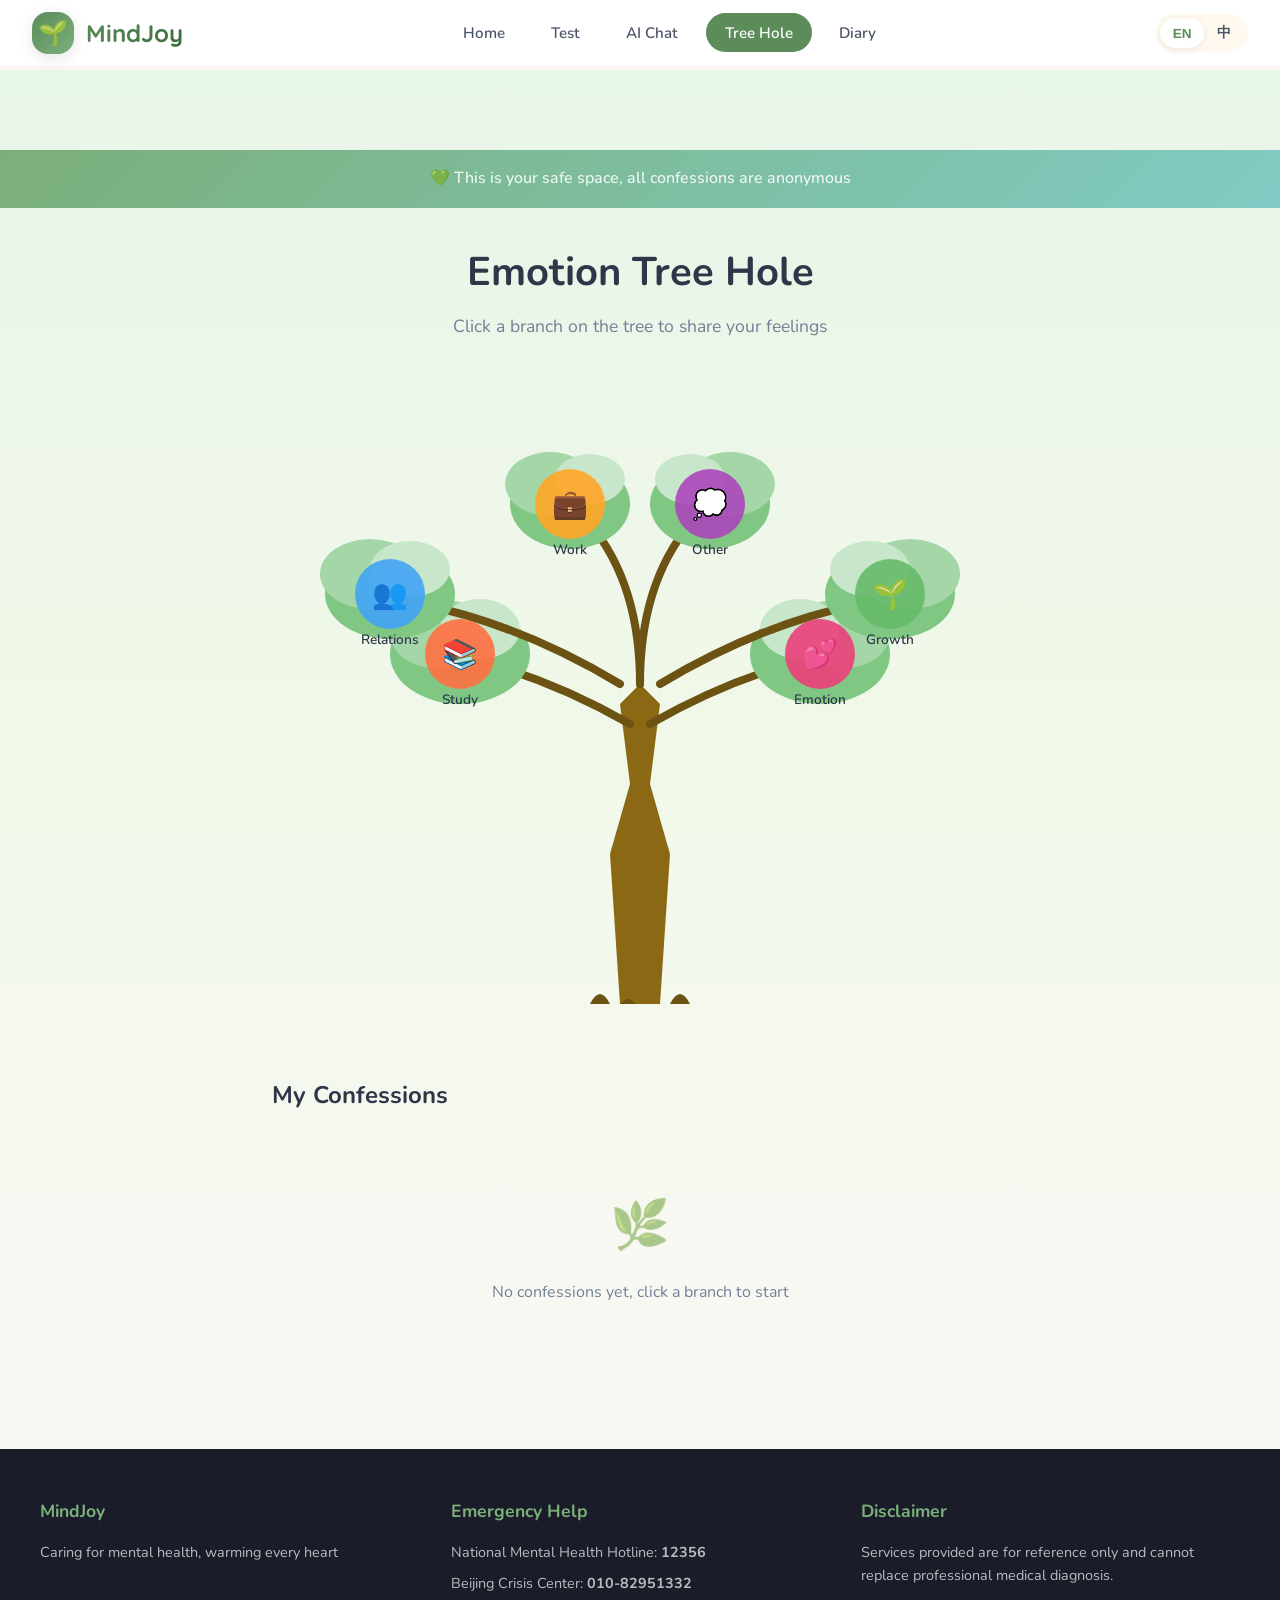
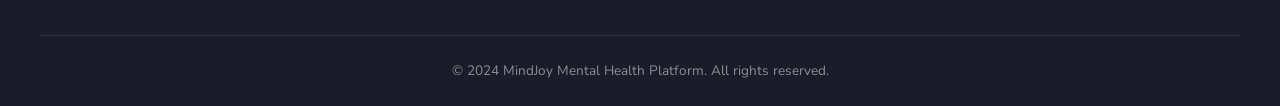
<file: tree-hole.html>
<!DOCTYPE html>
<html lang="en">
<head>
    <meta charset="UTF-8">
    <script src="static/js/api.js"></script>
    <meta name="viewport" content="width=device-width, initial-scale=1.0">
    <title>Emotion Tree Hole | 情绪树洞 - Mental Health Platform | 心理健康平台</title>
    <link rel="preconnect" href="https://fonts.googleapis.com">
    <link rel="preconnect" href="https://fonts.gstatic.com" crossorigin>
    <link href="https://fonts.googleapis.com/css2?family=Nunito:wght@300;400;500;600;700;800&family=Noto+Sans+SC:wght@300;400;500;700&family=Quicksand:wght@400;500;600;700&display=swap" rel="stylesheet">
    <link rel="stylesheet" href="static/css/style.css">
    
<style>
    /* 页面整体 */
    .tree-hole-page {
        padding-top: 80px;
        min-height: 100vh;
        background: linear-gradient(180deg, #E8F5E9 0%, #F1F8E9 50%, #FAF8F5 100%);
        overflow-x: hidden;
    }

    /* 页头 */
    .tree-header {
        text-align: center;
        padding: 2rem;
    }

    .tree-header h1 {
        font-size: 2.5rem;
        font-weight: 700;
        color: var(--text-dark);
        margin-bottom: 0.5rem;
    }

    .tree-header p {
        color: var(--text-light);
        font-size: 1.1rem;
    }

    /* 树的容器 */
    .tree-container {
        position: relative;
        width: 100%;
        max-width: 1200px;
        margin: 0 auto;
        padding: 2rem;
        min-height: 600px;
    }

    /* SVG 树 */
    .tree-svg {
        width: 100%;
        height: 600px;
    }

    /* 树干 */
    .tree-trunk {
        fill: #8B6914;
    }

    /* 树枝 */
    .tree-branch {
        fill: none;
        stroke: #6D5313;
        stroke-width: 8;
        stroke-linecap: round;
        transition: all 0.3s ease;
    }

    /* 树叶群 */
    .tree-leaves {
        transition: all 0.5s ease;
    }

    /* 分类节点 */
    .category-node {
        cursor: pointer;
        transition: all 0.3s ease;
    }

    .category-node:hover {
        transform: scale(1.1);
    }

    .category-circle {
        transition: all 0.3s ease;
    }

    .category-node:hover .category-circle {
        filter: brightness(1.1);
    }

    .category-icon {
        font-size: 1.8rem;
        text-anchor: middle;
        dominant-baseline: central;
        pointer-events: none;
    }

    .category-label {
        font-family: 'Nunito', 'Noto Sans SC', sans-serif;
        font-size: 0.85rem;
        font-weight: 600;
        fill: var(--text-dark);
        text-anchor: middle;
    }

    /* 飘落的叶子动画 */
    @keyframes leafFall {
        0% {
            transform: translateY(0) rotate(0deg);
            opacity: 1;
        }
        100% {
            transform: translateY(100px) rotate(360deg);
            opacity: 0;
        }
    }

    .falling-leaf {
        animation: leafFall 3s ease-in-out forwards;
    }

    /* 树叶摇摆动画 */
    @keyframes sway {
        0%, 100% { transform: rotate(-2deg); }
        50% { transform: rotate(2deg); }
    }

    .tree-leaves {
        animation: sway 4s ease-in-out infinite;
        transform-origin: center bottom;
    }

    /* 选中的分类闪烁 */
    @keyframes pulse-glow {
        0%, 100% { filter: drop-shadow(0 0 8px currentColor); }
        50% { filter: drop-shadow(0 0 20px currentColor); }
    }

    .category-node.active .category-circle {
        animation: pulse-glow 1.5s ease-in-out infinite;
    }

    /* 弹窗通用样式 */
    .modal-overlay {
        position: fixed;
        top: 0;
        left: 0;
        right: 0;
        bottom: 0;
        background: rgba(0, 0, 0, 0.6);
        backdrop-filter: blur(8px);
        display: flex;
        align-items: center;
        justify-content: center;
        z-index: 2000;
        opacity: 0;
        visibility: hidden;
        transition: all 0.3s ease;
    }

    .modal-overlay.show {
        opacity: 1;
        visibility: visible;
    }

    .modal-content {
        background: white;
        border-radius: var(--radius-xl);
        padding: 2rem;
        max-width: 500px;
        width: 90%;
        max-height: 85vh;
        overflow-y: auto;
        transform: scale(0.9) translateY(20px);
        transition: all 0.3s ease;
    }

    .modal-overlay.show .modal-content {
        transform: scale(1) translateY(0);
    }

    .modal-header {
        display: flex;
        align-items: center;
        gap: 1rem;
        margin-bottom: 1.5rem;
    }

    .modal-icon {
        width: 60px;
        height: 60px;
        border-radius: 50%;
        display: flex;
        align-items: center;
        justify-content: center;
        font-size: 1.8rem;
    }

    .modal-title {
        font-size: 1.5rem;
        font-weight: 700;
        color: var(--text-dark);
    }

    .modal-subtitle {
        font-size: 0.9rem;
        color: var(--text-light);
    }

    .modal-close {
        position: absolute;
        top: 1rem;
        right: 1rem;
        width: 36px;
        height: 36px;
        border: none;
        background: rgba(0, 0, 0, 0.05);
        border-radius: 50%;
        cursor: pointer;
        font-size: 1.2rem;
        color: var(--text-light);
        transition: all 0.3s ease;
    }

    .modal-close:hover {
        background: rgba(0, 0, 0, 0.1);
        color: var(--text-dark);
    }

    /* 情绪记录弹窗 */
    .emotion-form {
        display: flex;
        flex-direction: column;
        gap: 1.5rem;
    }

    .form-group label {
        display: block;
        font-weight: 600;
        color: var(--text-dark);
        margin-bottom: 0.5rem;
    }

    .emotion-textarea {
        width: 100%;
        min-height: 150px;
        padding: 1rem;
        border: 2px solid #E2E8F0;
        border-radius: var(--radius-md);
        font-family: inherit;
        font-size: 1rem;
        line-height: 1.6;
        resize: vertical;
        transition: all 0.3s ease;
    }

    .emotion-textarea:focus {
        outline: none;
        border-color: var(--primary);
        box-shadow: 0 0 0 3px rgba(91, 140, 90, 0.1);
    }

    .emotion-textarea::placeholder {
        color: var(--text-light);
    }

    .form-actions {
        display: flex;
        gap: 1rem;
        justify-content: flex-end;
    }

    .btn-secondary {
        padding: 0.75rem 1.5rem;
        background: #F1F5F9;
        color: var(--text-medium);
        border: none;
        border-radius: var(--radius-full);
        font-weight: 600;
        cursor: pointer;
        transition: all 0.3s ease;
    }

    .btn-secondary:hover {
        background: #E2E8F0;
    }

    .btn-primary {
        padding: 0.75rem 1.5rem;
        background: var(--primary);
        color: white;
        border: none;
        border-radius: var(--radius-full);
        font-weight: 600;
        cursor: pointer;
        transition: all 0.3s ease;
    }

    .btn-primary:hover {
        background: var(--primary-dark);
        transform: translateY(-2px);
    }

    /* 呼吸练习弹窗 */
    .breathing-modal .modal-content {
        max-width: 600px;
        text-align: center;
        background: linear-gradient(180deg, #E8F5E9 0%, #FFFFFF 100%);
    }

    .breathing-intro {
        margin-bottom: 2rem;
    }

    .breathing-intro p {
        color: var(--text-medium);
        line-height: 1.8;
    }

    .breathing-animation {
        position: relative;
        width: 200px;
        height: 200px;
        margin: 2rem auto;
    }

    .breathing-circle {
        position: absolute;
        top: 50%;
        left: 50%;
        width: 120px;
        height: 120px;
        transform: translate(-50%, -50%);
        background: linear-gradient(135deg, var(--primary-light), var(--accent-mint));
        border-radius: 50%;
        transition: all 4s ease-in-out;
        display: flex;
        align-items: center;
        justify-content: center;
    }

    .breathing-circle.inhale {
        width: 180px;
        height: 180px;
    }

    .breathing-circle.exhale {
        width: 100px;
        height: 100px;
    }

    .breathing-text {
        font-size: 1.2rem;
        font-weight: 700;
        color: white;
        text-shadow: 0 2px 4px rgba(0, 0, 0, 0.1);
    }

    .breathing-outer-ring {
        position: absolute;
        top: 50%;
        left: 50%;
        width: 190px;
        height: 190px;
        transform: translate(-50%, -50%);
        border: 3px dashed var(--primary-light);
        border-radius: 50%;
        opacity: 0.5;
    }

    .breathing-phase {
        font-size: 1.5rem;
        font-weight: 700;
        color: var(--primary);
        margin: 1rem 0;
    }

    .breathing-timer {
        font-size: 3rem;
        font-weight: 700;
        color: var(--text-dark);
        margin: 0.5rem 0;
    }

    .breathing-instruction {
        color: var(--text-medium);
        font-size: 1rem;
        margin-bottom: 2rem;
    }

    .breathing-controls {
        display: flex;
        justify-content: center;
        gap: 1rem;
        margin-top: 1.5rem;
    }

    .btn-breathing {
        padding: 1rem 2rem;
        border: none;
        border-radius: var(--radius-full);
        font-size: 1rem;
        font-weight: 600;
        cursor: pointer;
        transition: all 0.3s ease;
    }

    .btn-start {
        background: var(--primary);
        color: white;
    }

    .btn-start:hover {
        background: var(--primary-dark);
        transform: translateY(-2px);
    }

    .btn-stop {
        background: #EF5350;
        color: white;
    }

    .btn-stop:hover {
        background: #E53935;
    }

    /* 进度条 */
    .breathing-progress {
        width: 100%;
        height: 8px;
        background: #E0E0E0;
        border-radius: var(--radius-full);
        overflow: hidden;
        margin-top: 1rem;
    }

    .breathing-progress-bar {
        height: 100%;
        background: linear-gradient(90deg, var(--primary), var(--accent-mint));
        transition: width 0.5s linear;
    }

    /* 完成界面 */
    .breathing-complete {
        display: none;
        text-align: center;
        padding: 2rem;
    }

    .breathing-complete.show {
        display: block;
    }

    .complete-icon {
        font-size: 4rem;
        margin-bottom: 1rem;
    }

    .complete-title {
        font-size: 1.5rem;
        font-weight: 700;
        color: var(--primary);
        margin-bottom: 0.5rem;
    }

    .complete-message {
        color: var(--text-medium);
        margin-bottom: 1.5rem;
    }

    /* 匿名倾诉记录列表 */
    .records-section {
        max-width: 800px;
        margin: 2rem auto;
        padding: 0 2rem 4rem;
    }

    .records-header {
        display: flex;
        align-items: center;
        justify-content: space-between;
        margin-bottom: 1.5rem;
    }

    .records-header h2 {
        font-size: 1.5rem;
        font-weight: 700;
        color: var(--text-dark);
    }

    .record-card {
        background: white;
        border-radius: var(--radius-lg);
        padding: 1.5rem;
        margin-bottom: 1rem;
        box-shadow: var(--shadow-sm);
        transition: all 0.3s ease;
        border-left: 4px solid;
    }

    .record-card:hover {
        box-shadow: var(--shadow-md);
        transform: translateY(-2px);
    }

    .record-header {
        display: flex;
        align-items: center;
        gap: 1rem;
        margin-bottom: 1rem;
    }

    .record-category-icon {
        width: 40px;
        height: 40px;
        border-radius: 50%;
        display: flex;
        align-items: center;
        justify-content: center;
        font-size: 1.2rem;
    }

    .record-meta {
        flex: 1;
    }

    .record-category-name {
        font-weight: 600;
        color: var(--text-dark);
    }

    .record-date {
        font-size: 0.85rem;
        color: var(--text-light);
    }

    .record-content {
        color: var(--text-medium);
        line-height: 1.7;
    }

    .no-records {
        text-align: center;
        padding: 3rem;
        color: var(--text-light);
    }

    .no-records-icon {
        font-size: 3rem;
        margin-bottom: 1rem;
        opacity: 0.5;
    }

    /* 提示条 */
    .tip-bar {
        background: linear-gradient(135deg, var(--primary-light), var(--accent-mint));
        color: white;
        padding: 1rem 2rem;
        text-align: center;
        font-weight: 500;
    }

    .tip-bar span {
        opacity: 0.9;
    }

    /* 响应式 */
    @media (max-width: 768px) {
        .tree-header h1 {
            font-size: 1.8rem;
        }

        .tree-svg {
            height: 500px;
        }

        .modal-content {
            padding: 1.5rem;
        }

        .breathing-animation {
            width: 150px;
            height: 150px;
        }

        .breathing-circle {
            width: 100px;
            height: 100px;
        }

        .breathing-circle.inhale {
            width: 140px;
            height: 140px;
        }

        .breathing-circle.exhale {
            width: 80px;
            height: 80px;
        }
    }
</style>

</head>
<body>
    <!-- 导航栏 -->
    <nav class="navbar">
        <div class="nav-container">
            <a href="index.html" class="nav-logo">
                <div class="logo-icon">🌱</div>
                <span class="logo-text">MindJoy</span>
            </a>
            <ul class="nav-menu" id="navMenu">
                <li><a href="index.html" class="nav-link " data-zh="首页" data-en="Home">Home</a></li>
                <li><a href="assessment.html" class="nav-link " data-zh="心理测试" data-en="Test">Test</a></li>
                <li><a href="chat.html" class="nav-link " data-zh="AI 对话" data-en="AI Chat">AI Chat</a></li>
                <li><a href="tree-hole.html" class="nav-link active" data-zh="情绪树洞" data-en="Tree Hole">Tree Hole</a></li>
                <li><a href="diary.html" class="nav-link " data-zh="Mindjoy日记" data-en="Diary">Diary</a></li>
                <!-- 移动端语言切换 -->
                <li class="mobile-lang-switch">
                    <div class="lang-switch-mobile">
                        <button class="lang-btn-mobile" data-lang="en" onclick="switchLang('en')">English</button>
                        <span class="lang-divider">|</span>
                        <button class="lang-btn-mobile" data-lang="zh" onclick="switchLang('zh')">中文</button>
                    </div>
                </li>
            </ul>
            <div class="nav-right">
                <div class="lang-switch">
                    <button class="lang-btn active" data-lang="en" onclick="switchLang('en')">EN</button>
                    <button class="lang-btn" data-lang="zh" onclick="switchLang('zh')">中</button>
                </div>
            </div>
            <button class="nav-toggle" id="navToggle" onclick="toggleNav()">
                <span></span>
                <span></span>
                <span></span>
            </button>
        </div>
    </nav>

    <!-- 主内容 -->
    <main class="main-content">
        
<div class="tree-hole-page">
    <!-- 提示条 -->
    <div class="tip-bar">
        <span data-zh="💚 这里是你的安全空间，所有倾诉都是匿名的" data-en="💚 This is your safe space, all confessions are anonymous">💚 This is your safe space, all confessions are anonymous</span>
    </div>

    <!-- 页头 -->
    <div class="tree-header">
        <h1 data-zh="情绪树洞" data-en="Emotion Tree Hole">Emotion Tree Hole</h1>
        <p data-zh="点击树上的分支，选择你想要倾诉的类型" data-en="Click a branch on the tree to share your feelings">Click a branch on the tree to share your feelings</p>
    </div>

    <!-- 树可视化 -->
    <div class="tree-container">
        <svg class="tree-svg" viewBox="0 0 800 600" preserveAspectRatio="xMidYMid meet">
            <!-- 树干 -->
            <path class="tree-trunk" d="M380 600 L420 600 L430 450 L410 380 L420 300 L400 280 L380 300 L390 380 L370 450 Z"/>
            
            <!-- 树根 -->
            <path fill="#6D5313" d="M350 600 Q360 580, 370 600 M430 600 Q440 580, 450 600 M380 600 Q390 590, 395 600"/>
            
            <!-- 左边树枝组 -->
            <g class="tree-leaves" style="transform-origin: 400px 300px;">
                <!-- 学业压力分支 -->
                <path class="tree-branch" d="M390 320 Q320 280, 250 260"/>
                <ellipse cx="220" cy="250" rx="70" ry="50" fill="#81C784"/>
                <ellipse cx="200" cy="230" rx="50" ry="35" fill="#A5D6A7"/>
                <ellipse cx="240" cy="225" rx="40" ry="30" fill="#C8E6C9"/>
                
                <!-- 人际关系分支 -->
                <path class="tree-branch" d="M380 280 Q280 220, 180 200"/>
                <ellipse cx="150" cy="190" rx="65" ry="45" fill="#81C784"/>
                <ellipse cx="130" cy="170" rx="50" ry="35" fill="#A5D6A7"/>
                <ellipse cx="170" cy="165" rx="40" ry="28" fill="#C8E6C9"/>
            </g>
            
            <!-- 右边树枝组 -->
            <g class="tree-leaves" style="transform-origin: 400px 300px; animation-delay: 1s;">
                <!-- 情感困惑分支 -->
                <path class="tree-branch" d="M410 320 Q480 280, 550 260"/>
                <ellipse cx="580" cy="250" rx="70" ry="50" fill="#81C784"/>
                <ellipse cx="600" cy="230" rx="50" ry="35" fill="#A5D6A7"/>
                <ellipse cx="560" cy="225" rx="40" ry="30" fill="#C8E6C9"/>
                
                <!-- 自我成长分支 -->
                <path class="tree-branch" d="M420 280 Q520 220, 620 200"/>
                <ellipse cx="650" cy="190" rx="65" ry="45" fill="#81C784"/>
                <ellipse cx="670" cy="170" rx="50" ry="35" fill="#A5D6A7"/>
                <ellipse cx="630" cy="165" rx="40" ry="28" fill="#C8E6C9"/>
            </g>
            
            <!-- 顶部树枝组 -->
            <g class="tree-leaves" style="transform-origin: 400px 300px; animation-delay: 2s;">
                <!-- 工作烦恼分支 -->
                <path class="tree-branch" d="M400 280 Q400 180, 350 120"/>
                <ellipse cx="330" cy="100" rx="60" ry="45" fill="#81C784"/>
                <ellipse cx="310" cy="80" rx="45" ry="32" fill="#A5D6A7"/>
                <ellipse cx="350" cy="75" rx="35" ry="25" fill="#C8E6C9"/>
                
                <!-- 其他烦恼分支 -->
                <path class="tree-branch" d="M400 280 Q400 180, 450 120"/>
                <ellipse cx="470" cy="100" rx="60" ry="45" fill="#81C784"/>
                <ellipse cx="490" cy="80" rx="45" ry="32" fill="#A5D6A7"/>
                <ellipse cx="450" cy="75" rx="35" ry="25" fill="#C8E6C9"/>
            </g>
            
            <!-- 分类节点 - 可点击区域 -->
            <!-- 学业压力 -->
            <g class="category-node" data-category="study" onclick="openEmotionModal('study')">
                <circle class="category-circle" cx="220" cy="250" r="35" fill="#FF7043" opacity="0.9"/>
                <text class="category-icon" x="220" y="250">📚</text>
                <text class="category-label" x="220" y="300" data-zh="学业压力" data-en="Study">Study</text>
            </g>
            
            <!-- 人际关系 -->
            <g class="category-node" data-category="relationship" onclick="openEmotionModal('relationship')">
                <circle class="category-circle" cx="150" cy="190" r="35" fill="#42A5F5" opacity="0.9"/>
                <text class="category-icon" x="150" y="190">👥</text>
                <text class="category-label" x="150" y="240" data-zh="人际关系" data-en="Relations">Relations</text>
            </g>
            
            <!-- 情感困惑 -->
            <g class="category-node" data-category="emotion" onclick="openEmotionModal('emotion')">
                <circle class="category-circle" cx="580" cy="250" r="35" fill="#EC407A" opacity="0.9"/>
                <text class="category-icon" x="580" y="250">💕</text>
                <text class="category-label" x="580" y="300" data-zh="情感困惑" data-en="Emotion">Emotion</text>
            </g>
            
            <!-- 自我成长 -->
            <g class="category-node" data-category="growth" onclick="openEmotionModal('growth')">
                <circle class="category-circle" cx="650" cy="190" r="35" fill="#66BB6A" opacity="0.9"/>
                <text class="category-icon" x="650" y="190">🌱</text>
                <text class="category-label" x="650" y="240" data-zh="自我成长" data-en="Growth">Growth</text>
            </g>
            
            <!-- 工作烦恼 -->
            <g class="category-node" data-category="work" onclick="openEmotionModal('work')">
                <circle class="category-circle" cx="330" cy="100" r="35" fill="#FFA726" opacity="0.9"/>
                <text class="category-icon" x="330" y="100">💼</text>
                <text class="category-label" x="330" y="150" data-zh="工作烦恼" data-en="Work">Work</text>
            </g>
            
            <!-- 其他烦恼 -->
            <g class="category-node" data-category="other" onclick="openEmotionModal('other')">
                <circle class="category-circle" cx="470" cy="100" r="35" fill="#AB47BC" opacity="0.9"/>
                <text class="category-icon" x="470" y="100">💭</text>
                <text class="category-label" x="470" y="150" data-zh="其他烦恼" data-en="Other">Other</text>
            </g>
        </svg>
    </div>

    <!-- 我的倾诉记录 -->
    <div class="records-section">
        <div class="records-header">
            <h2 data-zh="我的倾诉记录" data-en="My Confessions">My Confessions</h2>
        </div>
        <div id="records-list">
            <div class="no-records">
                <div class="no-records-icon">🌿</div>
                <p data-zh="还没有倾诉记录，点击树上的分支开始吧" data-en="No confessions yet, click a branch to start">No confessions yet, click a branch to start</p>
            </div>
        </div>
    </div>
</div>

<!-- 情绪记录弹窗 -->
<div class="modal-overlay" id="emotion-modal">
    <div class="modal-content" style="position: relative;">
        <button class="modal-close" onclick="closeEmotionModal()">✕</button>
        <div class="modal-header">
            <div class="modal-icon" id="modal-icon">📚</div>
            <div>
                <div class="modal-title" id="modal-title">学业压力</div>
                <div class="modal-subtitle" data-zh="说出你的烦恼，这里是安全的" data-en="Share your worries, this is a safe space">Share your worries, this is a safe space</div>
            </div>
        </div>
        <form class="emotion-form" onsubmit="submitEmotion(event)">
            <div class="form-group">
                <label data-zh="写下你的心事..." data-en="Write your feelings...">Write your feelings...</label>
                <textarea class="emotion-textarea" id="emotion-text" 
                    placeholder="在这里倾诉，一切都会好起来的..."
                    data-placeholder-zh="在这里倾诉，一切都会好起来的..."
                    data-placeholder-en="Share here, everything will be okay..."></textarea>
            </div>
            <div class="form-actions">
                <button type="button" class="btn-secondary" onclick="closeEmotionModal()">
                    <span data-zh="取消" data-en="Cancel">Cancel</span>
                </button>
                <button type="submit" class="btn-primary">
                    <span data-zh="倾诉完毕" data-en="Done Sharing">Done Sharing</span>
                </button>
            </div>
        </form>
    </div>
</div>

<!-- AI共情回复弹窗 -->
<div class="modal-overlay" id="ai-response-modal">
    <div class="modal-content" style="position: relative; max-width: 500px;">
        <button class="modal-close" onclick="closeAiResponseModal()">✕</button>
        <div class="modal-header" style="justify-content: center;">
            <div>
                <div class="modal-title" style="text-align: center;">
                    <span style="font-size: 2rem;">🌱</span>
                </div>
                <div class="modal-subtitle" style="text-align: center; margin-top: 0.5rem;" 
                     data-zh="MindJoy 想对你说" data-en="MindJoy wants to tell you">MindJoy wants to tell you</div>
            </div>
        </div>
        
        <!-- 加载状态 -->
        <div id="ai-loading" style="text-align: center; padding: 2rem;">
            <div class="loading-spinner" style="width: 40px; height: 40px; border: 3px solid #E8F5E9; border-top-color: var(--primary); border-radius: 50%; animation: spin 1s linear infinite; margin: 0 auto 1rem;"></div>
            <p style="color: var(--text-medium);" data-zh="正在思考中..." data-en="Thinking...">Thinking...</p>
        </div>
        
        <!-- AI回复内容 -->
        <div id="ai-response-content" style="display: none;">
            <div style="background: linear-gradient(135deg, #E8F5E9 0%, #C8E6C9 100%); border-radius: var(--radius-lg); padding: 1.5rem; margin: 1rem 0;">
                <p id="ai-response-text" style="color: var(--text-dark); line-height: 1.8; font-size: 1rem;"></p>
            </div>
            
            <div style="display: flex; gap: 1rem; margin-top: 1.5rem;">
                <button class="btn-secondary" style="flex: 1;" onclick="closeAiResponseModal()">
                    <span data-zh="情绪舒缓了" data-en="Feeling Better">Feeling Better</span>
                </button>
                <button class="btn-primary" style="flex: 1;" onclick="goToBreathing()">
                    <span data-zh="做呼吸练习" data-en="Do Breathing">Do Breathing</span>
                </button>
            </div>
            <div style="margin-top: 1rem;">
                <a href="chat.html" class="btn-ai-chat" style="display: block; text-align: center; padding: 0.85rem 1.5rem; background: linear-gradient(135deg, #7B68EE 0%, #9370DB 100%); color: white; border-radius: var(--radius-full); font-weight: 600; text-decoration: none; transition: all 0.3s ease; box-shadow: 0 4px 15px rgba(123, 104, 238, 0.3);">
                    <span data-zh="💬 和 AI 继续聊聊" data-en="💬 Keep Talking with the AI">💬 Keep Talking with the AI</span>
                </a>
            </div>
        </div>
    </div>
</div>

<style>
@keyframes spin {
    to { transform: rotate(360deg); }
}
.btn-ai-chat:hover {
    transform: translateY(-2px);
    box-shadow: 0 6px 20px rgba(123, 104, 238, 0.45);
}
</style>

<!-- 呼吸练习弹窗 -->
<div class="modal-overlay breathing-modal" id="breathing-modal">
    <div class="modal-content" style="position: relative;">
        <button class="modal-close" onclick="closeBreathingModal()">✕</button>
        
        <!-- 介绍界面 -->
        <div id="breathing-intro">
            <div class="modal-header" style="justify-content: center;">
                <div>
                    <div class="modal-title" style="text-align: center;" data-zh="🌿 深呼吸放松练习" data-en="🌿 Deep Breathing Exercise">🌿 Deep Breathing Exercise</div>
                </div>
            </div>
            <div class="breathing-intro">
                <p data-zh="感谢你愿意分享自己的心事。现在，让我们一起做一个简单的呼吸练习，帮助你放松身心。" 
                   data-en="Thank you for sharing. Now, let's do a simple breathing exercise to help you relax.">
                    Thank you for sharing. Now, let's do a simple breathing exercise to help you relax.
                </p>
                <br>
                <p data-zh="这个练习包含3轮呼吸，每轮持续约16秒：" 
                   data-en="This exercise includes 3 rounds, each lasting about 16 seconds:">
                    This exercise includes 3 rounds, each lasting about 16 seconds:
                </p>
                <ul style="text-align: left; margin: 1rem 2rem; color: var(--text-medium);">
                    <li data-zh="吸气 4 秒" data-en="Inhale for 4 seconds">Inhale for 4 seconds</li>
                    <li data-zh="屏气 4 秒" data-en="Hold for 4 seconds">Hold for 4 seconds</li>
                    <li data-zh="呼气 4 秒" data-en="Exhale for 4 seconds">Exhale for 4 seconds</li>
                    <li data-zh="放松 4 秒" data-en="Relax for 4 seconds">Relax for 4 seconds</li>
                </ul>
            </div>
            <div class="breathing-controls">
                <button class="btn-breathing btn-secondary" onclick="closeBreathingModal()">
                    <span data-zh="稍后再说" data-en="Maybe Later">Maybe Later</span>
                </button>
                <button class="btn-breathing btn-start" onclick="startBreathing()">
                    <span data-zh="开始练习" data-en="Start Exercise">Start Exercise</span>
                </button>
            </div>
        </div>

        <!-- 练习界面 -->
        <div id="breathing-exercise" style="display: none;">
            <div class="breathing-animation">
                <div class="breathing-outer-ring"></div>
                <div class="breathing-circle" id="breathing-circle">
                    <span class="breathing-text" id="breathing-action-text" data-zh="准备" data-en="Get Ready">Get Ready</span>
                </div>
            </div>
            <div class="breathing-phase" id="breathing-phase" data-zh="准备开始" data-en="Get Ready">Get Ready</div>
            <div class="breathing-timer" id="breathing-timer">4</div>
            <div class="breathing-instruction" id="breathing-round">
                <span data-zh="第 1 轮 / 共 3 轮" data-en="Round 1 of 3">Round 1 of 3</span>
            </div>
            <div class="breathing-progress">
                <div class="breathing-progress-bar" id="breathing-progress" style="width: 0%"></div>
            </div>
            <div class="breathing-controls">
                <button class="btn-breathing btn-stop" onclick="stopBreathing()">
                    <span data-zh="停止" data-en="Stop">Stop</span>
                </button>
            </div>
        </div>

        <!-- 完成界面 -->
        <div class="breathing-complete" id="breathing-complete">
            <div class="complete-icon">🎉</div>
            <div class="complete-title" data-zh="做得很好！" data-en="Well Done!">Well Done!</div>
            <div class="complete-message" data-zh="你完成了呼吸练习，希望你现在感觉好一些了。记住，照顾好自己的情绪很重要。" 
                 data-en="You've completed the breathing exercise. Hope you feel better now. Remember, taking care of your emotions is important.">
                You've completed the breathing exercise. Hope you feel better now. Remember, taking care of your emotions is important.
            </div>
            <div class="breathing-controls">
                <button class="btn-breathing btn-start" onclick="closeBreathingModal()">
                    <span data-zh="完成" data-en="Done">Done</span>
                </button>
            </div>
        </div>
    </div>
</div>

    </main>

    <!-- 页脚 -->
    <footer class="footer">
        <div class="footer-container">
            <div class="footer-section">
                <h4 data-zh="MindJoy 心灵乐园" data-en="MindJoy">MindJoy</h4>
                <p data-zh="关爱心理健康，温暖每一颗心" data-en="Caring for mental health, warming every heart">Caring for mental health, warming every heart</p>
            </div>
            <div class="footer-section">
                <h4 data-zh="紧急求助" data-en="Emergency Help">Emergency Help</h4>
                <p><span data-zh="全国心理援助热线" data-en="National Mental Health Hotline">National Mental Health Hotline</span>: <strong>12356</strong></p>
                <p><span data-zh="北京心理危机中心" data-en="Beijing Crisis Center">Beijing Crisis Center</span>: <strong>010-82951332</strong></p>
            </div>
            <div class="footer-section">
                <h4 data-zh="声明" data-en="Disclaimer">Disclaimer</h4>
                <p data-zh="本平台提供的服务仅供参考，不能替代专业医疗诊断和治疗。" data-en="Services provided are for reference only and cannot replace professional medical diagnosis.">Services provided are for reference only and cannot replace professional medical diagnosis.</p>
            </div>
        </div>
        <div class="footer-bottom">
            <p>&copy; 2024 MindJoy Mental Health Platform. All rights reserved.</p>
        </div>
    </footer>

    <!-- 危机提示模态框 -->
    <div class="modal" id="crisisModal">
        <div class="modal-content crisis-modal">
            <div class="modal-header">
                <h3 data-zh="💚 我们很担心你" data-en="💚 We're Here For You">💚 We're Here For You</h3>
            </div>
            <div class="modal-body">
                <p data-zh="我们注意到你可能正在经历困难时刻。请记住，你不是一个人。" data-en="We noticed you might be going through a difficult time. Remember, you're not alone.">We noticed you might be going through a difficult time. Remember, you're not alone.</p>
                <div class="crisis-contacts">
                    <h4 data-zh="如果你需要帮助，请联系：" data-en="If you need help, please contact:">If you need help, please contact:</h4>
                    <ul>
                        <li>📞 <span data-zh="全国心理援助热线" data-en="National Mental Health Hotline">National Mental Health Hotline</span>: <a href="tel:12356">12356</a></li>
                        <li>📞 <span data-zh="北京心理危机中心" data-en="Beijing Crisis Center">Beijing Crisis Center</span>: <a href="tel:010-82951332">010-82951332</a></li>
                        <li>📞 <span data-zh="生命热线" data-en="Lifeline">Lifeline</span>: <a href="tel:400-821-1215">400-821-1215</a></li>
                    </ul>
                </div>
            </div>
            <div class="modal-footer">
                <button class="btn btn-primary" onclick="closeCrisisModal()" data-zh="我知道了" data-en="I Understand">I Understand</button>
            </div>
        </div>
    </div>

    <script>
        let currentLang = localStorage.getItem('mindjoy_lang') || 'en';
        
        function switchLang(lang) {
            currentLang = lang;
            localStorage.setItem('mindjoy_lang', lang);
            document.documentElement.lang = lang === 'zh' ? 'zh-CN' : 'en';
            // 更新桌面端语言按钮
            document.querySelectorAll('.lang-btn').forEach(btn => {
                btn.classList.toggle('active', btn.dataset.lang === lang);
            });
            // 更新移动端语言按钮
            document.querySelectorAll('.lang-btn-mobile').forEach(btn => {
                btn.classList.toggle('active', btn.dataset.lang === lang);
            });
            // 更新所有带有 data-zh/data-en 属性的元素
            document.querySelectorAll('[data-zh][data-en]').forEach(el => {
                el.textContent = el.dataset[lang];
            });
            window.dispatchEvent(new CustomEvent('langchange', { detail: { lang } }));
        }
        
        document.addEventListener('DOMContentLoaded', () => switchLang(currentLang));
        
        function toggleNav() {
            document.getElementById('navMenu').classList.toggle('active');
        }
        
        function showCrisisModal() {
            document.getElementById('crisisModal').classList.add('active');
        }
        
        function closeCrisisModal() {
            document.getElementById('crisisModal').classList.remove('active');
        }
    </script>
    <script src="static/js/main.js"></script>
    
<script>
    // 分类数据
    const categories = {
        study: {
            icon: '📚',
            color: '#FF7043',
            zh: '学业压力',
            en: 'Study Pressure'
        },
        relationship: {
            icon: '👥',
            color: '#42A5F5',
            zh: '人际关系',
            en: 'Relationships'
        },
        emotion: {
            icon: '💕',
            color: '#EC407A',
            zh: '情感困惑',
            en: 'Emotional Confusion'
        },
        growth: {
            icon: '🌱',
            color: '#66BB6A',
            zh: '自我成长',
            en: 'Self Growth'
        },
        work: {
            icon: '💼',
            color: '#FFA726',
            zh: '工作烦恼',
            en: 'Work Issues'
        },
        other: {
            icon: '💭',
            color: '#AB47BC',
            zh: '其他烦恼',
            en: 'Other'
        }
    };

    // 当前选中的分类
    let currentCategory = null;
    
    // 存储记录
    let records = JSON.parse(localStorage.getItem('treeHoleRecords') || '[]');

    // 获取当前语言
    function getCurrentLang() {
        return localStorage.getItem('mindjoy_lang') || 'en';
    }

    // 打开情绪记录弹窗
    function openEmotionModal(category) {
        currentCategory = category;
        const cat = categories[category];
        const lang = getCurrentLang();
        
        // 更新弹窗内容
        document.getElementById('modal-icon').innerHTML = cat.icon;
        document.getElementById('modal-icon').style.background = cat.color;
        document.getElementById('modal-title').textContent = lang === 'zh' ? cat.zh : cat.en;
        
        // 更新占位符
        const textarea = document.getElementById('emotion-text');
        textarea.value = '';
        textarea.placeholder = lang === 'zh' 
            ? textarea.dataset.placeholderZh 
            : textarea.dataset.placeholderEn;
        
        // 高亮对应的节点
        document.querySelectorAll('.category-node').forEach(node => {
            node.classList.remove('active');
            if (node.dataset.category === category) {
                node.classList.add('active');
            }
        });
        
        // 显示弹窗
        document.getElementById('emotion-modal').classList.add('show');
    }

    // 关闭情绪记录弹窗
    function closeEmotionModal() {
        document.getElementById('emotion-modal').classList.remove('show');
        document.querySelectorAll('.category-node').forEach(node => {
            node.classList.remove('active');
        });
    }

    // 提交情绪记录
    async function submitEmotion(event) {
        event.preventDefault();
        const text = document.getElementById('emotion-text').value.trim();
        const lang = getCurrentLang();
        
        if (!text) {
            alert(lang === 'zh' ? '请写下你的心事' : 'Please write your feelings');
            return;
        }
        
        // 保存记录
        const record = {
            id: Date.now(),
            category: currentCategory,
            content: text,
            date: new Date().toISOString()
        };
        
        records.unshift(record);
        localStorage.setItem('treeHoleRecords', JSON.stringify(records));
        
        // 关闭情绪弹窗，打开AI回复弹窗
        closeEmotionModal();
        openAiResponseModal(text, currentCategory, lang);
        
        // 更新记录列表
        renderRecords();
    }

    // 打开AI回复弹窗
    async function openAiResponseModal(userText, category, lang) {
        const modal = document.getElementById('ai-response-modal');
        const loading = document.getElementById('ai-loading');
        const content = document.getElementById('ai-response-content');
        const responseText = document.getElementById('ai-response-text');
        
        // 显示弹窗和加载状态
        modal.classList.add('show');
        loading.style.display = 'block';
        content.style.display = 'none';
        
        // 构建提示词，让AI知道这是树洞倾诉场景
        const categoryInfo = categories[category];
        const contextPrompt = lang === 'zh' 
            ? `用户在"${categoryInfo.zh}"分类下倾诉了心事。请给出温暖、共情的回复（100-150字），不要给太多建议，主要是理解和陪伴。用户说：${userText}`
            : `User shared feelings under "${categoryInfo.en}" category. Please give a warm, empathetic response (50-100 words), focus on understanding and companionship rather than advice. User said: ${userText}`;
        
        try {
            const response = await fetch('/api/tree-hole/comfort', {
                method: 'POST',
                headers: { 'Content-Type': 'application/json' },
                body: JSON.stringify({
                    message: contextPrompt,
                    category: category,
                    lang: lang
                })
            });
            
            const data = await response.json();
            
            if (data.success && data.response) {
                responseText.textContent = data.response;
            } else {
                // 使用备用回复
                responseText.textContent = lang === 'zh' 
                    ? '我听到了你的心声 💚 谢谢你愿意在这里倾诉。每个人都会有这样的时刻，你的感受是真实的、重要的。无论发生什么，记住你并不孤单。'
                    : "I hear you 💚 Thank you for sharing here. Everyone has moments like this, and your feelings are real and valid. No matter what happens, remember you're not alone.";
            }
        } catch (error) {
            console.error('AI response error:', error);
            // 使用备用回复
            responseText.textContent = lang === 'zh' 
                ? '我听到了你的心声 💚 谢谢你愿意在这里倾诉。每个人都会有这样的时刻，你的感受是真实的、重要的。无论发生什么，记住你并不孤单。'
                : "I hear you 💚 Thank you for sharing here. Everyone has moments like this, and your feelings are real and valid. No matter what happens, remember you're not alone.";
        }
        
        // 显示回复内容
        loading.style.display = 'none';
        content.style.display = 'block';
    }

    // 关闭AI回复弹窗
    function closeAiResponseModal() {
        document.getElementById('ai-response-modal').classList.remove('show');
    }

    // 从AI回复进入呼吸练习
    function goToBreathing() {
        closeAiResponseModal();
        openBreathingModal();
    }

    // 渲染记录列表
    function renderRecords() {
        const container = document.getElementById('records-list');
        const lang = getCurrentLang();
        
        if (records.length === 0) {
            container.innerHTML = `
                <div class="no-records">
                    <div class="no-records-icon">🌿</div>
                    <p data-zh="还没有倾诉记录，点击树上的分支开始吧" data-en="No confessions yet, click a branch to start">
                        No confessions yet, click a branch to start
                    </p>
                </div>
            `;
            return;
        }
        
        container.innerHTML = records.map(record => {
            const cat = categories[record.category];
            const date = new Date(record.date);
            const dateStr = date.toLocaleDateString(lang === 'zh' ? 'zh-CN' : 'en-US', {
                year: 'numeric',
                month: 'short',
                day: 'numeric',
                hour: '2-digit',
                minute: '2-digit'
            });
            
            return `
                <div class="record-card" style="border-left-color: ${cat.color}">
                    <div class="record-header">
                        <div class="record-category-icon" style="background: ${cat.color}20">
                            ${cat.icon}
                        </div>
                        <div class="record-meta">
                            <div class="record-category-name">${lang === 'zh' ? cat.zh : cat.en}</div>
                            <div class="record-date">${dateStr}</div>
                        </div>
                    </div>
                    <div class="record-content">${record.content}</div>
                </div>
            `;
        }).join('');
    }

    // ==================== 呼吸练习 ====================
    let breathingInterval = null;
    let breathingPhase = 0;
    let breathingRound = 1;
    let breathingTimer = 4;
    const TOTAL_ROUNDS = 3;
    const PHASE_DURATION = 4;

    const phases = [
        { zh: '吸气', en: 'Inhale', class: 'inhale' },
        { zh: '屏气', en: 'Hold', class: '' },
        { zh: '呼气', en: 'Exhale', class: 'exhale' },
        { zh: '放松', en: 'Relax', class: '' }
    ];

    function openBreathingModal() {
        document.getElementById('breathing-intro').style.display = 'block';
        document.getElementById('breathing-exercise').style.display = 'none';
        document.getElementById('breathing-complete').classList.remove('show');
        document.getElementById('breathing-modal').classList.add('show');
    }

    function closeBreathingModal() {
        stopBreathing();
        document.getElementById('breathing-modal').classList.remove('show');
    }

    function startBreathing() {
        // 重置状态
        breathingPhase = 0;
        breathingRound = 1;
        breathingTimer = PHASE_DURATION;
        
        // 切换界面
        document.getElementById('breathing-intro').style.display = 'none';
        document.getElementById('breathing-exercise').style.display = 'block';
        
        updateBreathingUI();
        
        // 开始计时
        breathingInterval = setInterval(tickBreathing, 1000);
    }

    function tickBreathing() {
        breathingTimer--;
        
        if (breathingTimer <= 0) {
            // 进入下一阶段
            breathingPhase++;
            
            if (breathingPhase >= 4) {
                // 完成一轮
                breathingPhase = 0;
                breathingRound++;
                
                if (breathingRound > TOTAL_ROUNDS) {
                    // 完成所有轮次
                    completeBreathing();
                    return;
                }
            }
            
            breathingTimer = PHASE_DURATION;
        }
        
        updateBreathingUI();
    }

    function updateBreathingUI() {
        const lang = getCurrentLang();
        const phase = phases[breathingPhase];
        const circle = document.getElementById('breathing-circle');
        const actionText = document.getElementById('breathing-action-text');
        const phaseText = document.getElementById('breathing-phase');
        const timerText = document.getElementById('breathing-timer');
        const roundText = document.getElementById('breathing-round');
        const progressBar = document.getElementById('breathing-progress');
        
        // 更新圆圈动画类
        circle.className = 'breathing-circle';
        if (phase.class) {
            circle.classList.add(phase.class);
        }
        
        // 更新文字
        actionText.textContent = lang === 'zh' ? phase.zh : phase.en;
        phaseText.textContent = lang === 'zh' ? phase.zh : phase.en;
        timerText.textContent = breathingTimer;
        
        // 更新轮次
        const roundStr = lang === 'zh' 
            ? `第 ${breathingRound} 轮 / 共 ${TOTAL_ROUNDS} 轮`
            : `Round ${breathingRound} of ${TOTAL_ROUNDS}`;
        roundText.innerHTML = roundStr;
        
        // 更新进度条
        const totalPhases = TOTAL_ROUNDS * 4;
        const currentPhaseNum = (breathingRound - 1) * 4 + breathingPhase;
        const phaseProgress = (PHASE_DURATION - breathingTimer) / PHASE_DURATION;
        const progress = ((currentPhaseNum + phaseProgress) / totalPhases) * 100;
        progressBar.style.width = `${progress}%`;
    }

    function stopBreathing() {
        if (breathingInterval) {
            clearInterval(breathingInterval);
            breathingInterval = null;
        }
    }

    function completeBreathing() {
        stopBreathing();
        document.getElementById('breathing-exercise').style.display = 'none';
        document.getElementById('breathing-complete').classList.add('show');
    }

    // 初始化
    document.addEventListener('DOMContentLoaded', function() {
        renderRecords();
        
        // 更新占位符语言
        const lang = getCurrentLang();
        const textarea = document.getElementById('emotion-text');
        textarea.placeholder = lang === 'zh' 
            ? textarea.dataset.placeholderZh 
            : textarea.dataset.placeholderEn;
    });

    // 语言切换监听
    window.addEventListener('langchange', function(e) {
        renderRecords();
        
        const textarea = document.getElementById('emotion-text');
        textarea.placeholder = e.detail.lang === 'zh' 
            ? textarea.dataset.placeholderZh 
            : textarea.dataset.placeholderEn;
    });

    // 点击弹窗外部关闭
    document.getElementById('emotion-modal').addEventListener('click', function(e) {
        if (e.target === this) closeEmotionModal();
    });
    
    document.getElementById('breathing-modal').addEventListener('click', function(e) {
        if (e.target === this) closeBreathingModal();
    });
</script>

</body>
</html>
</file>
<file: static/css/style.css>
/* MindJoy - Modern Mental Health Platform Styles */

:root {
    /* 主色调 - 温暖柔和的配色 */
    --primary: #5B8C5A;
    --primary-light: #7BAF7A;
    --primary-dark: #3D6B3C;
    --secondary: #F4E4BA;
    --accent-warm: #FFB74D;
    --accent-coral: #FF8A80;
    --accent-lavender: #B39DDB;
    --accent-mint: #80CBC4;
    --accent-peach: #FFAB91;
    --accent-sky: #81D4FA;
    
    /* 背景色 */
    --bg-cream: #FAF8F5;
    --bg-warm: #FFF9F0;
    --bg-card: #FFFFFF;
    --bg-dark: #1A1D29;
    --bg-space: #0D1117;
    
    /* 文字颜色 */
    --text-dark: #2D3748;
    --text-medium: #4A5568;
    --text-light: #718096;
    --text-white: #FFFFFF;
    
    /* 心情颜色 */
    --mood-happy: #FFD93D;
    --mood-warm: #FFB74D;
    --mood-fulfilled: #FF8A80;
    --mood-proud: #AED581;
    --mood-surprised: #FFB74D;
    --mood-calm: #4DB6AC;
    --mood-confused: #A1887F;
    --mood-lonely: #90A4AE;
    --mood-excited: #F48FB1;
    --mood-sweet: #F8BBD9;
    --mood-sad: #7986CB;
    --mood-tired: #9575CD;
    --mood-wronged: #64B5F6;
    --mood-irritated: #8D6E63;
    --mood-angry: #E57373;
    
    /* 圆角 */
    --radius-sm: 8px;
    --radius-md: 16px;
    --radius-lg: 24px;
    --radius-xl: 32px;
    --radius-full: 9999px;
    
    /* 阴影 */
    --shadow-sm: 0 2px 8px rgba(0, 0, 0, 0.08);
    --shadow-md: 0 4px 16px rgba(0, 0, 0, 0.1);
    --shadow-lg: 0 8px 32px rgba(0, 0, 0, 0.12);
    --shadow-glow: 0 0 40px rgba(91, 140, 90, 0.3);
}

* {
    margin: 0;
    padding: 0;
    box-sizing: border-box;
}

html {
    scroll-behavior: smooth;
}

body {
    font-family: 'Nunito', 'Noto Sans SC', sans-serif;
    background: var(--bg-cream);
    color: var(--text-dark);
    line-height: 1.6;
    min-height: 100vh;
}

/* 导航栏 */
.navbar {
    position: fixed;
    top: 0;
    left: 0;
    right: 0;
    z-index: 1000;
    background: rgba(255, 255, 255, 0.95);
    backdrop-filter: blur(20px);
    border-bottom: 1px solid rgba(0, 0, 0, 0.05);
    padding: 0.75rem 2rem;
}

.nav-container {
    max-width: 1400px;
    margin: 0 auto;
    display: flex;
    align-items: center;
    justify-content: space-between;
}

.nav-logo {
    display: flex;
    align-items: center;
    gap: 0.75rem;
    text-decoration: none;
}

.logo-icon {
    width: 42px;
    height: 42px;
    background: linear-gradient(135deg, var(--primary) 0%, var(--primary-light) 100%);
    border-radius: var(--radius-md);
    display: flex;
    align-items: center;
    justify-content: center;
    font-size: 1.5rem;
    box-shadow: var(--shadow-md);
}

.logo-text {
    font-family: 'Quicksand', sans-serif;
    font-size: 1.5rem;
    font-weight: 700;
    background: linear-gradient(135deg, var(--primary) 0%, var(--primary-dark) 100%);
    -webkit-background-clip: text;
    -webkit-text-fill-color: transparent;
    background-clip: text;
}

.nav-menu {
    display: flex;
    list-style: none;
    gap: 0.5rem;
}

.nav-link {
    text-decoration: none;
    color: var(--text-medium);
    padding: 0.6rem 1.2rem;
    border-radius: var(--radius-full);
    font-weight: 600;
    font-size: 0.95rem;
    transition: all 0.3s ease;
}

.nav-link:hover {
    background: var(--bg-warm);
    color: var(--primary);
}

.nav-link.active {
    background: var(--primary);
    color: white;
}

.nav-right {
    display: flex;
    align-items: center;
    gap: 1rem;
}

.lang-switch {
    display: flex;
    background: var(--bg-warm);
    border-radius: var(--radius-full);
    padding: 4px;
}

.lang-btn {
    padding: 0.4rem 0.8rem;
    border: none;
    background: transparent;
    border-radius: var(--radius-full);
    font-size: 0.85rem;
    font-weight: 600;
    cursor: pointer;
    transition: all 0.3s ease;
    color: var(--text-medium);
}

.lang-btn.active {
    background: white;
    color: var(--primary);
    box-shadow: var(--shadow-sm);
}

.nav-toggle {
    display: none;
    flex-direction: column;
    gap: 5px;
    padding: 0.5rem;
    background: none;
    border: none;
    cursor: pointer;
}

.nav-toggle span {
    width: 24px;
    height: 2px;
    background: var(--text-dark);
    border-radius: 2px;
    transition: all 0.3s ease;
}

/* 主内容 */
.main-content {
    padding-top: 70px;
    min-height: 100vh;
}

/* 按钮样式 */
.btn {
    display: inline-flex;
    align-items: center;
    justify-content: center;
    gap: 0.5rem;
    padding: 0.75rem 1.5rem;
    border: none;
    border-radius: var(--radius-full);
    font-family: inherit;
    font-size: 1rem;
    font-weight: 600;
    cursor: pointer;
    transition: all 0.3s ease;
    text-decoration: none;
}

.btn-primary {
    background: linear-gradient(135deg, var(--primary) 0%, var(--primary-light) 100%);
    color: white;
    box-shadow: 0 4px 15px rgba(91, 140, 90, 0.3);
}

.btn-primary:hover {
    transform: translateY(-2px);
    box-shadow: 0 6px 20px rgba(91, 140, 90, 0.4);
}

.btn-secondary {
    background: var(--bg-warm);
    color: var(--primary);
}

.btn-secondary:hover {
    background: var(--secondary);
}

.btn-lg {
    padding: 1rem 2rem;
    font-size: 1.1rem;
}

/* 页脚 */
.footer {
    background: var(--bg-dark);
    color: var(--text-white);
    padding: 3rem 2rem 1.5rem;
}

.footer-container {
    max-width: 1200px;
    margin: 0 auto;
    display: grid;
    grid-template-columns: repeat(auto-fit, minmax(250px, 1fr));
    gap: 2rem;
}

.footer-section h4 {
    font-size: 1.1rem;
    margin-bottom: 1rem;
    color: var(--primary-light);
}

.footer-section p {
    font-size: 0.9rem;
    color: rgba(255, 255, 255, 0.7);
    margin-bottom: 0.5rem;
}

.footer-bottom {
    max-width: 1200px;
    margin: 2rem auto 0;
    padding-top: 1.5rem;
    border-top: 1px solid rgba(255, 255, 255, 0.1);
    text-align: center;
    font-size: 0.85rem;
    color: rgba(255, 255, 255, 0.5);
}

/* 模态框 */
.modal {
    display: none;
    position: fixed;
    top: 0;
    left: 0;
    right: 0;
    bottom: 0;
    background: rgba(0, 0, 0, 0.5);
    backdrop-filter: blur(4px);
    z-index: 2000;
    align-items: center;
    justify-content: center;
}

.modal.active {
    display: flex;
}

.modal-content {
    background: white;
    border-radius: var(--radius-lg);
    max-width: 500px;
    width: 90%;
    max-height: 90vh;
    overflow-y: auto;
    box-shadow: var(--shadow-lg);
}

.modal-header {
    padding: 1.5rem;
    border-bottom: 1px solid rgba(0, 0, 0, 0.05);
}

.modal-header h3 {
    font-size: 1.25rem;
    color: var(--text-dark);
}

.modal-body {
    padding: 1.5rem;
}

.modal-footer {
    padding: 1rem 1.5rem;
    border-top: 1px solid rgba(0, 0, 0, 0.05);
    display: flex;
    justify-content: flex-end;
    gap: 0.75rem;
}

/* 危机模态框 */
.crisis-modal .modal-header {
    background: linear-gradient(135deg, var(--primary) 0%, var(--primary-light) 100%);
    color: white;
    border-radius: var(--radius-lg) var(--radius-lg) 0 0;
}

.crisis-modal .modal-header h3 {
    color: white;
}

.crisis-contacts {
    background: var(--bg-warm);
    padding: 1.25rem;
    border-radius: var(--radius-md);
    margin: 1rem 0;
}

.crisis-contacts h4 {
    font-size: 0.95rem;
    margin-bottom: 0.75rem;
    color: var(--text-dark);
}

.crisis-contacts ul {
    list-style: none;
}

.crisis-contacts li {
    padding: 0.5rem 0;
    font-size: 0.9rem;
}

.crisis-contacts a {
    color: var(--primary);
    text-decoration: none;
    font-weight: 600;
}

/* 心情图标样式 */
.mood-icon {
    width: 56px;
    height: 56px;
    border-radius: 50%;
    display: flex;
    align-items: center;
    justify-content: center;
    font-size: 1.5rem;
    cursor: pointer;
    transition: all 0.3s ease;
    position: relative;
}

.mood-icon:hover {
    transform: scale(1.1);
}

.mood-icon.selected {
    transform: scale(1.15);
    box-shadow: 0 0 0 3px white, 0 0 0 5px currentColor;
}

.mood-happy { background: var(--mood-happy); }
.mood-warm { background: var(--mood-warm); }
.mood-fulfilled { background: var(--mood-fulfilled); }
.mood-proud { background: var(--mood-proud); }
.mood-surprised { background: var(--mood-surprised); }
.mood-calm { background: var(--mood-calm); }
.mood-confused { background: var(--mood-confused); }
.mood-lonely { background: var(--mood-lonely); }
.mood-excited { background: var(--mood-excited); }
.mood-sweet { background: var(--mood-sweet); }
.mood-sad { background: var(--mood-sad); }
.mood-tired { background: var(--mood-tired); }
.mood-wronged { background: var(--mood-wronged); }
.mood-irritated { background: var(--mood-irritated); }
.mood-angry { background: var(--mood-angry); }

/* 动画 */
@keyframes float {
    0%, 100% { transform: translateY(0); }
    50% { transform: translateY(-10px); }
}

@keyframes pulse {
    0%, 100% { transform: scale(1); opacity: 1; }
    50% { transform: scale(1.05); opacity: 0.8; }
}

@keyframes fadeIn {
    from { opacity: 0; transform: translateY(20px); }
    to { opacity: 1; transform: translateY(0); }
}

@keyframes slideIn {
    from { opacity: 0; transform: translateX(-20px); }
    to { opacity: 1; transform: translateX(0); }
}

@keyframes breathe {
    0%, 100% { transform: scale(1); }
    50% { transform: scale(1.1); }
}

@keyframes twinkle {
    0%, 100% { opacity: 0.3; }
    50% { opacity: 1; }
}

.animate-float {
    animation: float 3s ease-in-out infinite;
}

.animate-pulse {
    animation: pulse 2s ease-in-out infinite;
}

.animate-fadeIn {
    animation: fadeIn 0.5s ease forwards;
}

/* 响应式 */
@media (max-width: 768px) {
    .navbar {
        padding: 0.75rem 1rem;
    }

    .nav-menu {
        display: none;
        position: absolute;
        top: 100%;
        left: 0;
        right: 0;
        background: white;
        flex-direction: column;
        padding: 1rem;
        box-shadow: var(--shadow-md);
    }

    .nav-menu.active {
        display: flex;
    }

    .nav-toggle {
        display: flex;
    }

    .nav-right .lang-switch {
        display: none;
    }
    
    /* 移动端语言切换样式 */
    .mobile-lang-switch {
        display: block;
        padding: 1rem 0;
        border-top: 1px solid rgba(0, 0, 0, 0.08);
        margin-top: 0.5rem;
    }
    
    .lang-switch-mobile {
        display: flex;
        align-items: center;
        justify-content: center;
        gap: 0.75rem;
    }
    
    .lang-btn-mobile {
        padding: 0.6rem 1.2rem;
        border: 2px solid var(--primary);
        background: transparent;
        border-radius: var(--radius-full);
        font-size: 0.9rem;
        font-weight: 600;
        cursor: pointer;
        transition: all 0.3s ease;
        color: var(--primary);
    }
    
    .lang-btn-mobile.active {
        background: var(--primary);
        color: white;
    }
    
    .lang-divider {
        color: var(--text-light);
        font-weight: 300;
    }
}

/* 桌面端隐藏移动端语言切换 */
@media (min-width: 769px) {
    .mobile-lang-switch {
        display: none !important;
    }
}
</file>
